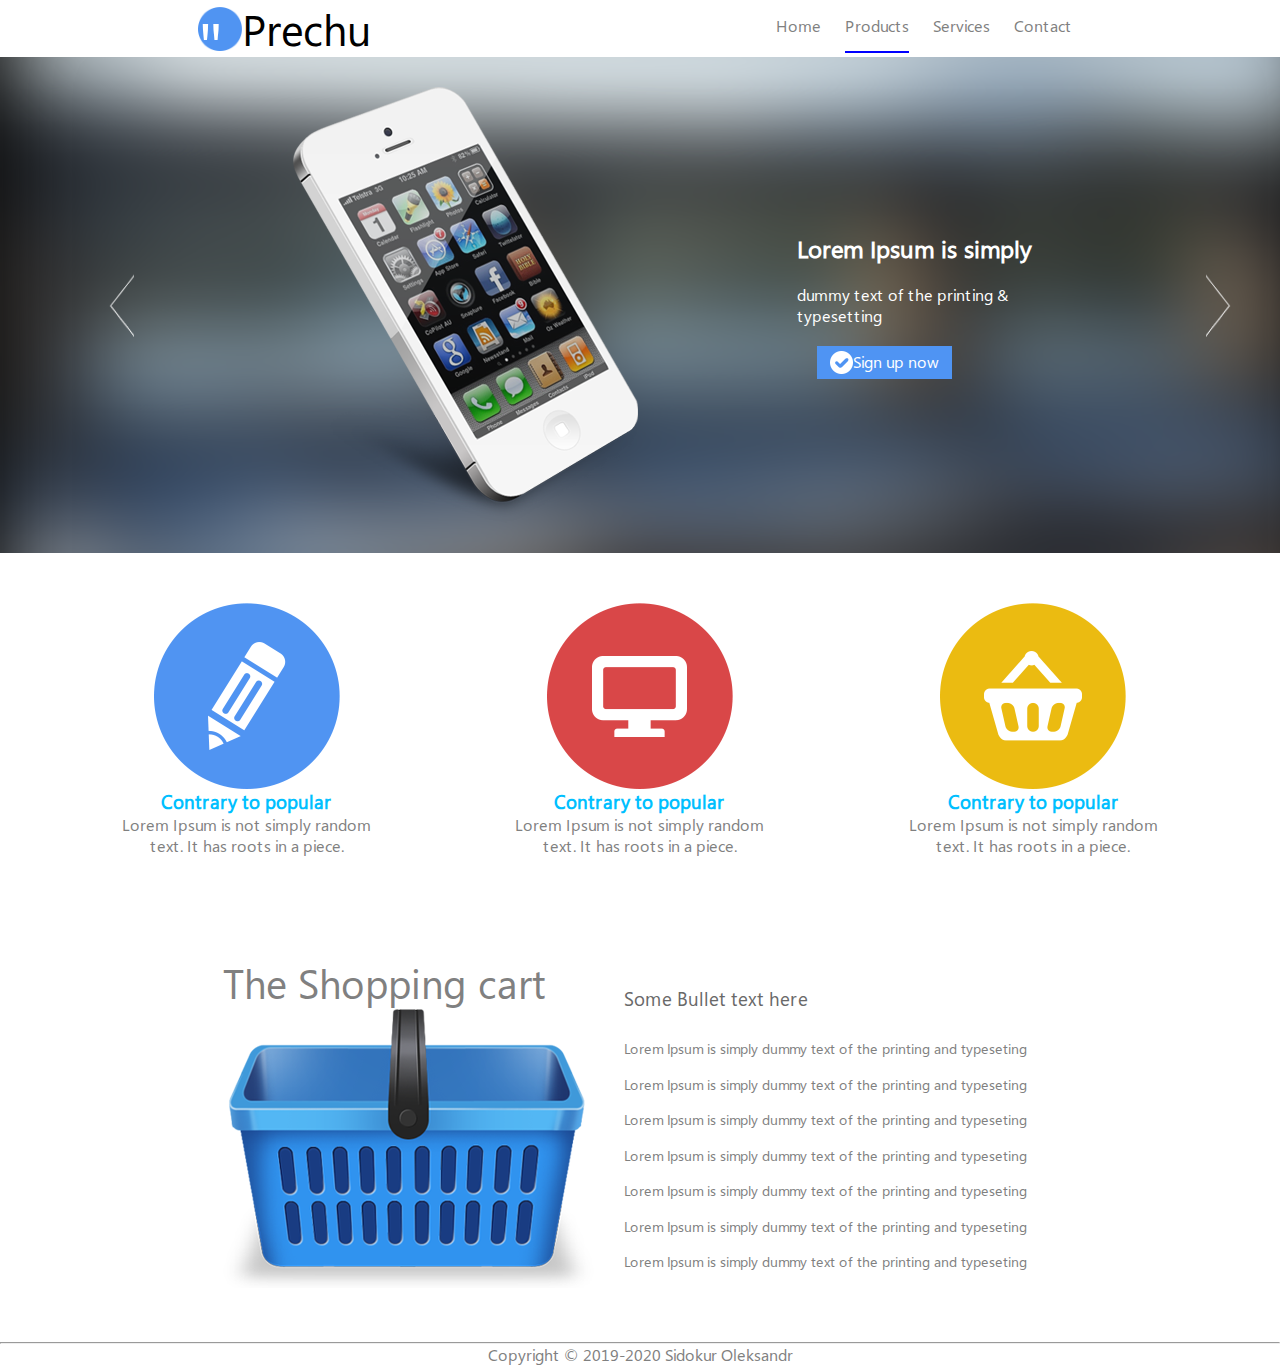
<file: index.html>
<!DOCTYPE html>
<html lang="en">
<head>
    <meta charset="UTF-8">
    <title>Perchu</title>
    <link href="css/style.css" type="text/css" rel="stylesheet">
    <link href="https://fonts.googleapis.com/css?family=Source+Sans+Pro&display=swap" rel="stylesheet">
</head>
<body>
<header class="head">
    <div class="head__logo">
        <div class="logo">"</div>
        <h1>Prechu</h1>
    </div>
    <nav>
        <ul class="menu">
            <li><a href="#">Home</a></li>
            <li><a class="menu__active" href="#">Products</a></li>
            <li><a href="#">Services</a></li>
            <li><a href="#">Contact</a></li>
        </ul>
    </nav>
</header>
<main>
    <div class="banner">
        <img src="img/arrowl.png" alt="next slide">
        <img src="img/banner2.png" alt="SmartPhone">
        <div class="banner__text">
            <h2 class="banner__text-header">Lorem Ipsum is simply</h2>
            <p>dummy text of the printing & typesetting</p>
            <div class="banner__text-btn">
                <img src="img/btn.png" alt="Sign up now">
                <p>Sign up now</p>
            </div>
        </div>
        <img src="img/arrow.png" alt="next slide">
    </div>

    <div class="col">

        <div class="col__item">
            <div class="col__item-img1">
                <img src="img/pen.png" alt="pen">
            </div>
            <h3 class="col__item-heading">Contrary to popular</h3>
            <p>Lorem Ipsum is not simply random text. It has roots in a piece.</p>
        </div>

        <div class="col__item">
            <div class="col__item-img2">
                <img src="img/comp.png" alt="comp">
            </div>
            <h3 class="col__item-heading">Contrary to popular</h3>
            <p>Lorem Ipsum is not simply random text. It has roots in a piece.</p>
        </div>

        <div class="col__item">
            <div class="col__item-img3">
                <img src="img/cart1.png" alt="Cart icon">
            </div>
            <h3 class="col__item-heading">Contrary to popular</h3>
            <p>Lorem Ipsum is not simply random text. It has roots in a piece.</p>
        </div>

    </div>


    <div class="container">
        <div class="container__other">
            <h2 class="container__other-heading">The Shopping cart</h2>
            <img class="container__other-img" src="img/cart.png" alt="Cart">
        </div>
        <div class="container__text">
            <h3 class="container__text-heading">Some Bullet text here</h3>
            <ul class="container__text-list">
                <li>Lorem Ipsum is simply dummy text of the printing and typeseting</li>
                <li>Lorem Ipsum is simply dummy text of the printing and typeseting</li>
                <li>Lorem Ipsum is simply dummy text of the printing and typeseting</li>
                <li>Lorem Ipsum is simply dummy text of the printing and typeseting</li>
                <li>Lorem Ipsum is simply dummy text of the printing and typeseting</li>
                <li>Lorem Ipsum is simply dummy text of the printing and typeseting</li>
                <li>Lorem Ipsum is simply dummy text of the printing and typeseting</li>
            </ul>
        </div>
    </div>
</main>
<footer>
    <hr>
    <p>Copyright &#169; 2019-2020 Sidokur Oleksandr</p>
</footer>
</body>
</html>
</file>
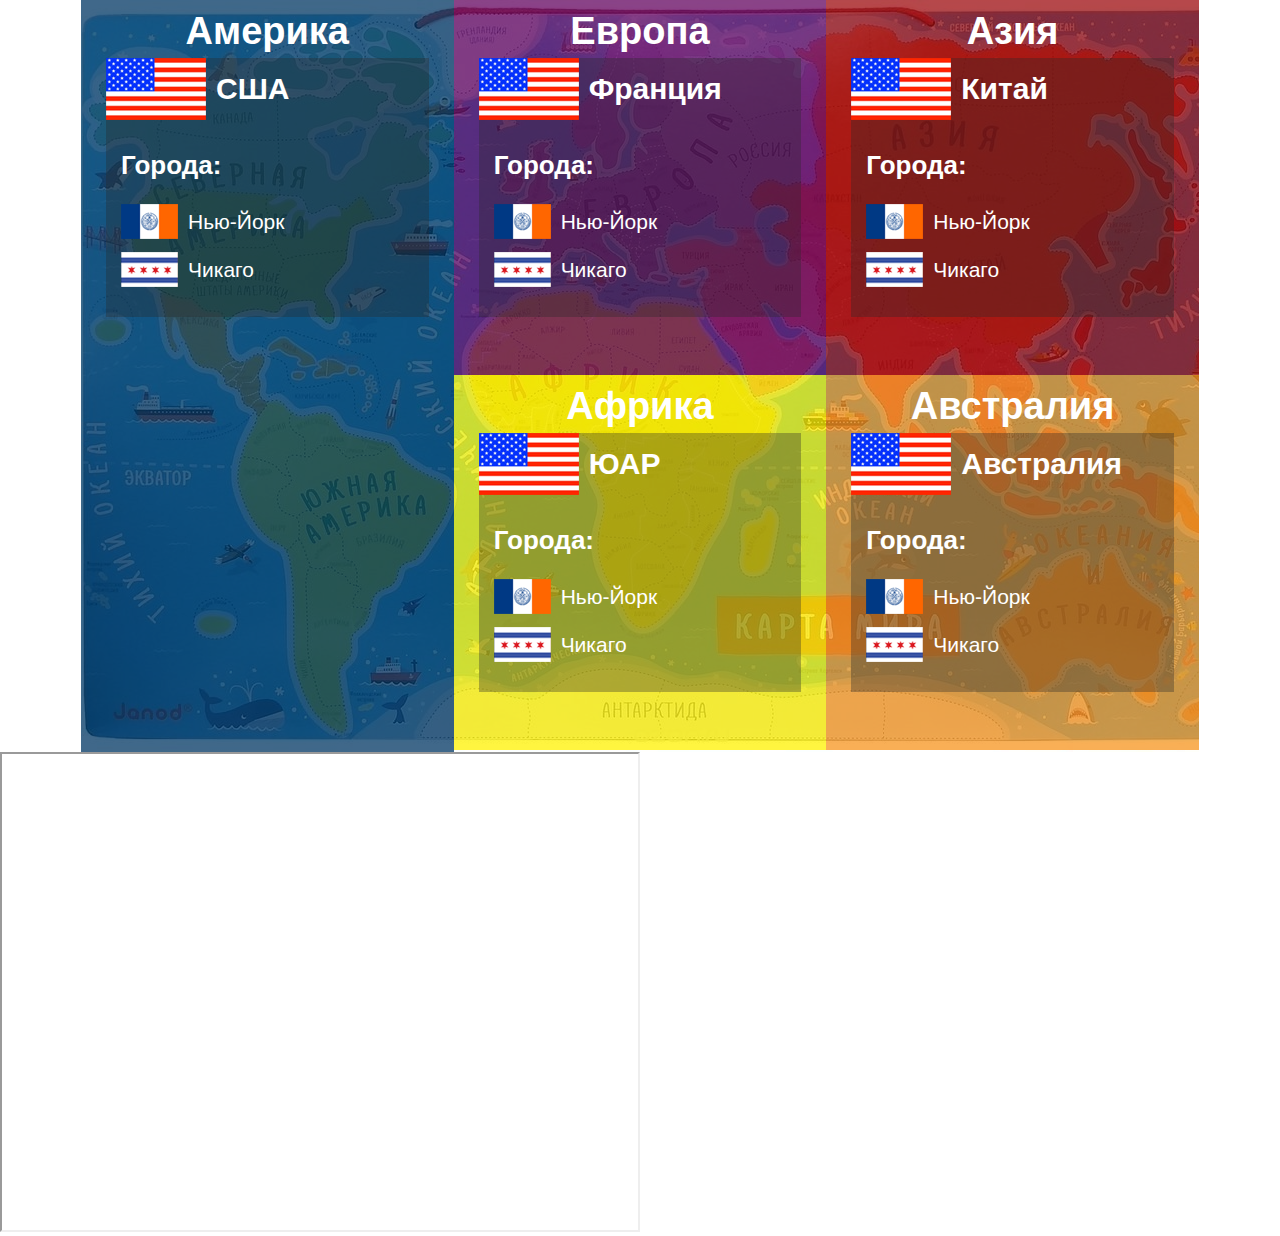
<file: BEM/index.html>
<!DOCTYPE html>
<html lang="ru">
<head>
    <meta charset="UTF-8">
    <title>BEM</title>
    <link rel="stylesheet" href="css/style.css">
</head>
<body>
    <div class="world">
        <div class="continent continent-red">
            <h2 class="continent__name">Азия</h2>
            <div class="continent__country">
                <div class="country">
                    <div class="country__symbols">
                        <img src="img/1.png" alt="Flag of USA">
                        <h3>Китай</h3>
                    </div>
                    <div class="country__cities">
                        <h4>Города:</h4>
                        <ul class="cities">
                            <li class="cities__item"><span>Нью-Йорк</span></li>
                            <li class="cities__item"><span>Чикаго</span></li>
                        </ul>
                    </div>
                </div>
            </div>
        </div>
        <div class="continent continent-orange">
            <h2 class="continent__name">Австралия</h2>
            <div class="continent__country">
                <div class="country">
                    <div class="country__symbols">
                        <img src="img/1.png" alt="Flag of USA">
                        <h3>Австралия</h3>
                    </div>
                    <div class="country__cities">
                        <h4>Города:</h4>
                        <ul class="cities">
                            <li class="cities__item"><span>Нью-Йорк</span></li>
                            <li class="cities__item"><span>Чикаго</span></li>
                        </ul>
                    </div>
                </div>
            </div>
        </div>
        <div class="continent continent-purple">
            <h2 class="continent__name">Европа</h2>
            <div class="continent__country">
                <div class="country">
                    <div class="country__symbols">
                        <img src="img/1.png" alt="Flag of USA">
                        <h3>Франция</h3>
                    </div>
                    <div class="country__cities">
                        <h4>Города:</h4>
                        <ul class="cities">
                            <li class="cities__item"><span>Нью-Йорк</span></li>
                            <li class="cities__item"><span>Чикаго</span></li>
                        </ul>
                    </div>
                </div>
            </div>
        </div>
        <div class="continent continent-yellow">
            <h2 class="continent__name">Африка</h2>
            <div class="continent__country">
                <div class="country">
                    <div class="country__symbols">
                        <img src="img/1.png" alt="Flag of USA">
                        <h3>ЮАР</h3>
                    </div>
                    <div class="country__cities">
                        <h4>Города:</h4>
                        <ul class="cities">
                            <li class="cities__item"><span>Нью-Йорк</span></li>
                            <li class="cities__item"><span>Чикаго</span></li>
                        </ul>
                    </div>
                </div>
            </div>
        </div>
        <div class="continent">
            <h2 class="continent__name">Америка</h2>
            <div class="continent__country">
                <div class="country">
                    <div class="country__symbols">
                        <img src="img/1.png" alt="Flag of USA">
                        <h3>США</h3>
                    </div>
                    <div class="country__cities">
                        <h4>Города:</h4>
                        <ul class="cities">
                            <li class="cities__item"><span>Нью-Йорк</span></li>
                            <li class="cities__item"><span>Чикаго</span></li>
                        </ul>
                    </div>
                </div>
            </div>
        </div>
    </div>
	<iframe src="https://www.google.com/maps/d/embed?mid=1xYs1CTxFFXMa4k2S4D_gG0jbe1tbFlLW" width="640" height="480"></iframe>
</body>
</html>
</file>
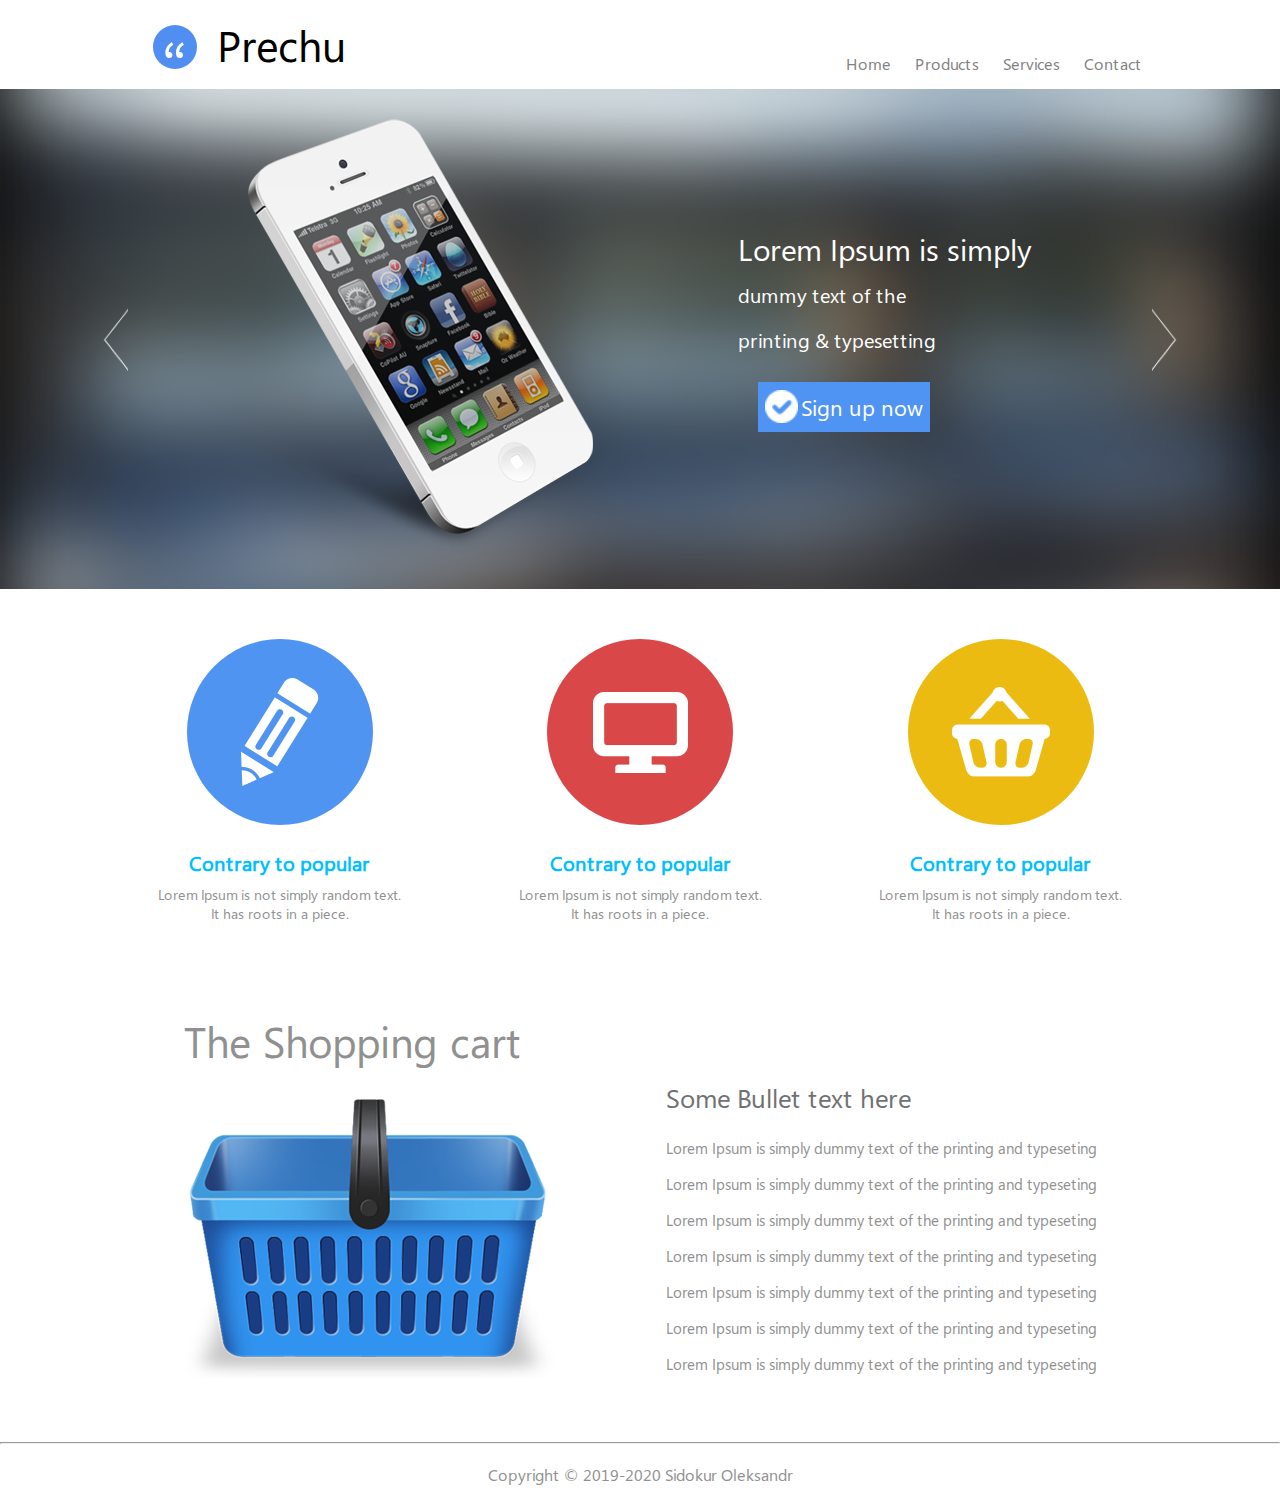
<file: HomeWork1-2/index.html>
<!DOCTYPE html>
<html lang="en">
<head>
    <meta charset="UTF-8">
    <title>Perchu</title>
    <meta name="viewport" content="width=device-width, initial-scale=1">
    <link href="css/style.css" type="text/css" rel="stylesheet">
    <link href="https://fonts.googleapis.com/css?family=Source+Sans+Pro&display=swap" rel="stylesheet">
</head>
<body>

    <header class="head container">
        <div class="head__logo">
            <div class="logo">&#8220;</div>
            <h1>Prechu</h1>
        </div>
        <nav>
            <ul class="menu">
                <li><a href="#">Home</a></li>
                <li><a class="menu__active" href="#">Products</a></li>
                <li><a href="#">Services</a></li>
                <li><a href="#">Contact</a></li>
            </ul>
            <div class="MobileMenu">
                <svg>
                    <line x1="10" y1="12.5" x2="50" y2="12.5"/>
                    <line x1="10" y1="22.5" x2="50" y2="22.5"/>
                    <line x1="10" y1="32.5" x2="50" y2="32.5"/>
                </svg>
            </div>
        </nav>
    </header>

<main>
    <div class="banner">
        <div class="container">

            <div class="banner__content">
                <img src="img/arrowl.png" alt="next slide" class="banner__arrow">
                <div class="banner__img"><img src="img/banner2.png" alt="SmartPhone"></div>
                <div class="bannerRight">
                    <h2 class="banner__header">Lorem Ipsum is simply</h2>
                    <p class="banner__text">dummy text of the printing & typesetting</p>
                    <div class="btn" >
                        <img src="img/btn.png" alt="Sign up now" class="btn__sign">
                        <p>Sign up now</p>
                    </div>
                </div>
                <img src="img/arrow.png" alt="next slide" class="banner__arrow">
            </div>
        </div>
    </div>

    <div class="container">
        <div class="col">

            <div class="col__item">
                <div class="col__img col__img-blue">
                    <img src="img/pen.png" alt="pen">
                </div>
                <div class="col__content">
                    <h3 class="col__heading ">Contrary to popular</h3>
                    <p class="col__text">Lorem Ipsum is not simply random text. It has roots in a piece.</p>
                </div>
            </div>

            <div class="col__item">
                <div class="col__img col__img-red">
                    <img src="img/comp.png" alt="computer iconbanner">
                </div>
                <div class="col__content">
                    <h3 class="col__heading">Contrary to popular</h3>
                    <p class="col__text">Lorem Ipsum is not simply random text. It has roots in a piece.</p>
                </div>
            </div>

            <div class="col__item">
                <div class="col__img col__img-orange">
                    <img src="img/cart1.png" alt="Cart icon">
                </div>
                <div class="col__content">
                    <h3 class="col__heading">Contrary to popular</h3>
                    <p class="col__text">Lorem Ipsum is not simply random text. It has roots in a piece.</p>
                </div>
            </div>
        </div>

    </div>


    <div class="container">
        <div class="cart">
            <div class="cart__other">
                <h2 class="cart__heading">The Shopping cart</h2>
                <img src="img/cart.png" alt="Cart" class="cart__img">
            </div>
            <div class="cart__text">
                <h3 class="text__heading">Some Bullet text here</h3>
                <ul class="text__list">
                    <li class="list__item">Lorem Ipsum is simply dummy text of the printing and typeseting</li>
                    <li class="list__item">Lorem Ipsum is simply dummy text of the printing and typeseting</li>
                    <li class="list__item">Lorem Ipsum is simply dummy text of the printing and typeseting</li>
                    <li class="list__item">Lorem Ipsum is simply dummy text of the printing and typeseting</li>
                    <li class="list__item">Lorem Ipsum is simply dummy text of the printing and typeseting</li>
                    <li class="list__item">Lorem Ipsum is simply dummy text of the printing and typeseting</li>
                    <li class="list__item">Lorem Ipsum is simply dummy text of the printing and typeseting</li>
                </ul>
            </div>
        </div>
    </div>
</main>
<footer>
    <hr>
    <p class="copy">Copyright &#169; 2019-2020 Sidokur Oleksandr</p>
</footer>
</body>
</html>
</file>
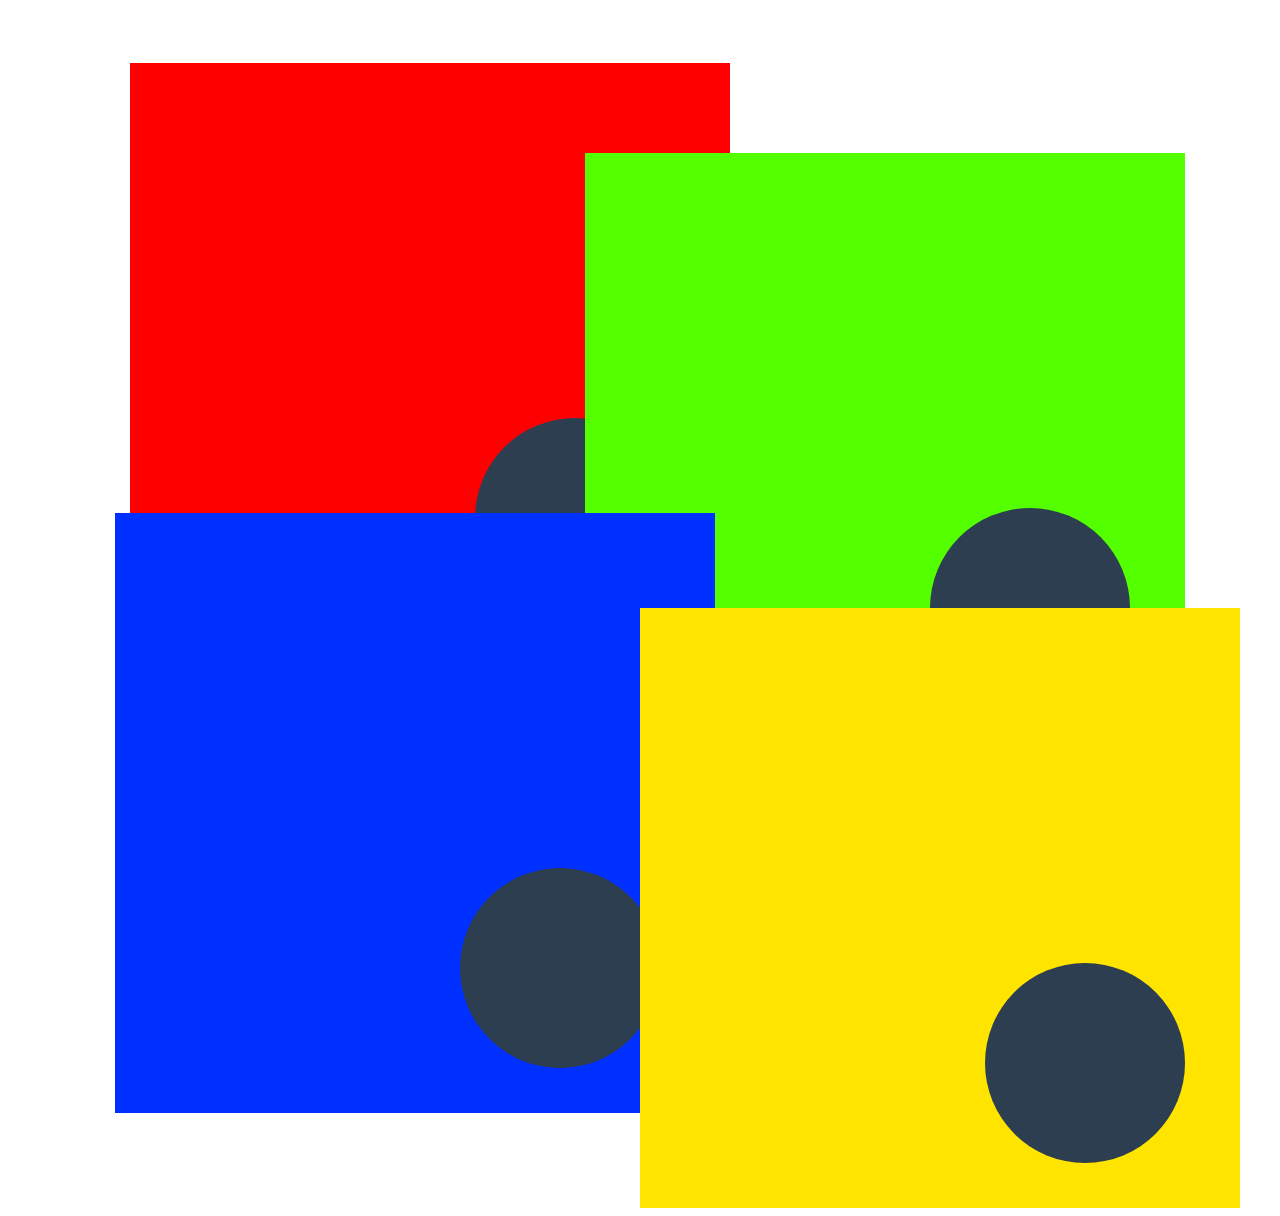
<file: HomeWork3.1/index.html>
<!DOCTYPE html>
<html lang="en">
    <head>
        <meta charset="UTF-8">
        <title>HW#3 Hover</title>
        <link rel="stylesheet" href="css/style.css">
        <meta name="viewport" content="width=device-width, initial-scale=1">
    </head>
    <body>
            <div class="boxes">
                <div class="boxes__box boxes__box-red">
                    <svg width="200" height="200">
                        <circle cx="100" cy="100" r="100"   />
                        <line x1="100" y1="20" x2="100" y2="180" />
                        <line y1="100" x1="20" y2="100" x2="180" />
                    </svg>
                </div>
                <div class="boxes__box boxes__box-green">
                    <svg width="200" height="200">
                        <circle cx="100" cy="100" r="100"   />
                        <line x1="100" y1="20" x2="100" y2="180" />
                        <line y1="100" x1="20" y2="100" x2="180" />
                    </svg>
                </div>
                <div class="boxes__box boxes__box-blue">
                    <svg width="200" height="200">
                        <circle cx="100" cy="100" r="100"   />
                        <line x1="100" y1="20" x2="100" y2="180" />
                        <line y1="100" x1="20" y2="100" x2="180" />
                    </svg>
                </div>
                <div class="boxes__box boxes__box-yellow">
                    <svg width="200" height="200">
                        <circle cx="100" cy="100" r="100"   />
                        <line x1="100" y1="20" x2="100" y2="180" />
                        <line y1="100" x1="20" y2="100" x2="180" />
                    </svg>
                </div>
            </div>
    </body>
</html>
</file>
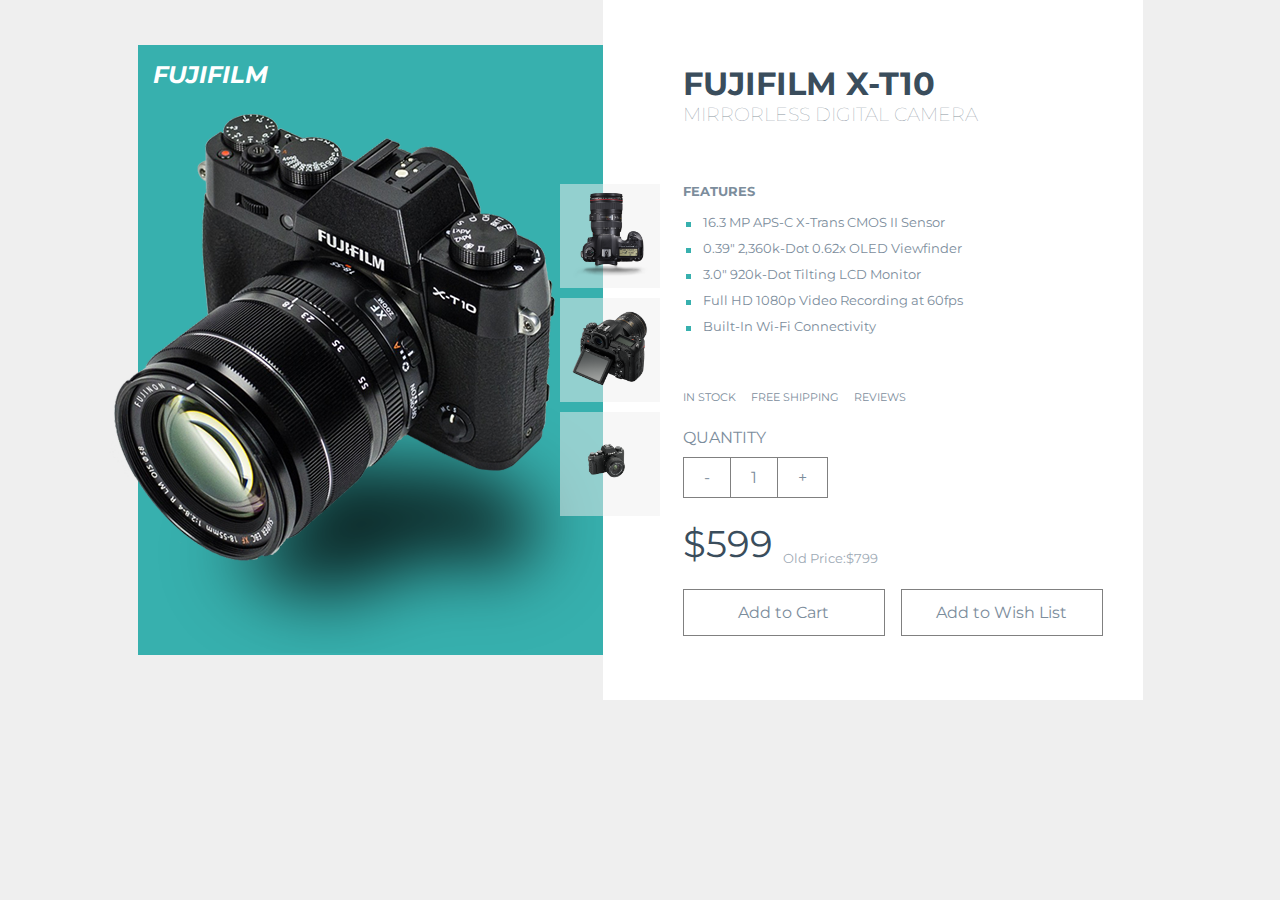
<file: Homework3.2/index.html>
<!DOCTYPE html>
<html lang="en">
<head>
    <meta charset="UTF-8">
    <title>Product Card</title>
    <link href="https://fonts.googleapis.com/css?family=Montserrat:300,400,700i&display=swap" rel="stylesheet">
    <link href="css/style.css" rel="stylesheet">
    <meta name="viewport" content="width=device-width, initial-scale=1">
</head>
<body>
    <div class="container">

        <div class="product">
            <h2 class="product__heading">FUJIFILM </h2>
            <div class="product__images">
                <img class="product__img" src="img/camera.png" alt="Camera">
            </div>
        </div>

        <div class="gallery">
            <div class="gallery__img">
                <img src="img/camera-top.png" alt="camera top view" class="img__view">
            </div>
            <div class="gallery__img">
                <img src="img/camera-back.png" alt="camera rear view" class="img__view">
            </div>
            <div class="gallery__img">
                <img src="img/camera-right.png" alt="camera view from the right" class="img__view">
            </div>

        </div>

        <div class="info">
            <section class="info__heading">
                <h1 class="heading__1">FUJIFILM X-T10 </h1>
                <h3 class="heading__2">MIRRORLESS DIGITAL CAMERA</h3>
            </section>
            <section class="info__features">
                <h4 class="features__heading">FEATURES</h4>
                <ul class="info__list">
                    <li class="list__item">16.3 MP APS-C X-Trans CMOS II Sensor</li>
                    <li class="list__item">0.39" 2,360k-Dot 0.62x OLED Viewfinder</li>
                    <li class="list__item">3.0" 920k-Dot Tilting LCD Monitor</li>
                    <li class="list__item">Full HD 1080p Video Recording at 60fps</li>
                    <li class="list__item">Built-In Wi-Fi Connectivity</li>
                </ul>
            </section>
            <section class="info__interact">
                <ul class="info__links">
                    <li><a class="info__link" href="#">IN STOCK</a></li>
                    <li><a class="info__link" href="#">FREE SHIPPING</a></li>
                    <li><a class="info__link" href="#">REVIEWS</a></li>
                </ul>
                <div>
                    <p>QUANTITY</p>
                    <div class="info__quantity">
                        <a href="#" class="info__btn">-</a>
                        <a href="#" class="info__btn">1</a>
                        <a href="#" class="info__btn">+</a>
                    </div>
                </div>
                <div class="info__price">
                    <p class="price__current">$599</p>
                    <p class="price__old">Old Price:$799</p>
                </div>
                <div class="info__buttons">
                   <a class="button__link" href="#">Add to Cart</a>
                   <a class="button__link" href="#">Add to Wish List</a>
                </div>
            </section>
        </div>
    </div>
</body>
</html>
</file>
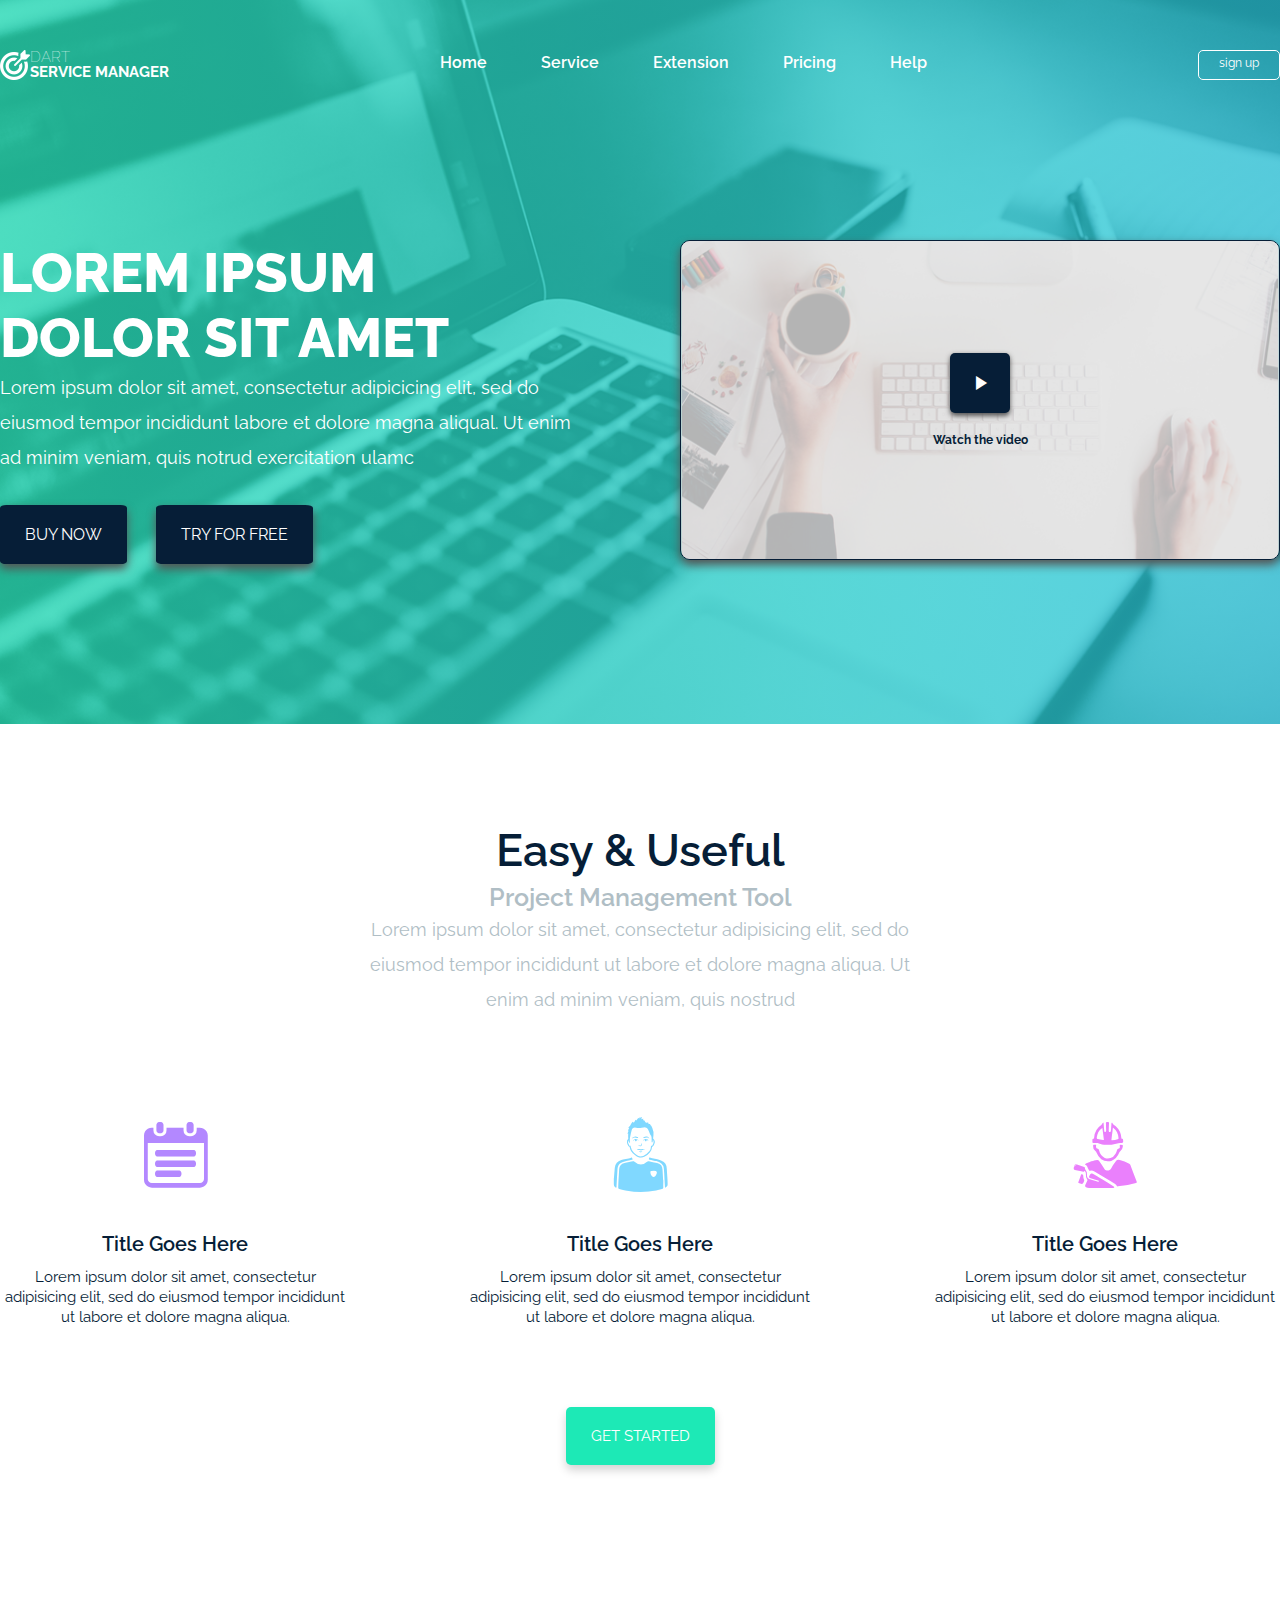
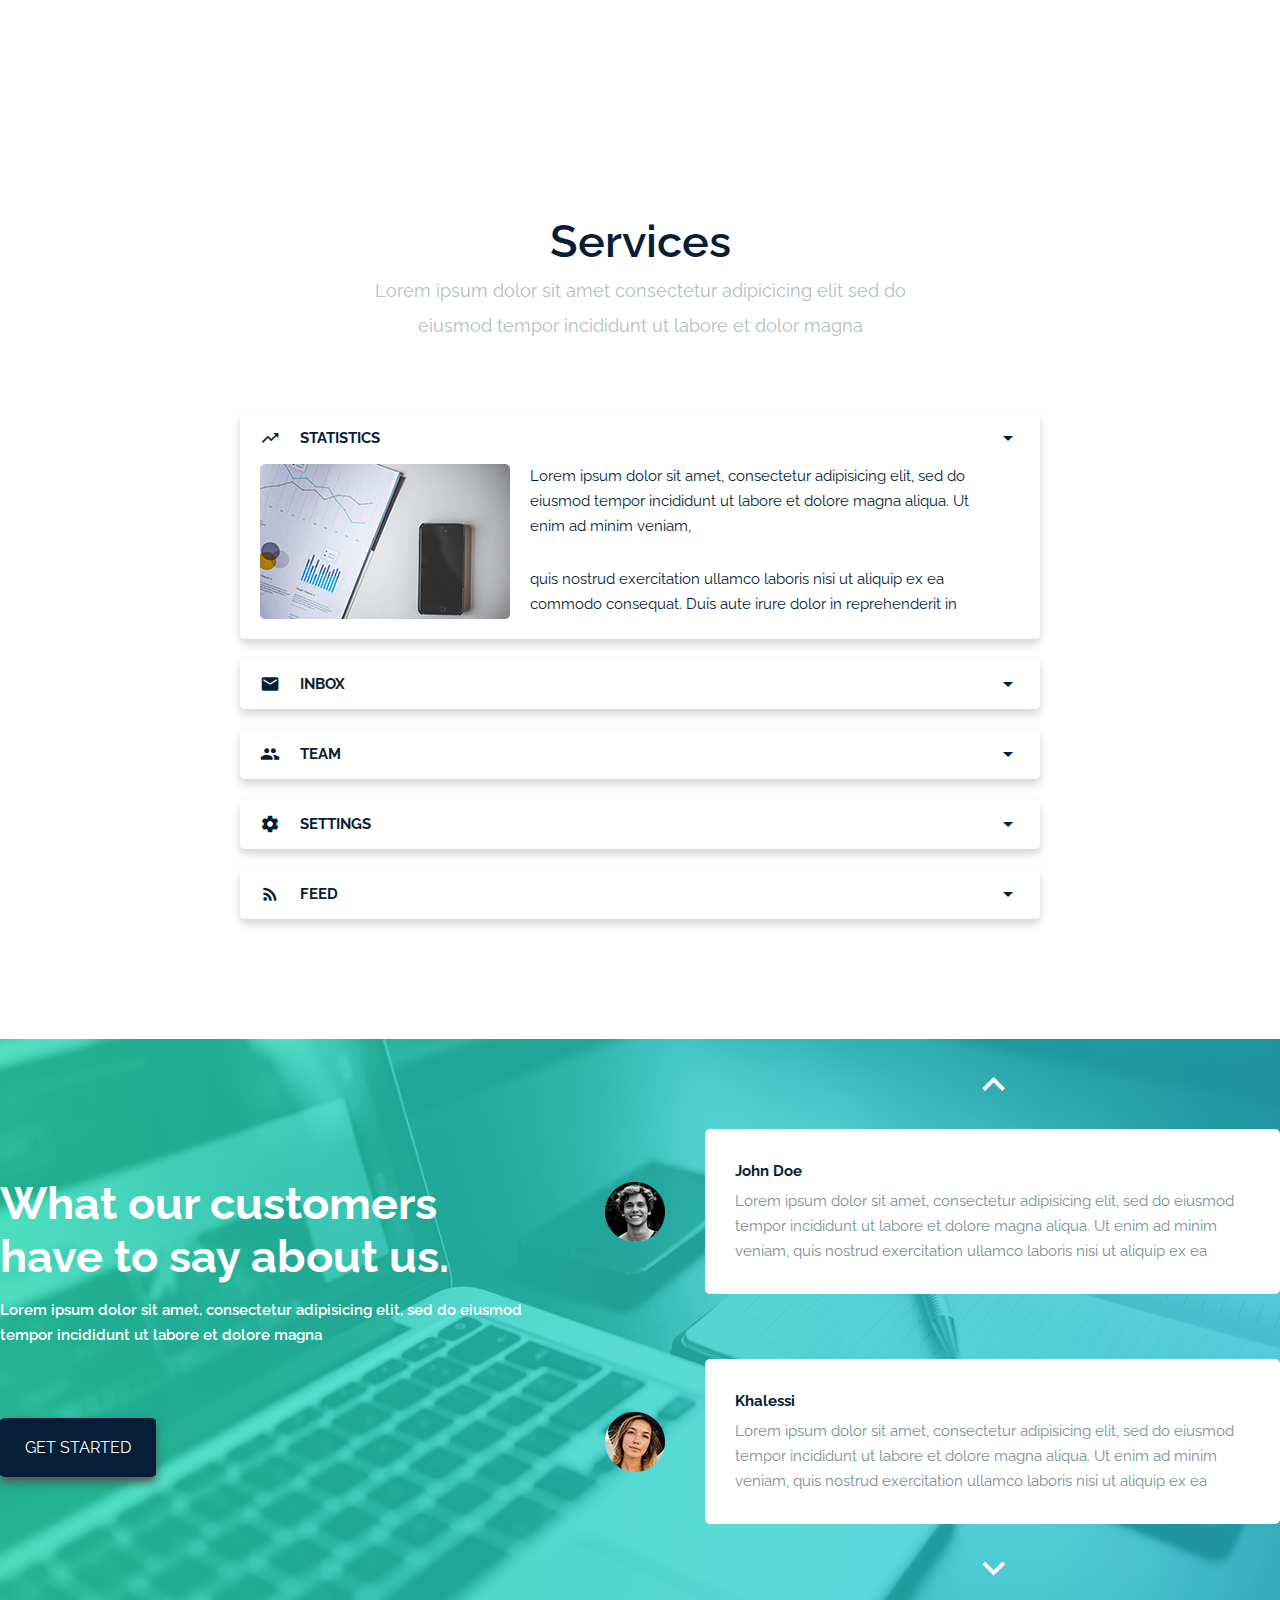
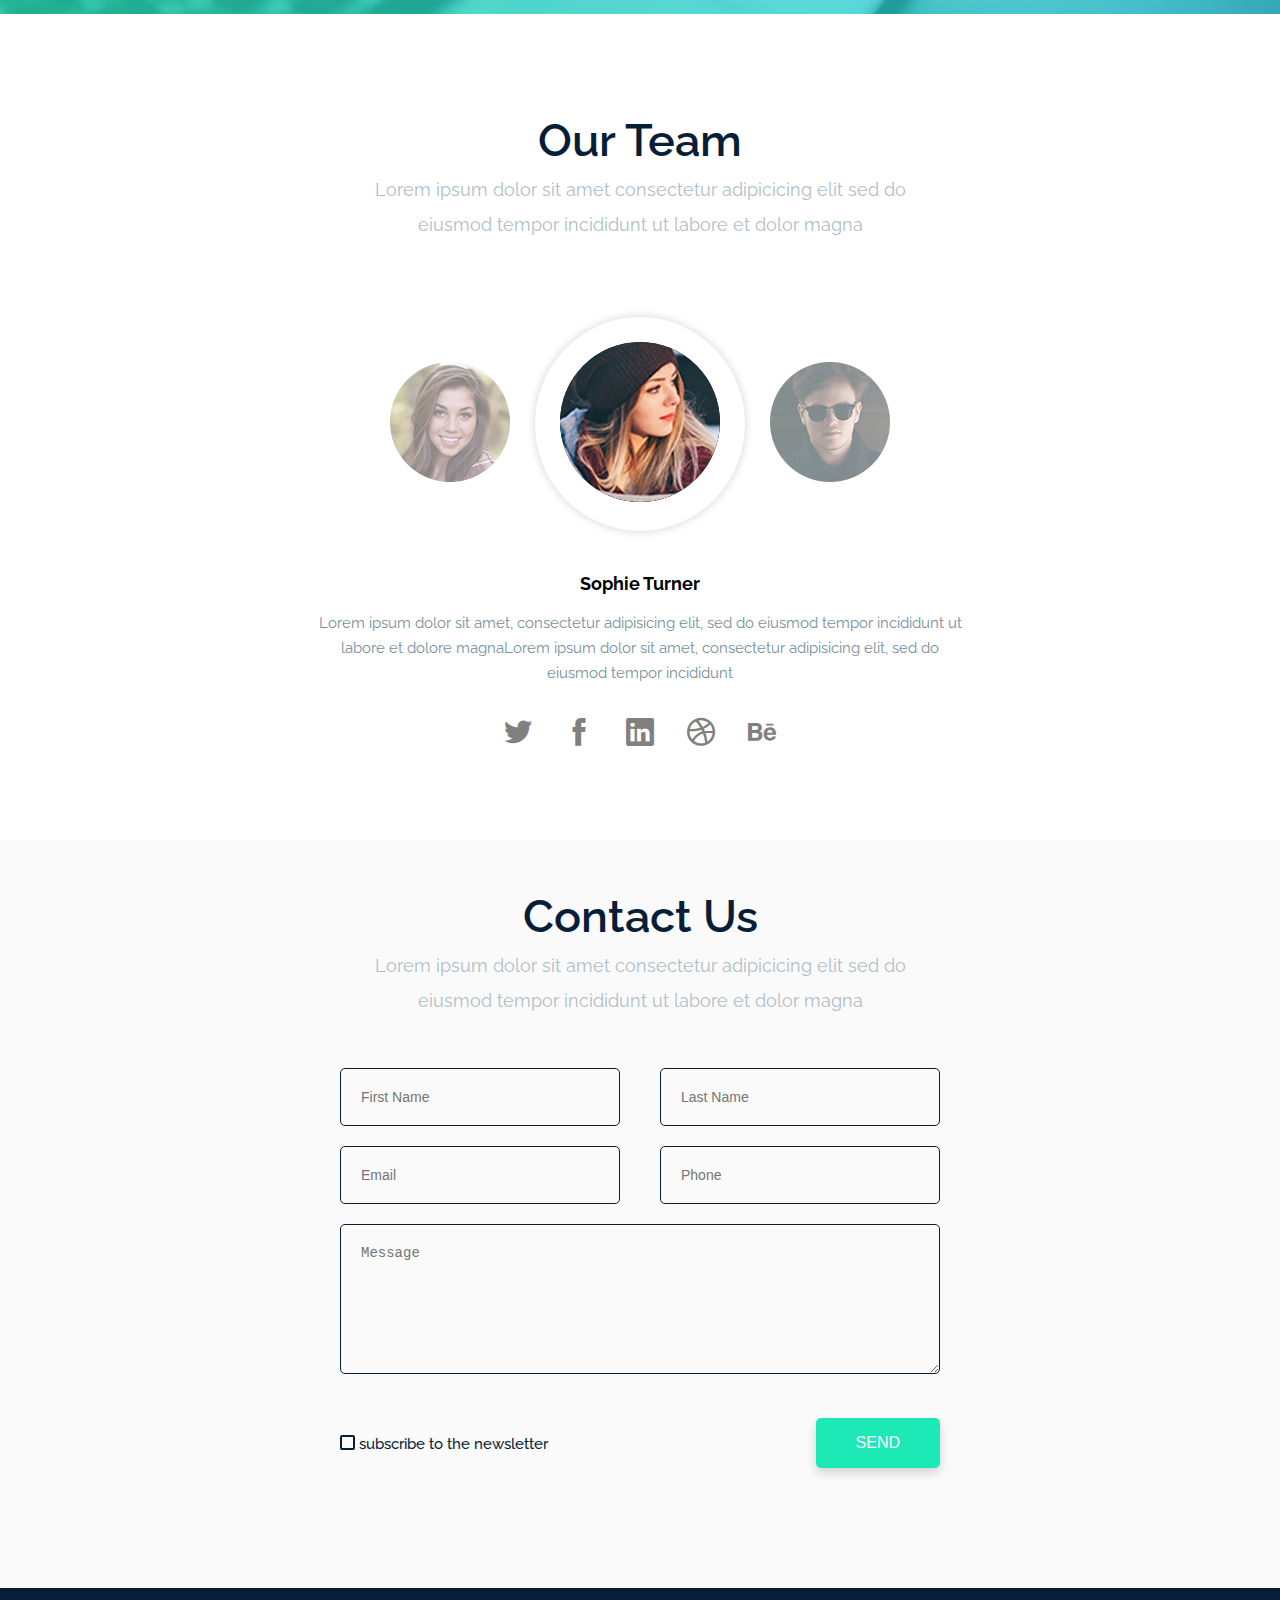
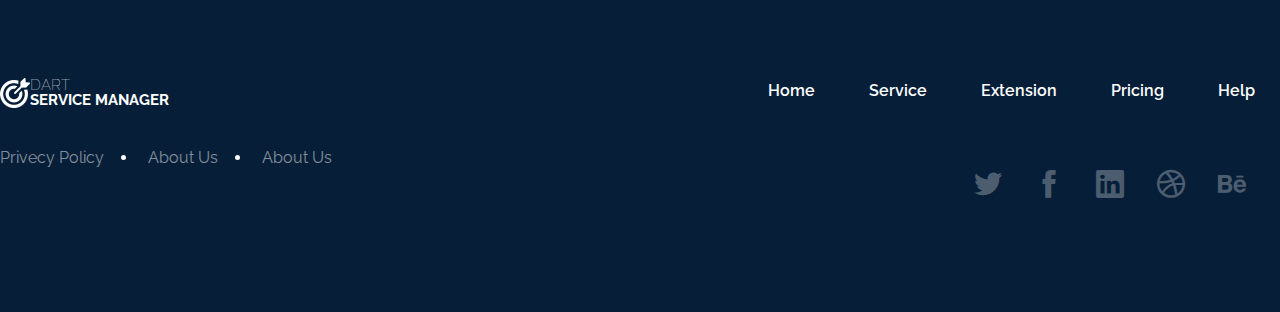
<file: Homework4/index.html>
<!DOCTYPE HTML>
<html lang="en">
<head>
	<title>Dart</title>
	<meta charset="utf-8" >
    <meta name="viewport" content="width=device-width, initial-scale=1">
	<link href="https://fonts.googleapis.com/css?family=Raleway:400,500,600,700,800&display=swap" rel="stylesheet">
	<link href="https://fonts.googleapis.com/icon?family=Material+Icons"
		  rel="stylesheet">
    <link rel="stylesheet" type="text/css" href="css/animate.css">
    <link rel="stylesheet" type="text/css" href="css/icofont.min.css">
	<link type="text/css" href="css/style.css" rel="stylesheet">
</head>
<body>
    <div class="block1 animated wow bounceInDown">
        <div class="container">
            <header>
                <div class="logo">
                    <img src="img/Dart.png" alt="logo target"/>
                    <div class="logo__heading">
                        <h5 class="logo__header">DART</h5>
                        <p class="logo__subHeader">SERVICE MANAGER</p>
                    </div>
                </div>
                <nav class="primaryMenu">
                    <div class="mobileMenu">
                        <svg>
                            <line x1="10" y1="12.5" x2="50" y2="12.5"/>
                            <line x1="10" y1="22.5" x2="50" y2="22.5"/>
                            <line x1="10" y1="32.5" x2="50" y2="32.5"/>
                        </svg>
                    </div>
                    <ul class="menu">
                        <li class="menu__item"><a href="#">Home</a></li>
                        <li class="menu__item"><a href="#">Service</a></li>
                        <li class="menu__item"><a href="#">Extension</a></li>
                        <li class="menu__item"><a href="#">Pricing</a></li>
                        <li class="menu__item"><a href="#">Help</a></li>

                    </ul>

                </nav>
                <div class="block1__btn">sign up</div>
            </header>

            <div class="block1__main">
                <div class="main__left">
                    <h1>LOREM IPSUM DOLOR SIT AMET</h1>
                    <p class="block1__text">Lorem ipsum dolor sit amet, consectetur adipicicing elit, sed do eiusmod
                        tempor
                        incididunt labore et dolore magna aliqual. Ut enim ad minim veniam, quis notrud exercitation
                        ulamc</p>
                    <div class="buttons">
                        <div class="buttons__btn">BUY NOW</div>
                        <div class="buttons__btn">TRY FOR FREE</div>
                    </div>
                </div>

                <div class="block1__video">
                    <video>Your browser does not support the video.</video>
                    <div class="video">
                        <div class="video__btn">
                            <i class="material-icons">play_arrow</i>
                        </div>
                        <div class="video__text">Watch the video</div>
                    </div>
                </div>
            </div>
        </div>
    </div>
    <div class="block2">
        <div class="container">
            <div class="heading">
                <h2 class="heading__header">Easy & Useful</h2>
                <h3 class="heading__secondary">Project Management Tool</h3>
                <p class="heading__text">Lorem ipsum dolor sit amet, consectetur adipisicing elit, sed do eiusmod tempor
                    incididunt ut labore et dolore magna aliqua. Ut enim ad minim veniam, quis nostrud </p>
            </div>
            <div class="block2__cols">
                <div class="col">
                    <i class="col__icon col__icon-purple icofont-tasks-alt icofont-5x"></i>
                    <h4 class="col__heading">Title Goes Here</h4>
                    <p class="col__text">Lorem ipsum dolor sit amet, consectetur adipisicing elit, sed do eiusmod tempor
                        incididunt ut labore
                        et dolore magna aliqua.</p>
                </div>
                <div class="col">
                    <i class="col__icon col__icon-blue icofont-team icofont-5x"></i>
                    <h4 class="col__heading">Title Goes Here</h4>
                    <p class="col__text">Lorem ipsum dolor sit amet, consectetur adipisicing elit, sed do eiusmod tempor
                        incididunt ut labore
                        et dolore magna aliqua.</p>
                </div>
                <div class="col">
                    <i class="col__icon col__icon-pink icofont-worker icofont-5x"></i>
                    <h4 class="col__heading">Title Goes Here</h4>
                    <p class="col__text">Lorem ipsum dolor sit amet, consectetur adipisicing elit, sed do eiusmod tempor
                        incididunt ut labore
                        et dolore magna aliqua.</p>
                </div>
            </div>
            <div class="greenBtn">GET STARTED</div>
        </div>
    </div>
    <div class="counts animated bounceInRight wow">
        <div class="counts__item counts__item-lightblue">
            <i class="material-icons">business</i>
            <p class="counts__text">12000+ Business</p>
        </div>
        <div class="counts__item counts__item-blue">
            <i class="material-icons">get_app</i>
            <p class="counts__text">60000+ Downloads</p>
        </div>
        <div class="counts__item counts__item-purple">
            <i class="material-icons">person</i>
            <p class="counts__text">30000+ Free Installs</p>
        </div>
        <div class="counts__item counts__item-pink">
            <i class="material-icons">get_app</i>
            <p class="counts__text">40000+ Pro Users</p>
        </div>
    </div>
    <div class="services">
        <div class="heading">
            <h2 class="heading__header">Services</h2>
            <p class="heading__text">Lorem ipsum dolor sit amet consectetur adipicicing elit sed do eiusmod tempor
                incididunt ut labore et dolor magna</p>
        </div>
        <div class="services__list">
            <div class="list__item list__item-active">
                <div class="item__header">
                    <div class="header__left"><i class="material-icons">trending_up</i><h4>STATISTICS</h4></div>
                    <i class="material-icons">arrow_drop_down</i>
                </div>
                <div class="item__main">
                    <div class="main__img"><img src="img/black-iphone.png" alt="calculating" /></div>
                    <div class="main__text">
                        <p>Lorem ipsum dolor sit amet, consectetur adipisicing elit, sed do eiusmod tempor incididunt ut labore et dolore magna aliqua. Ut enim ad minim veniam,</p>
                        <p>quis nostrud exercitation ullamco laboris nisi ut aliquip ex ea commodo consequat. Duis aute
                            irure dolor in reprehenderit in</p>
                    </div>
                </div>
            </div>
            <div class="list__item">
                <div class="item__header">
                    <div class="header__left"><i class="material-icons">mail</i><h4>INBOX</h4></div>
                    <i class="material-icons">arrow_drop_down</i>
                </div>
                <div class="item__main">
                    <div class="main__img"><img src="img/black-iphone.png" alt="calculating" /></div>
                    <div class="main__text">
                        <p>Lorem ipsum dolor sit amet, consectetur adipisicing elit, sed do eiusmod tempor incididunt ut labore et dolore magna aliqua. Ut enim ad minim veniam,</p>
                        <p>quis nostrud exercitation ullamco laboris nisi ut aliquip ex ea commodo consequat. Duis aute
                            irure dolor in reprehenderit in</p>
                    </div>
                </div>
            </div>
            <div class="list__item">
                <div class="item__header">
                    <div class="header__left"><i class="material-icons">group</i><h4>TEAM</h4></div>
                    <i class="material-icons">arrow_drop_down</i>
                </div>
                <div class="item__main">
                    <div class="main__img"><img src="img/black-iphone.png" alt="calculating" /></div>
                    <div class="main__text">
                        <p>Lorem ipsum dolor sit amet, consectetur adipisicing elit, sed do eiusmod tempor incididunt ut labore et dolore magna aliqua. Ut enim ad minim veniam,</p>
                        <p>quis nostrud exercitation ullamco laboris nisi ut aliquip ex ea commodo consequat. Duis aute
                            irure dolor in reprehenderit in</p>
                    </div>
                </div>
            </div>
            <div class="list__item">
                <div class="item__header">
                    <div class="header__left"><i class="material-icons">settings</i><h4>SETTINGS</h4></div>
                    <i class="material-icons">arrow_drop_down</i>
                </div>
                <div class="item__main">
                    <div class="main__img"><img src="img/black-iphone.png" alt="calculating" /></div>
                    <div class="main__text">
                        <p>Lorem ipsum dolor sit amet, consectetur adipisicing elit, sed do eiusmod tempor incididunt ut labore et dolore magna aliqua. Ut enim ad minim veniam,</p>
                        <p>quis nostrud exercitation ullamco laboris nisi ut aliquip ex ea commodo consequat. Duis aute
                            irure dolor in reprehenderit in</p>
                    </div>
                </div>
            </div>
            <div class="list__item">
                <div class="item__header">
                    <div class="header__left"><i class="material-icons">rss_feed</i><h4>FEED</h4></div>
                    <i class="material-icons">arrow_drop_down</i>
                </div>
                <div class="item__main">
                    <div class="main__img"><img src="img/black-iphone.png" alt="calculating" /></div>
                    <div class="main__text">
                        <p>Lorem ipsum dolor sit amet, consectetur adipisicing elit, sed do eiusmod tempor incididunt ut labore et dolore magna aliqua. Ut enim ad minim veniam,</p>
                        <p>quis nostrud exercitation ullamco laboris nisi ut aliquip ex ea commodo consequat. Duis aute
                            irure dolor in reprehenderit in</p>
                    </div>
                </div>
            </div>
        </div>
    </div>
    <div class="comments">
        <div class="container">
            <div class="comments__left">
                <h2 class="comments__heading">What our customers have to say about us.</h2>
                <p class="comments__text">Lorem ipsum dolor sit amet, consectetur adipisicing elit, sed do eiusmod
                    tempor incididunt ut labore et dolore magna</p>
                <div class="buttons">
                    <div class="buttons__btn">GET STARTED</div>
                </div>
            </div>
            <div class="comments__right">
                <div class="right__quotes">
                    <i class="material-icons">keyboard_arrow_up</i>
                    <div class="quotes__item">
                        <img src="img/avatar1.png" alt="John Doe avatar">
                        <div class="quote">
                            <h4>John Doe</h4>
                            <p>Lorem ipsum dolor sit amet, consectetur adipisicing elit, sed do eiusmod tempor
                                incididunt ut
                                labore et dolore magna aliqua. Ut enim ad minim veniam, quis nostrud exercitation
                                ullamco
                                laboris nisi ut aliquip ex ea</p>
                        </div>
                    </div>
                    <div class="quotes__item">
                        <img src="img/avatar2.png" alt="Khalessi avatar">
                        <div class="quote">
                            <h4>Khalessi</h4>
                            <p>Lorem ipsum dolor sit amet, consectetur adipisicing elit, sed do eiusmod tempor
                                incididunt ut labore et dolore magna aliqua. Ut enim ad minim veniam, quis nostrud
                                exercitation ullamco laboris nisi ut aliquip ex ea</p>
                        </div>
                    </div>
                    <i class="material-icons">keyboard_arrow_down</i>
                </div>
            </div>
        </div>
    </div>
    <div class="ourTeam">

        <div class="container">
            <div class="heading">
                <h2 class="heading__header">Our Team</h2>
                <p class="heading__text">Lorem ipsum dolor sit amet consectetur adipicicing elit sed do eiusmod tempor
                    incididunt ut labore et dolor magna</p>
            </div>
            <div class="profile">
                <div class="profile__photo">
                    <div class="photoBack"><img src="img/avatar4.png" alt=" "></div>
                    <div class="photo"><img src="img/avatar5.png" alt=" "></div>
                    <div class="photoBack"><img src="img/avatar3.png" alt=" "></div>
                </div>
                <div class="profile__details">
                    <h4 class="details__name">Sophie Turner</h4>
                    <p class="details__text">Lorem ipsum dolor sit amet, consectetur adipisicing elit, sed do eiusmod
                        tempor incididunt ut labore et dolore magnaLorem ipsum dolor sit amet, consectetur adipisicing
                        elit, sed do eiusmod tempor incididunt </p>
                </div>
            </div>
            <div class="social">
                <i class="icofont-twitter icofont-2x"></i>
                <i class="icofont-facebook icofont-2x"></i>
                <i class="icofont-linkedin icofont-2x"></i>
                <i class="icofont-dribbble icofont-2x"></i>
                <i class="icofont-behance icofont-2x"></i>
            </div>
        </div>
    </div>
    <div class="contact">

        <div class="heading">
            <h2 class="heading__header">Contact Us</h2>
            <p class="heading__text">Lorem ipsum dolor sit amet consectetur adipicicing elit sed do eiusmod tempor
                incididunt ut labore et dolor magna</p>
        </div>
        <form action="#">
            <fieldset>
                <legend>Contact Us</legend>
                <div class="contact__block">
                    <label><input class="contact__input" type="text" name="Fname" placeholder="First Name"></label>
                    <label><input class="contact__input" type="text" name="Lname" placeholder="Last Name"></label>
                    <label><input class="contact__input" type="email" name="e-mail" placeholder="Email"></label>
                    <label><input class="contact__input" type="number" name="phone" placeholder="Phone"></label>
                </div>
                <label><textarea class="contact__input" name="message" placeholder="Message"></textarea></label>
                <div class="contact__block">
                    <label><input type="checkbox" name="subscribe"><span class="material-icons">check</span> <span>subscribe to the newsletter</span></label>
                    <input class="greenBtn" type="submit" value="SEND">
                </div>
            </fieldset>
        </form>
    </div>
    <footer>
        <div class="container">
            <div class="footer">
                <div class="logo">
                    <img src="img/Dart.png" alt="logo target"/>
                    <div class="logo__heading">
                        <h5 class="logo__header">DART</h5>
                        <p class="logo__subHeader">SERVICE MANAGER</p>
                    </div>
                </div>
                <nav>
                    <ul class="menu">
                        <li class="menu__item"><a href="#">Home</a></li>
                        <li class="menu__item"><a href="#">Service</a></li>
                        <li class="menu__item"><a href="#">Extension</a></li>
                        <li class="menu__item"><a href="#">Pricing</a></li>
                        <li class="menu__item"><a href="#">Help</a></li>
                    </ul>
                </nav>
            </div>
            <div class="footer">
                    <ul class="footer__links">
                        <li><a href="#">Privecy Policy</a></li>
                        <li><a href="#">About Us</a></li>
                        <li><a href="#">About Us</a></li>
                    </ul>

                <div class="social">
                    <i class="icofont-twitter icofont-2x"></i>
                    <i class="icofont-facebook icofont-2x"></i>
                    <i class="icofont-linkedin icofont-2x"></i>
                    <i class="icofont-dribbble icofont-2x"></i>
                    <i class="icofont-behance icofont-2x"></i>
                </div>
            </div>
        </div>
    </footer>
<script src="js/script.js">

</script>
    <script src="js/wow.min.js"></script>
    <script>
        new WOW().init();
    </script>
</body>
</html>
</file>
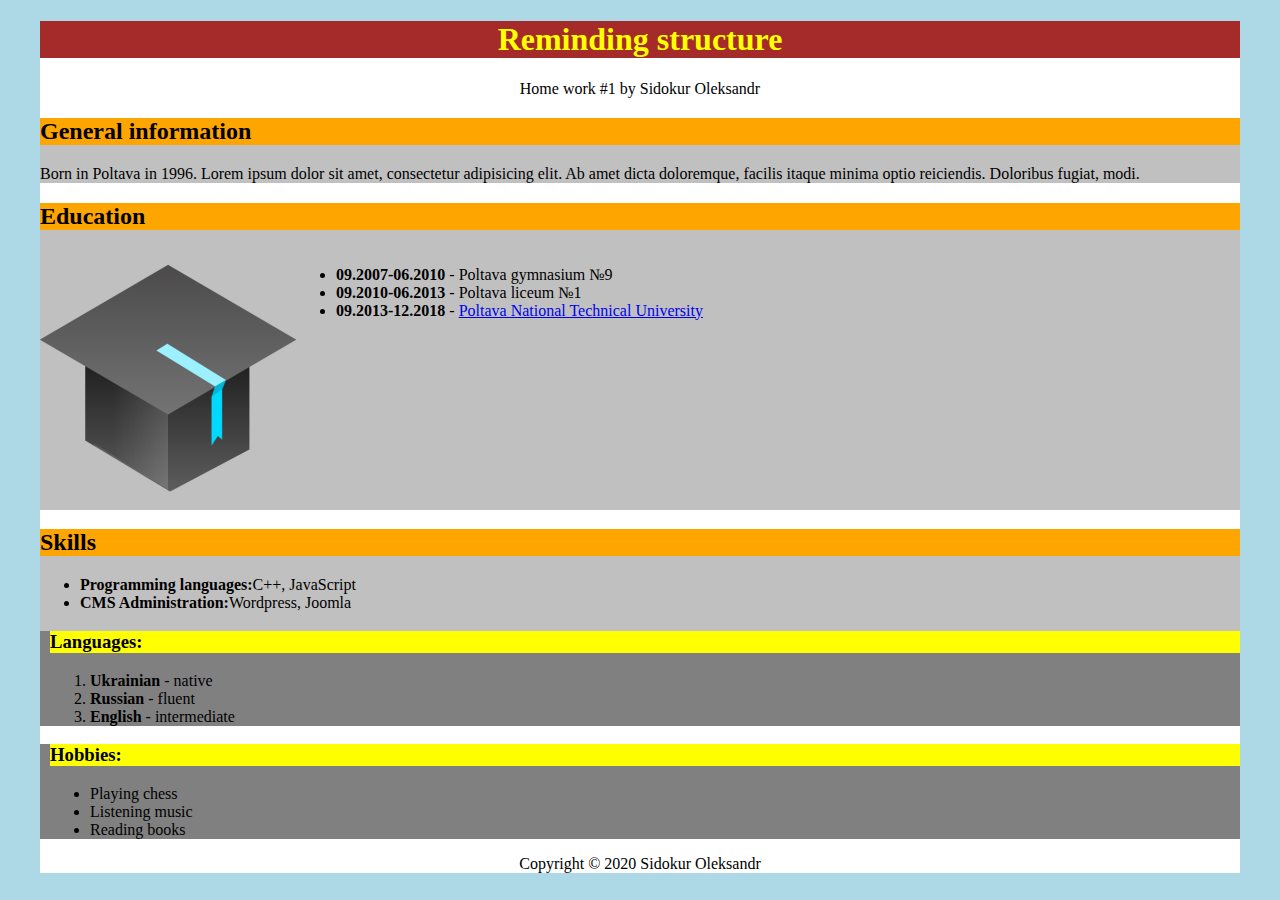
<file: HW1/index.html>
<!DOCTYPE html>
<html lang="en">
<head>
<meta charset="UTF-8">
<title>HW-1</title>
<link rel="stylesheet" href="css/style.css">
</head>
<body>
	<header>
		<h1 id="unique">Reminding structure</h1>
		<p>Home work #1 by Sidokur Oleksandr</p>
	</header>
	<main>
		<div>
			<h2>General information</h2>
			<p>Born in Poltava in 1996. Lorem ipsum dolor sit amet, consectetur adipisicing elit. Ab amet dicta doloremque, facilis itaque minima optio reiciendis. Doloribus fugiat, modi. </p>
		</div>
		<div>
			<h2>Education</h2>
			<div class="edu">
				<div><img src="img/1.png" alt='hat'></div>
				<ul>
					<li><span>09.2007-06.2010</span> - Poltava gymnasium №9</li>
					<li><span>09.2010-06.2013</span> - Poltava liceum №1</li>
					<li><span>09.2013-12.2018</span> - <a href="https://nupp.edu.ua/">Poltava National Technical University</a></li>
				</ul>
			</div>
			
		</div>
		<div>
			<h2>Skills</h2>
			<ul>
				<li><span>Programming languages:</span>C++, JavaScript</li>
				<li><span>CMS Administration:</span>Wordpress, Joomla</li>
			</ul>
			<div class="sub">
				<h3>Languages:</h3>
						<ol>
							<li><span>Ukrainian </span>- native</li>
							<li><span>Russian </span>- fluent</li>
							<li><span>English </span>- intermediate</li>
						</ol> 
			</div>
		</div>
		<div class="sub">
				<h3>Hobbies:</h3>
						<ul>
							<li>Playing chess</li>
							<li>Listening music</li>
							<li>Reading books</li>
						</ul> 
			</div>
	</main>
	<footer>
		Copyright &#169; 2020 Sidokur Oleksandr
	</footer>
</body>
</html>
</file>
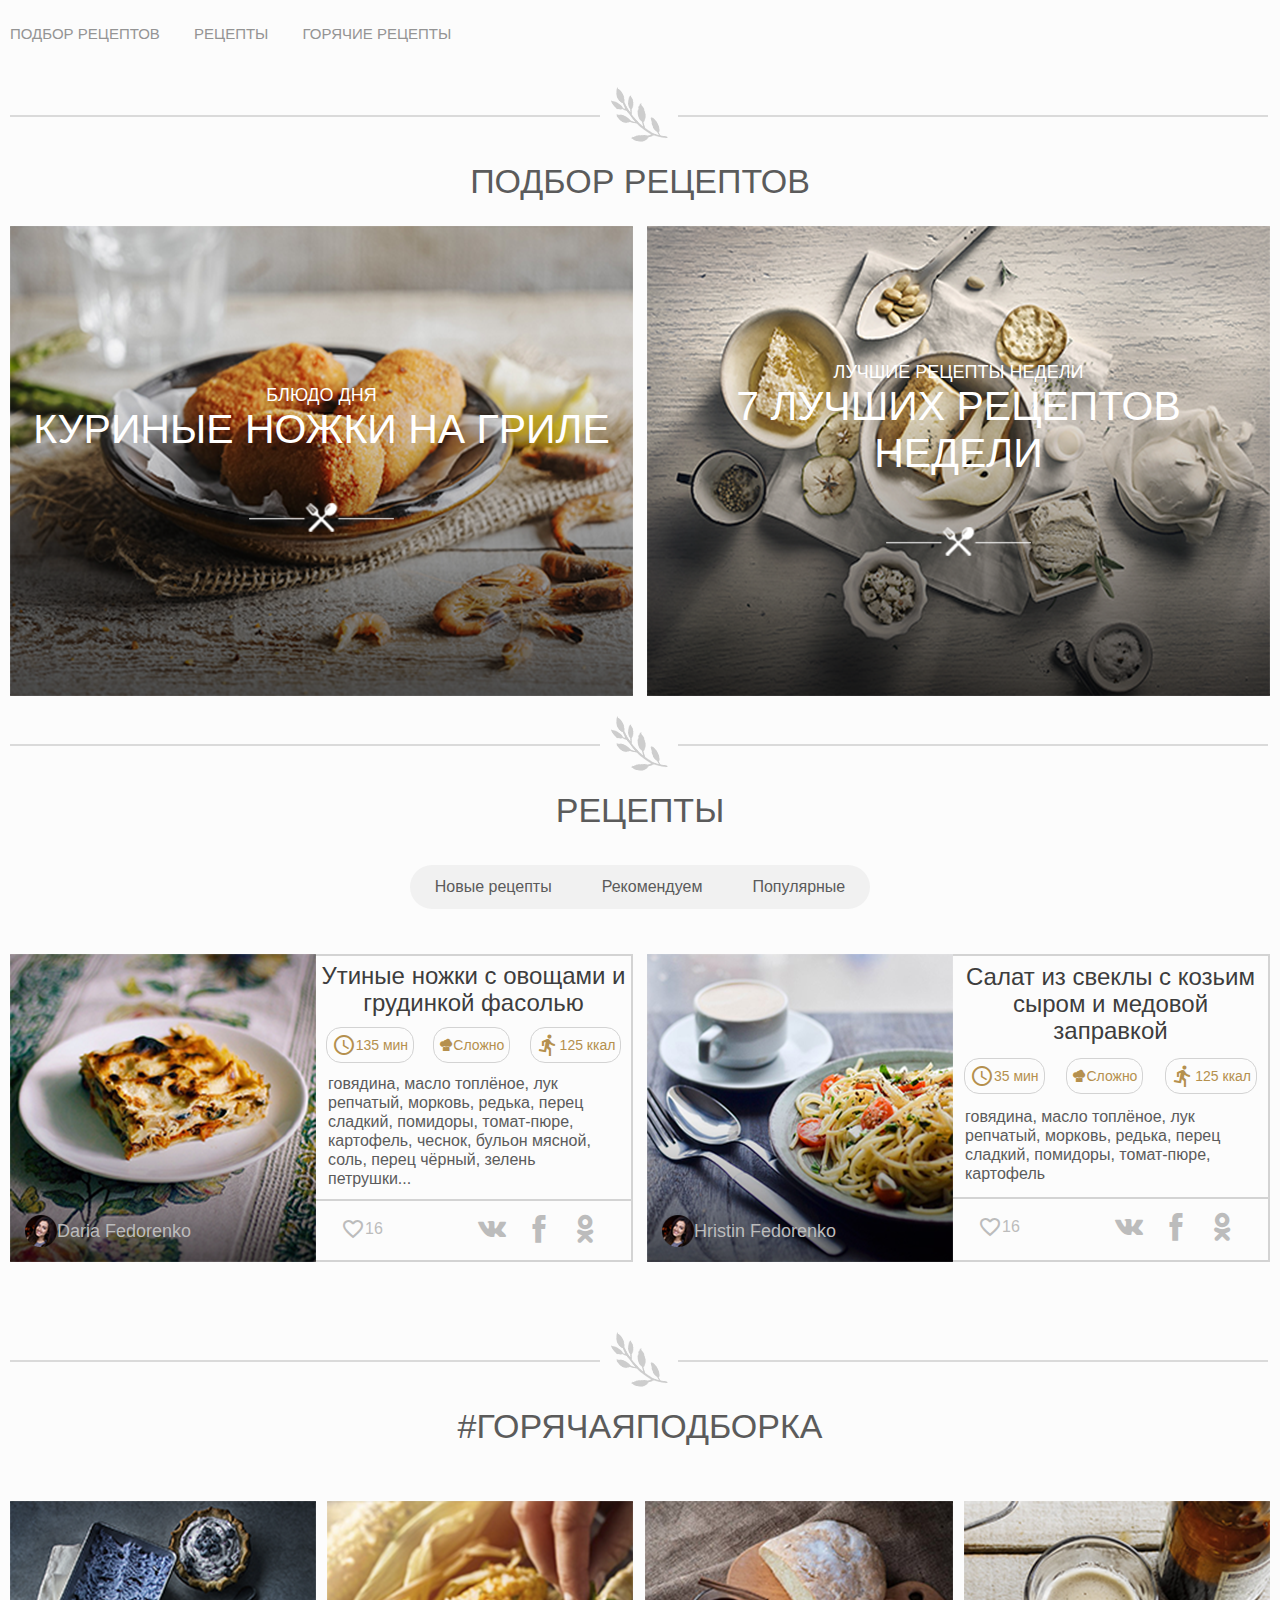
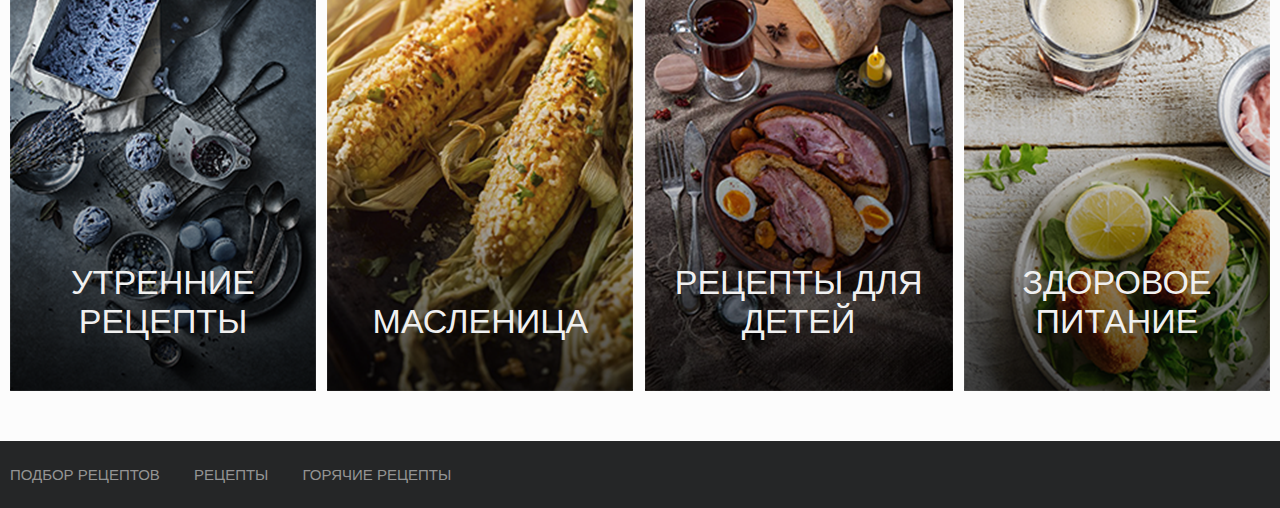
<file: HW2/index.html>
<!DOCTYPE html>
<html lang="ru">
<head>
    <meta charset="UTF-8">
    <title>Recipes</title>
    <link href="https://fonts.googleapis.com/icon?family=Material+Icons"
          rel="stylesheet">
    <link rel="stylesheet" type="text/css" href="css/icofont.min.css">
    <link rel="stylesheet" href="css/style.css">
</head>
<body>
        <header>
            <div class="container">
                <ul class="menu">
                    <li><a href="#">Подбор рецептов</a></li>
                    <li><a href="#">Рецепты</a></li>
                    <li><a href="#">Горячие рецепты</a></li>
                </ul>
            </div>
        </header>
        <main>
            <div class="container">
                <div class="hero">
                    <div class="divide">
                        <img src="img/1.png" alt="">
                    </div>
                    <h2>Подбор рецептов</h2>
                    <div class="selection">
                        <div class="selection__item">
                            <img src="img/9.png" alt="ingredients">
                            <div class="selection__caption">
                                <p>Блюдо дня</p>
                                <h3>Куриные ножки на гриле</h3>
                                <svg
                                        xmlns="http://www.w3.org/2000/svg"
                                        xmlns:xlink="http://www.w3.org/1999/xlink"
                                        width="145px" height="29px">
                                    <image  x="0px" y="0px" width="145px" height="29px"  xlink:href="[data-uri]" />
                                </svg>
                            </div>

                        </div>
                        <div class="selection__item">
                            <img src="img/8.png" alt="ingredients">
                            <div class="selection__caption">
                                <p>Лучшие рецепты недели</p>
                                <h3>7 Лучших рецептов недели</h3>
                                <svg
                                        xmlns="http://www.w3.org/2000/svg"
                                        xmlns:xlink="http://www.w3.org/1999/xlink"
                                        width="145px" height="29px">
                                    <image  x="0px" y="0px" width="145px" height="29px"  xlink:href="[data-uri]" />
                                </svg>
                            </div>

                        </div>
                    </div>
                </div>
                <div class="best">
                    <div class="divide">
                        <img src="img/1.png" alt="">
                    </div>
                    <h2>рецепты</h2>
                    <div class="switch">
                        <ul class="switch-items">
                            <li><a href="#">Новые рецепты</a></li>
                            <li><a href="#">Рекомендуем</a></li>
                            <li><a href="#">Популярные</a></li>
                        </ul>
                    </div>
                    <div class="best__content">
                        <div class="recipe">
                            <div class="recipe__view">
                                <div class="author">
                                    <img src="img/icon1.png" alt="Daria Fedorenko">
                                    Daria Fedorenko
                                </div>
                                <img src="img/2.png" alt="Duck recipe">
                            </div>
                            <div class="recipe__info">
                                <h3 class="recipe__header">Утиные ножки с овощами и грудинкой фасолью</h3>
                                <div class="tags">
                                    <div class="tags__item">
                                        <i class="material-icons">schedule</i>
                                        <span>135 мин</span>
                                    </div>
                                    <div class="tags__item">
                                        <i class="icofont-chef"></i>
                                        <span>Сложно</span>
                                    </div>
                                    <div class="tags__item">
                                        <i class="material-icons">directions_run</i>
                                        <span>125 ккал</span>
                                    </div>
                                </div>
                                <p class="recipe__content">говядина, масло топлёное, лук репчатый, морковь, редька, перец сладкий, помидоры, томат-пюре, картофель, чеснок, бульон мясной,
                                    соль, перец чёрный, зелень петрушки...</p>
                                <div class="recipe__social">
                                    <div class="likes">
                                        <i class="material-icons">favorite_border</i>
                                        16
                                    </div>
                                    <div class="media">
                                        <i class="icofont-vk icofont-2x"></i>
                                        <i class="icofont-facebook icofont-2x"></i>
                                        <i class="icofont-odnoklassniki icofont-2x"></i>
                                    </div>
                                </div>
                            </div>

                        </div>
                        <div class="recipe">
                            <div class="recipe__view">
                                <div class="author">
                                    <img src="img/icon1.png" alt="Daria Fedorenko">
                                    Hristin Fedorenko
                                </div>
                                <img src="img/3.png" alt="Duck recipe">
                            </div>
                            <div class="recipe__info">
                                <h3 class="recipe__header">Салат из свеклы с козьим сыром и медовой заправкой</h3>
                                <div class="tags">
                                    <div class="tags__item">
                                        <i class="material-icons">schedule</i>
                                        <span>35 мин</span>
                                    </div>
                                    <div class="tags__item">
                                        <i class="icofont-chef"></i>
                                        <span>Сложно</span>
                                    </div>
                                    <div class="tags__item">
                                        <i class="material-icons">directions_run</i>
                                        <span>125 ккал</span>
                                    </div>
                                </div>
                                <p class="recipe__content">говядина, масло топлёное, лук репчатый,
                                    морковь, редька, перец сладкий, помидоры, томат-пюре, картофель</p>
                                <div class="recipe__social">
                                    <div class="likes">
                                        <i class="material-icons">favorite_border</i>
                                        16
                                    </div>
                                    <div class="media">
                                        <i class="icofont-vk icofont-2x"></i>
                                        <i class="icofont-facebook icofont-2x"></i>
                                        <i class="icofont-odnoklassniki icofont-2x"></i>
                                    </div>
                                </div>
                            </div>

                        </div>
                    </div>
                </div>
                <div class="hot">
                    <div class="divide">
                        <img src="img/1.png" alt="">
                    </div>
                    <h2>#Горячаяподборка</h2>
                    <div class="hot__category">
                        <div class="category">
                            <img src="img/4.png" alt="morning recipes">
                            <h3 class="category__name">Утренние рецепты</h3>
                        </div>
                        <div class="category">
                            <img src="img/5.png" alt="Maslenitsa">
                            <h3 class="category__name">Масленица</h3>
                        </div>
                        <div class="category">
                            <img src="img/6.png" alt="Recipes for children">
                            <h3 class="category__name">Рецепты для детей</h3>
                        </div>
                        <div class="category">
                            <img src="img/7.png" alt="Healthy recipes">
                            <h3 class="category__name">Здоровое питание</h3>
                        </div>
                    </div>
                </div>
            </div>
        </main>
        <footer>
            <div class="container">
                <ul class="menu">
                    <li><a href="#">Подбор рецептов</a></li>
                    <li><a href="#">Рецепты</a></li>
                    <li><a href="#">Горячие рецепты</a></li>
                </ul>
            </div>
        </footer>

    </body>
</html>
</file>
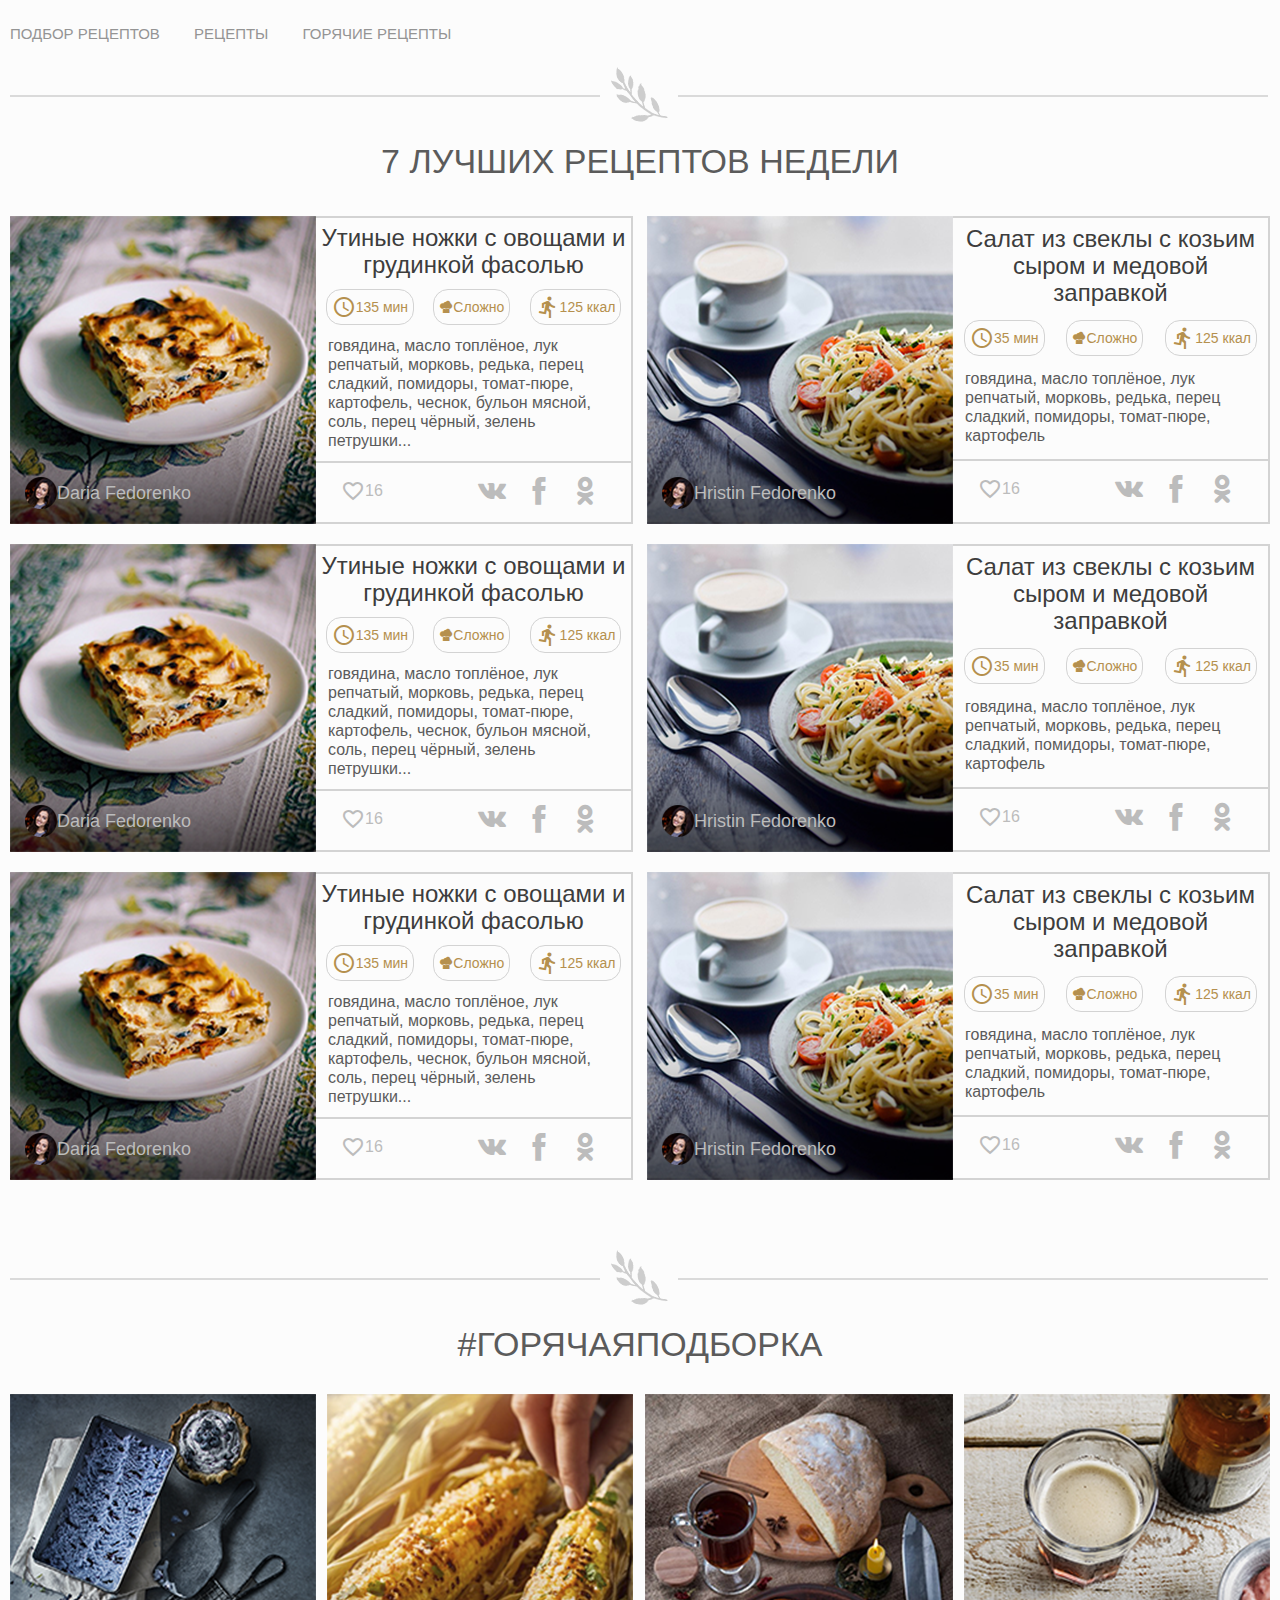
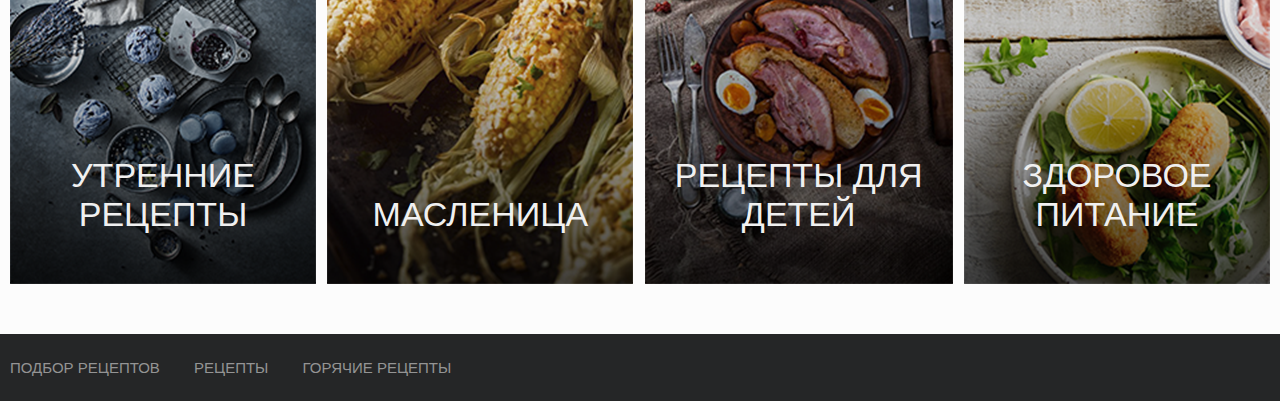
<file: HW3/index.html>
<!DOCTYPE html>
<html lang="ru">
<head>
    <meta charset="UTF-8">
    <title>Recipes</title>
    <link href="https://fonts.googleapis.com/icon?family=Material+Icons"
          rel="stylesheet">
    <link rel="stylesheet" type="text/css" href="css/icofont.min.css">
    <link rel="stylesheet" href="css/style.css">
</head>
<body>
        <header>
            <div class="container">
                <ul class="menu">
                    <li><a href="#">Подбор рецептов</a></li>
                    <li><a href="#">Рецепты</a></li>
                    <li><a href="#">Горячие рецепты</a></li>
                </ul>
            </div>
        </header>
        <main>
            <div class="container">
                <div class="best">
                    <div class="divide">
                        <img src="img/1.png" alt="">
                    </div>
                    <h1>7 Лучших рецептов недели</h1>
                    <div class="best__content">
                        <div class="recipe">
                            <div class="recipe__view">
                                <div class="author">
                                    <img src="img/icon1.png" alt="Daria Fedorenko">
                                    Daria Fedorenko
                                </div>
                                <img src="img/2.png" alt="Duck recipe">
                            </div>
                            <div class="recipe__info">
                                <h2 class="recipe__header">Утиные ножки с овощами и грудинкой фасолью</h2>
                                <div class="tags">
                                    <div class="tags__item">
                                        <i class="material-icons">schedule</i>
                                        <span>135 мин</span>
                                    </div>
                                    <div class="tags__item">
                                        <i class="icofont-chef"></i>
                                        <span>Сложно</span>
                                    </div>
                                    <div class="tags__item">
                                        <i class="material-icons">directions_run</i>
                                        <span>125 ккал</span>
                                    </div>
                                </div>
                                <p class="recipe__content">говядина, масло топлёное, лук репчатый, морковь, редька, перец сладкий, помидоры, томат-пюре, картофель, чеснок, бульон мясной,
                                    соль, перец чёрный, зелень петрушки...</p>
                                <div class="recipe__social">
                                    <div class="likes">
                                        <i class="material-icons">favorite_border</i>
                                        16
                                    </div>
                                    <div class="media">
                                        <i class="icofont-vk icofont-2x"></i>
                                        <i class="icofont-facebook icofont-2x"></i>
                                        <i class="icofont-odnoklassniki icofont-2x"></i>
                                    </div>
                                </div>
                            </div>

                        </div>
                        <div class="recipe">
                            <div class="recipe__view">
                                <div class="author">
                                    <img src="img/icon1.png" alt="Daria Fedorenko">
                                    Hristin Fedorenko
                                </div>
                                <img src="img/3.png" alt="Duck recipe">
                            </div>
                            <div class="recipe__info">
                                <h2 class="recipe__header">Салат из свеклы с козьим сыром и медовой заправкой</h2>
                                <div class="tags">
                                    <div class="tags__item">
                                        <i class="material-icons">schedule</i>
                                        <span>35 мин</span>
                                    </div>
                                    <div class="tags__item">
                                        <i class="icofont-chef"></i>
                                        <span>Сложно</span>
                                    </div>
                                    <div class="tags__item">
                                        <i class="material-icons">directions_run</i>
                                        <span>125 ккал</span>
                                    </div>
                                </div>
                                <p class="recipe__content">говядина, масло топлёное, лук репчатый,
                                    морковь, редька, перец сладкий, помидоры, томат-пюре, картофель</p>
                                <div class="recipe__social">
                                    <div class="likes">
                                        <i class="material-icons">favorite_border</i>
                                        16
                                    </div>
                                    <div class="media">
                                        <i class="icofont-vk icofont-2x"></i>
                                        <i class="icofont-facebook icofont-2x"></i>
                                        <i class="icofont-odnoklassniki icofont-2x"></i>
                                    </div>
                                </div>
                            </div>

                        </div>
                        <div class="recipe">
                            <div class="recipe__view">
                                <div class="author">
                                    <img src="img/icon1.png" alt="Daria Fedorenko">
                                    Daria Fedorenko
                                </div>
                                <img src="img/2.png" alt="Duck recipe">
                            </div>
                            <div class="recipe__info">
                                <h2 class="recipe__header">Утиные ножки с овощами и грудинкой фасолью</h2>
                                <div class="tags">
                                    <div class="tags__item">
                                        <i class="material-icons">schedule</i>
                                        <span>135 мин</span>
                                    </div>
                                    <div class="tags__item">
                                        <i class="icofont-chef"></i>
                                        <span>Сложно</span>
                                    </div>
                                    <div class="tags__item">
                                        <i class="material-icons">directions_run</i>
                                        <span>125 ккал</span>
                                    </div>
                                </div>
                                <p class="recipe__content">говядина, масло топлёное, лук репчатый, морковь, редька, перец сладкий, помидоры, томат-пюре, картофель, чеснок, бульон мясной,
                                    соль, перец чёрный, зелень петрушки...</p>
                                <div class="recipe__social">
                                    <div class="likes">
                                        <i class="material-icons">favorite_border</i>
                                        16
                                    </div>
                                    <div class="media">
                                        <i class="icofont-vk icofont-2x"></i>
                                        <i class="icofont-facebook icofont-2x"></i>
                                        <i class="icofont-odnoklassniki icofont-2x"></i>
                                    </div>
                                </div>
                            </div>

                        </div>
                        <div class="recipe">
                            <div class="recipe__view">
                                <div class="author">
                                    <img src="img/icon1.png" alt="Daria Fedorenko">
                                    Hristin Fedorenko
                                </div>
                                <img src="img/3.png" alt="Duck recipe">
                            </div>
                            <div class="recipe__info">
                                <h2 class="recipe__header">Салат из свеклы с козьим сыром и медовой заправкой</h2>
                                <div class="tags">
                                    <div class="tags__item">
                                        <i class="material-icons">schedule</i>
                                        <span>35 мин</span>
                                    </div>
                                    <div class="tags__item">
                                        <i class="icofont-chef"></i>
                                        <span>Сложно</span>
                                    </div>
                                    <div class="tags__item">
                                        <i class="material-icons">directions_run</i>
                                        <span>125 ккал</span>
                                    </div>
                                </div>
                                <p class="recipe__content">говядина, масло топлёное, лук репчатый,
                                    морковь, редька, перец сладкий, помидоры, томат-пюре, картофель</p>
                                <div class="recipe__social">
                                    <div class="likes">
                                        <i class="material-icons">favorite_border</i>
                                        16
                                    </div>
                                    <div class="media">
                                        <i class="icofont-vk icofont-2x"></i>
                                        <i class="icofont-facebook icofont-2x"></i>
                                        <i class="icofont-odnoklassniki icofont-2x"></i>
                                    </div>
                                </div>
                            </div>

                        </div>
                        <div class="recipe">
                            <div class="recipe__view">
                                <div class="author">
                                    <img src="img/icon1.png" alt="Daria Fedorenko">
                                    Daria Fedorenko
                                </div>
                                <img src="img/2.png" alt="Duck recipe">
                            </div>
                            <div class="recipe__info">
                                <h2 class="recipe__header">Утиные ножки с овощами и грудинкой фасолью</h2>
                                <div class="tags">
                                    <div class="tags__item">
                                        <i class="material-icons">schedule</i>
                                        <span>135 мин</span>
                                    </div>
                                    <div class="tags__item">
                                        <i class="icofont-chef"></i>
                                        <span>Сложно</span>
                                    </div>
                                    <div class="tags__item">
                                        <i class="material-icons">directions_run</i>
                                        <span>125 ккал</span>
                                    </div>
                                </div>
                                <p class="recipe__content">говядина, масло топлёное, лук репчатый, морковь, редька, перец сладкий, помидоры, томат-пюре, картофель, чеснок, бульон мясной,
                                    соль, перец чёрный, зелень петрушки...</p>
                                <div class="recipe__social">
                                    <div class="likes">
                                        <i class="material-icons">favorite_border</i>
                                        16
                                    </div>
                                    <div class="media">
                                        <i class="icofont-vk icofont-2x"></i>
                                        <i class="icofont-facebook icofont-2x"></i>
                                        <i class="icofont-odnoklassniki icofont-2x"></i>
                                    </div>
                                </div>
                            </div>

                        </div>
                        <div class="recipe">
                            <div class="recipe__view">
                                <div class="author">
                                    <img src="img/icon1.png" alt="Daria Fedorenko">
                                    Hristin Fedorenko
                                </div>
                                <img src="img/3.png" alt="Duck recipe">
                            </div>
                            <div class="recipe__info">
                                <h2 class="recipe__header">Салат из свеклы с козьим сыром и медовой заправкой</h2>
                                <div class="tags">
                                    <div class="tags__item">
                                        <i class="material-icons">schedule</i>
                                        <span>35 мин</span>
                                    </div>
                                    <div class="tags__item">
                                        <i class="icofont-chef"></i>
                                        <span>Сложно</span>
                                    </div>
                                    <div class="tags__item">
                                        <i class="material-icons">directions_run</i>
                                        <span>125 ккал</span>
                                    </div>
                                </div>
                                <p class="recipe__content">говядина, масло топлёное, лук репчатый,
                                    морковь, редька, перец сладкий, помидоры, томат-пюре, картофель</p>
                                <div class="recipe__social">
                                    <div class="likes">
                                        <i class="material-icons">favorite_border</i>
                                        16
                                    </div>
                                    <div class="media">
                                        <i class="icofont-vk icofont-2x"></i>
                                        <i class="icofont-facebook icofont-2x"></i>
                                        <i class="icofont-odnoklassniki icofont-2x"></i>
                                    </div>
                                </div>
                            </div>

                        </div>
                    </div>
                </div>
                <div class="hot">
                    <div class="divide">
                        <img src="img/1.png" alt="">
                    </div>
                    <h1>#Горячаяподборка</h1>
                    <div class="hot__categories">
                        <div class="category">
                            <img src="img/4.png" alt="morning recipes">
                            <div class="category__name">Утренние рецепты</div>
                        </div>
                        <div class="category">
                            <img src="img/5.png" alt="Maslenitsa">
                            <div class="category__name">Масленица</div>
                        </div>
                        <div class="category">
                            <img src="img/6.png" alt="Recipes for children">
                            <div class="category__name">Рецепты для детей</div>
                        </div>
                        <div class="category">
                            <img src="img/7.png" alt="Healthy recipes">
                            <div class="category__name">Здоровое питание</div>
                        </div>
                    </div>
                </div>
            </div>
        </main>
        <footer>
            <div class="container">
                <ul class="menu">
                    <li><a href="#">Подбор рецептов</a></li>
                    <li><a href="#">Рецепты</a></li>
                    <li><a href="#">Горячие рецепты</a></li>
                </ul>
            </div>
        </footer>

    </body>
</html>
</file>
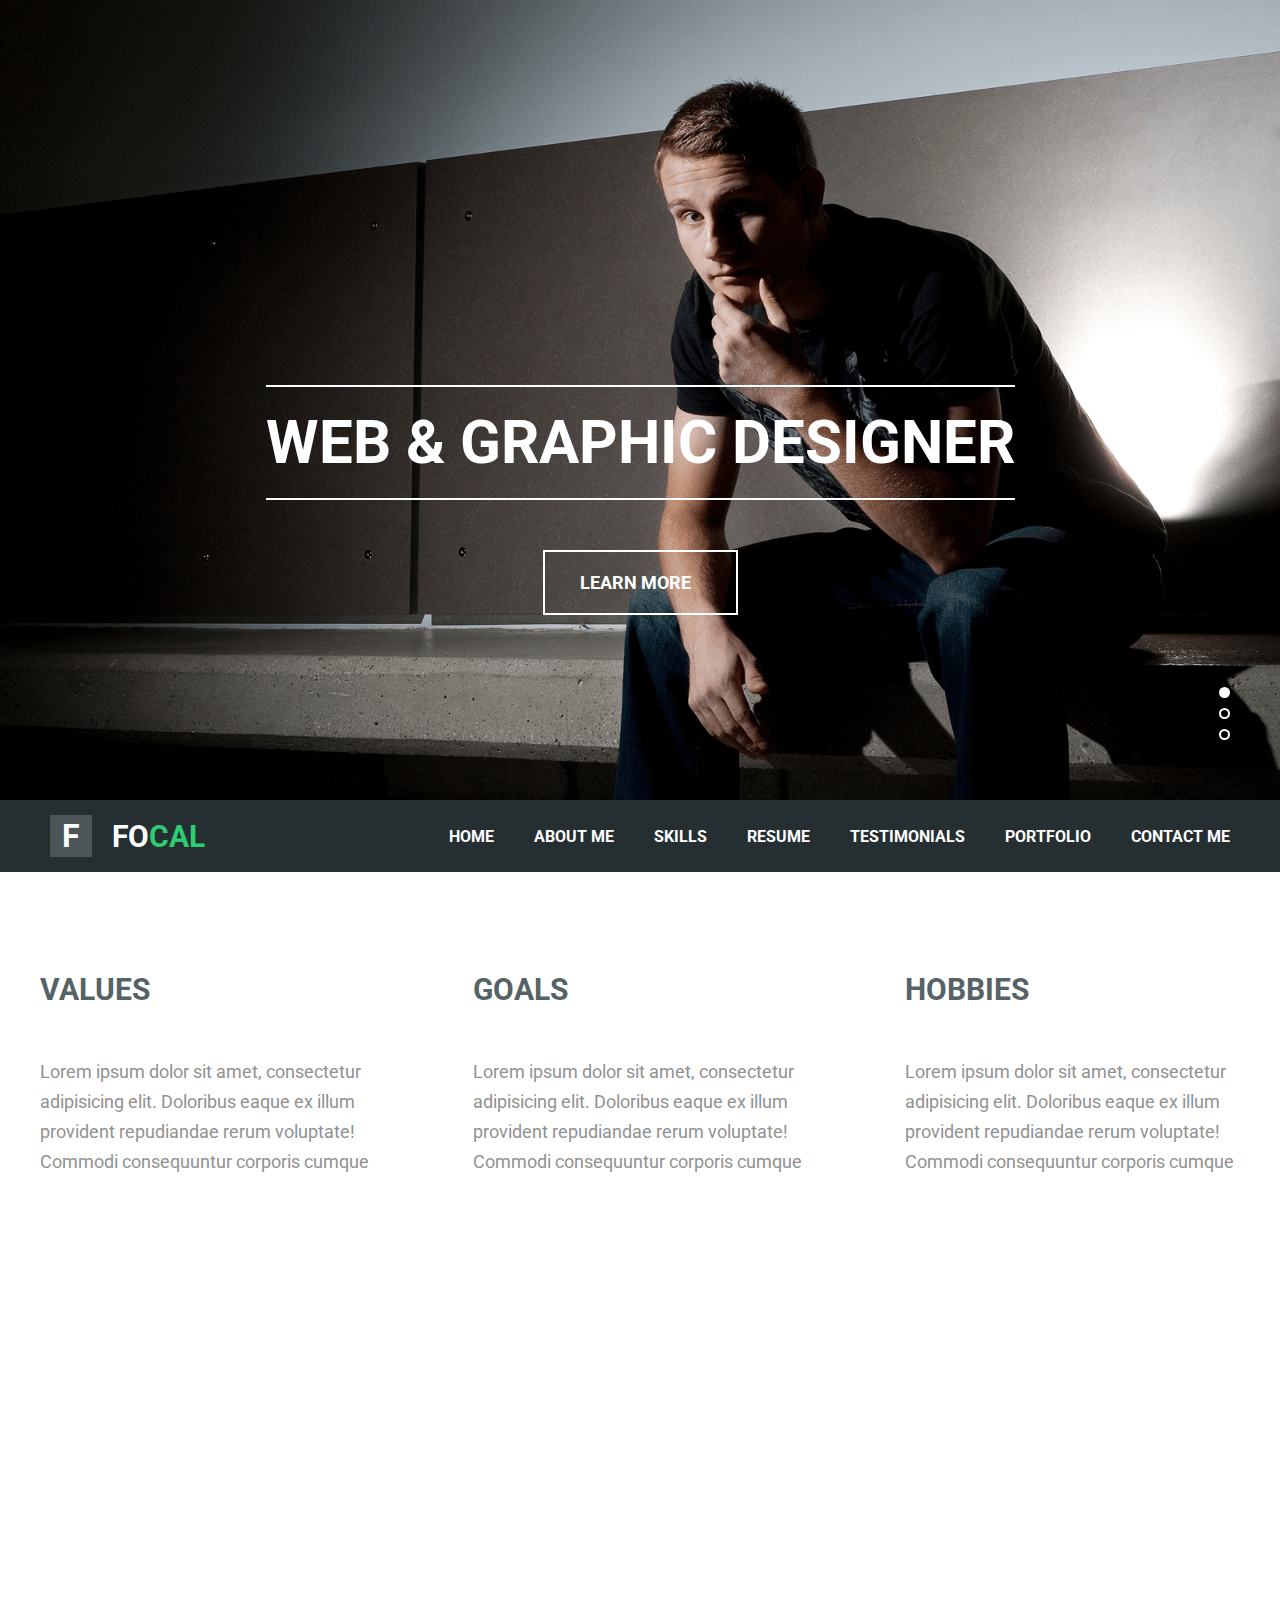
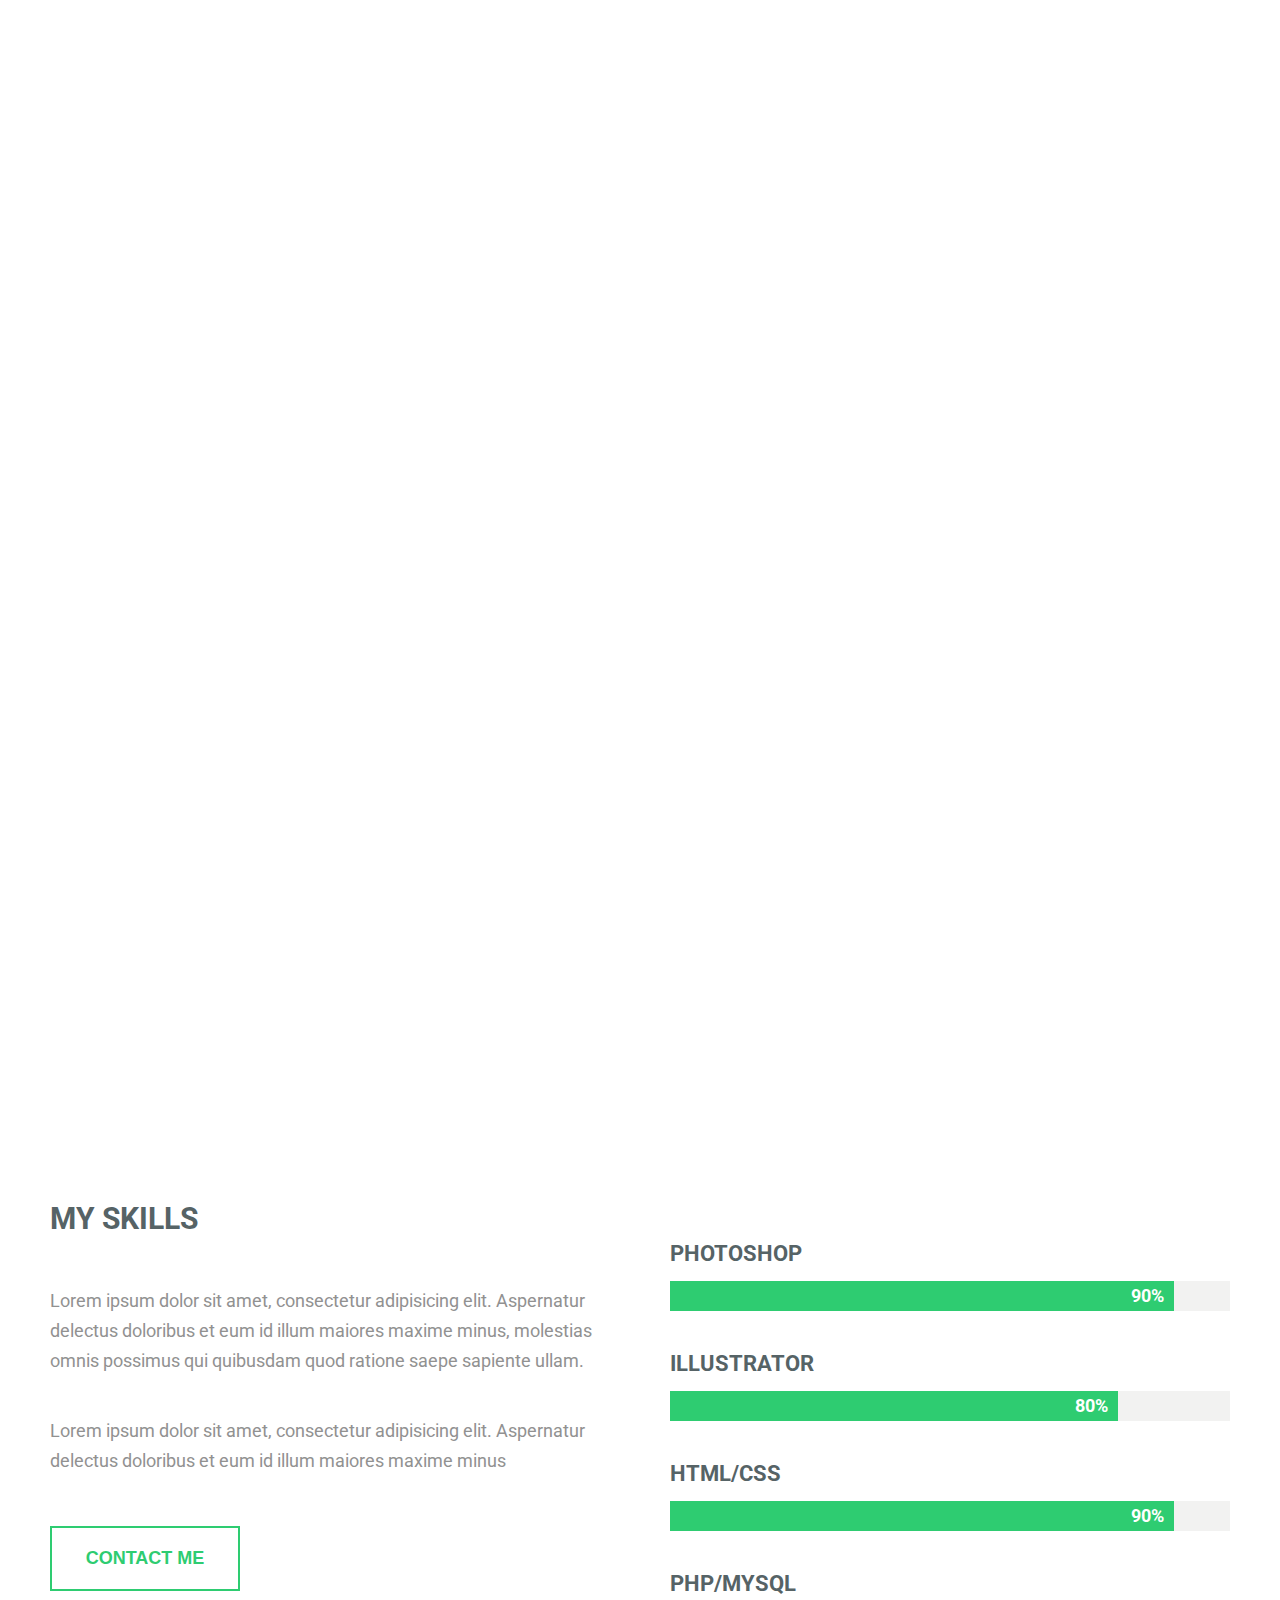
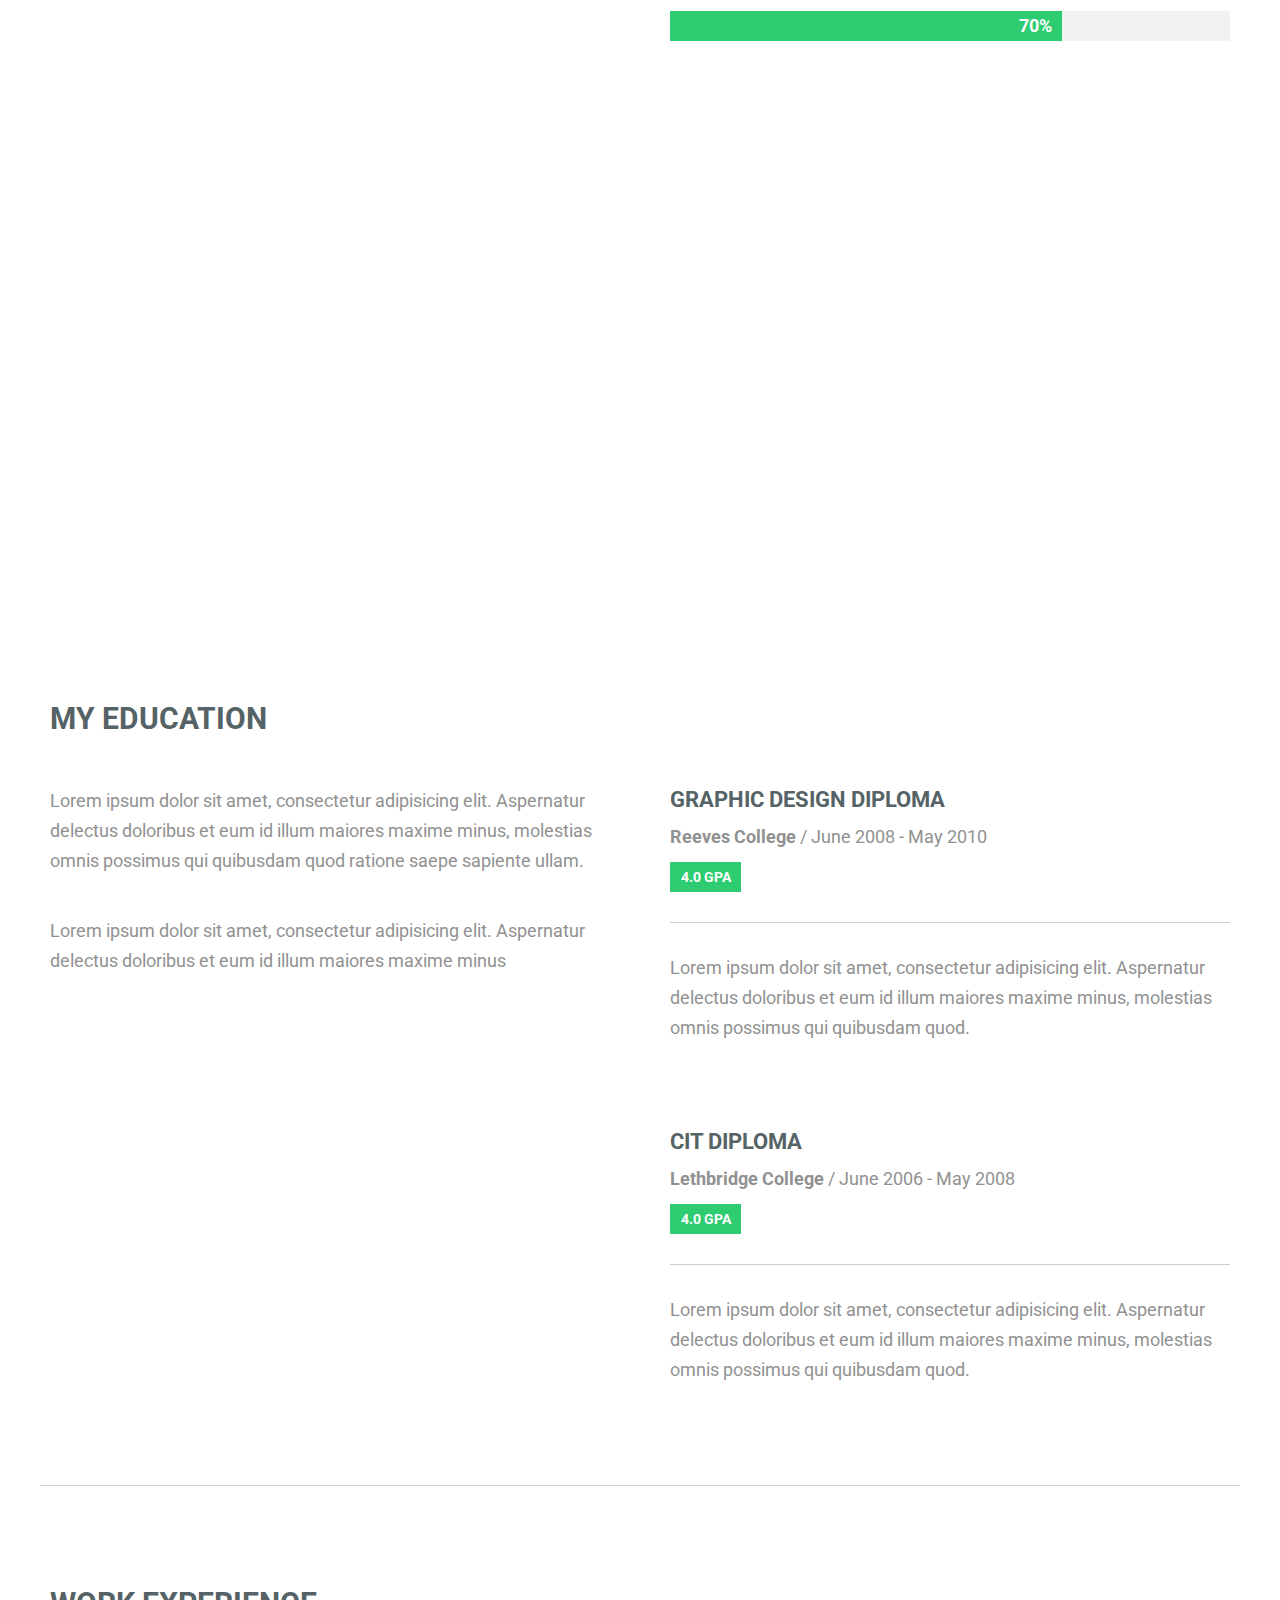
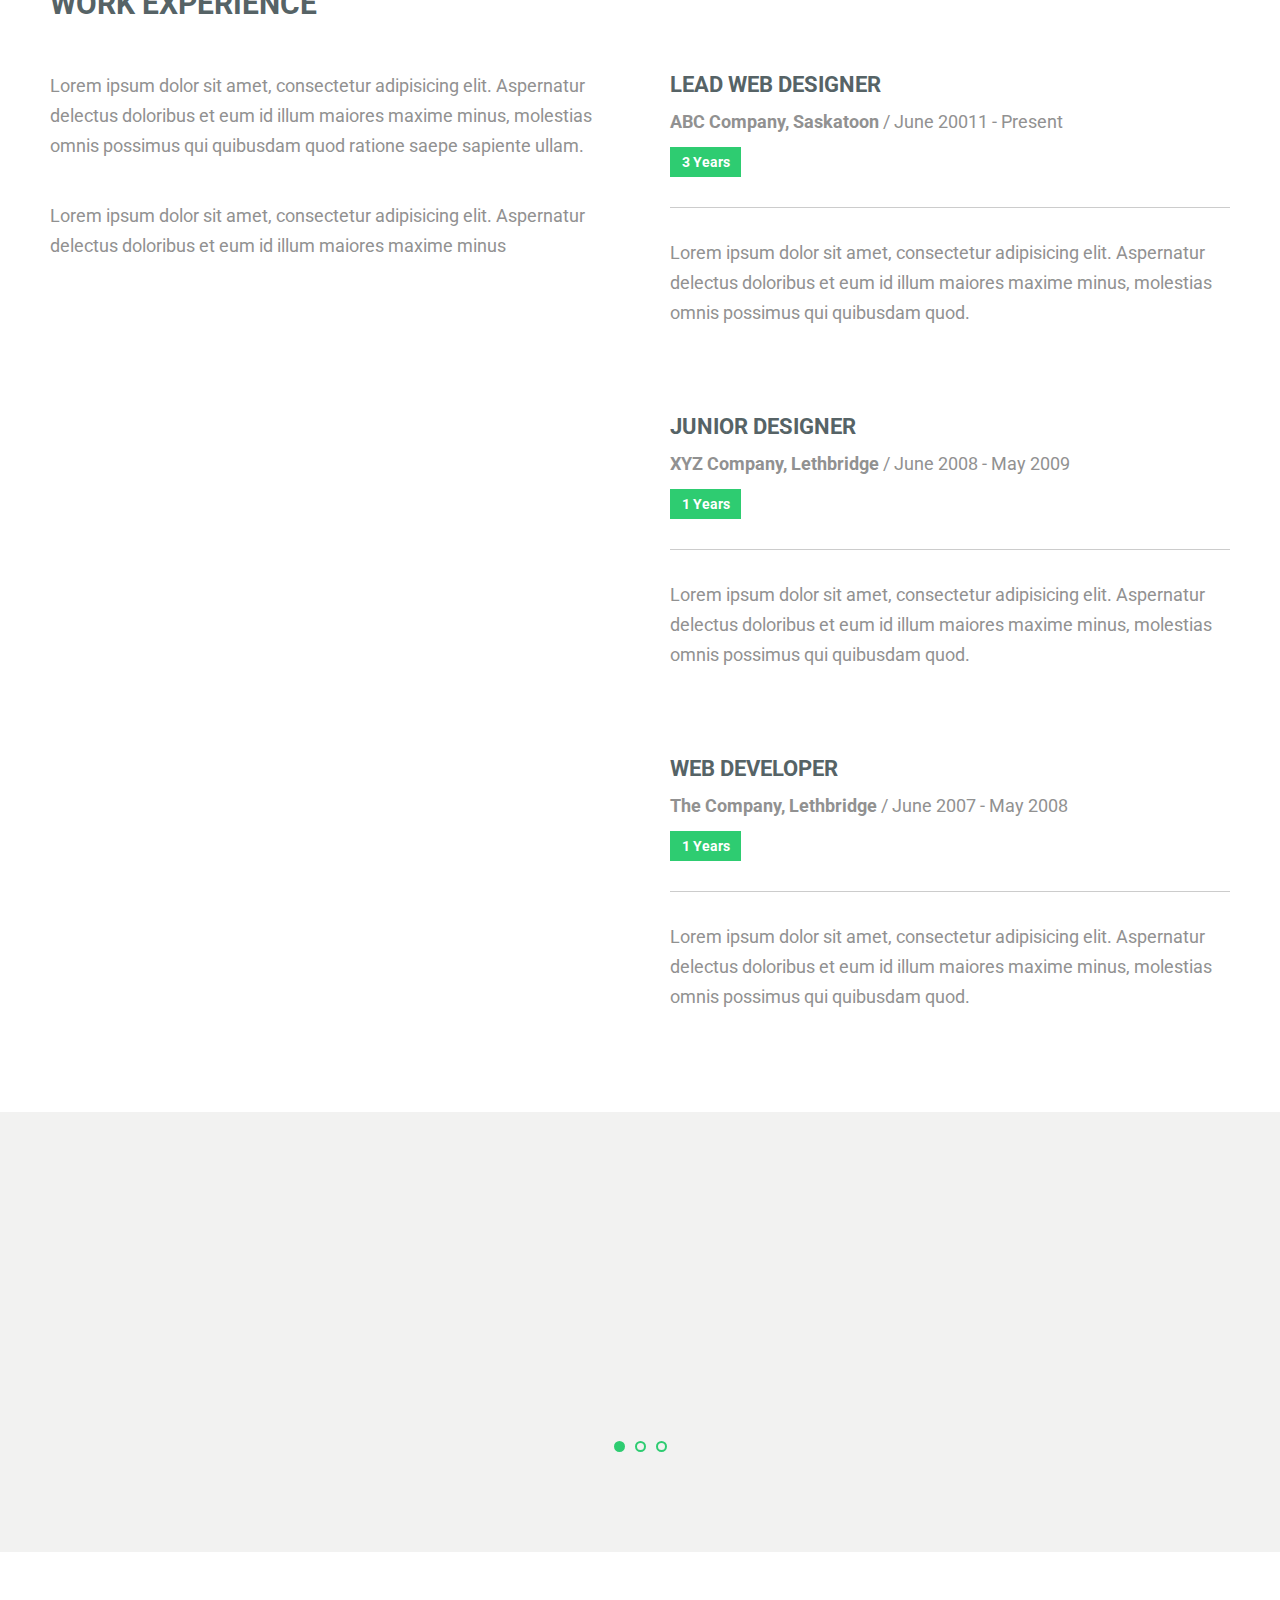
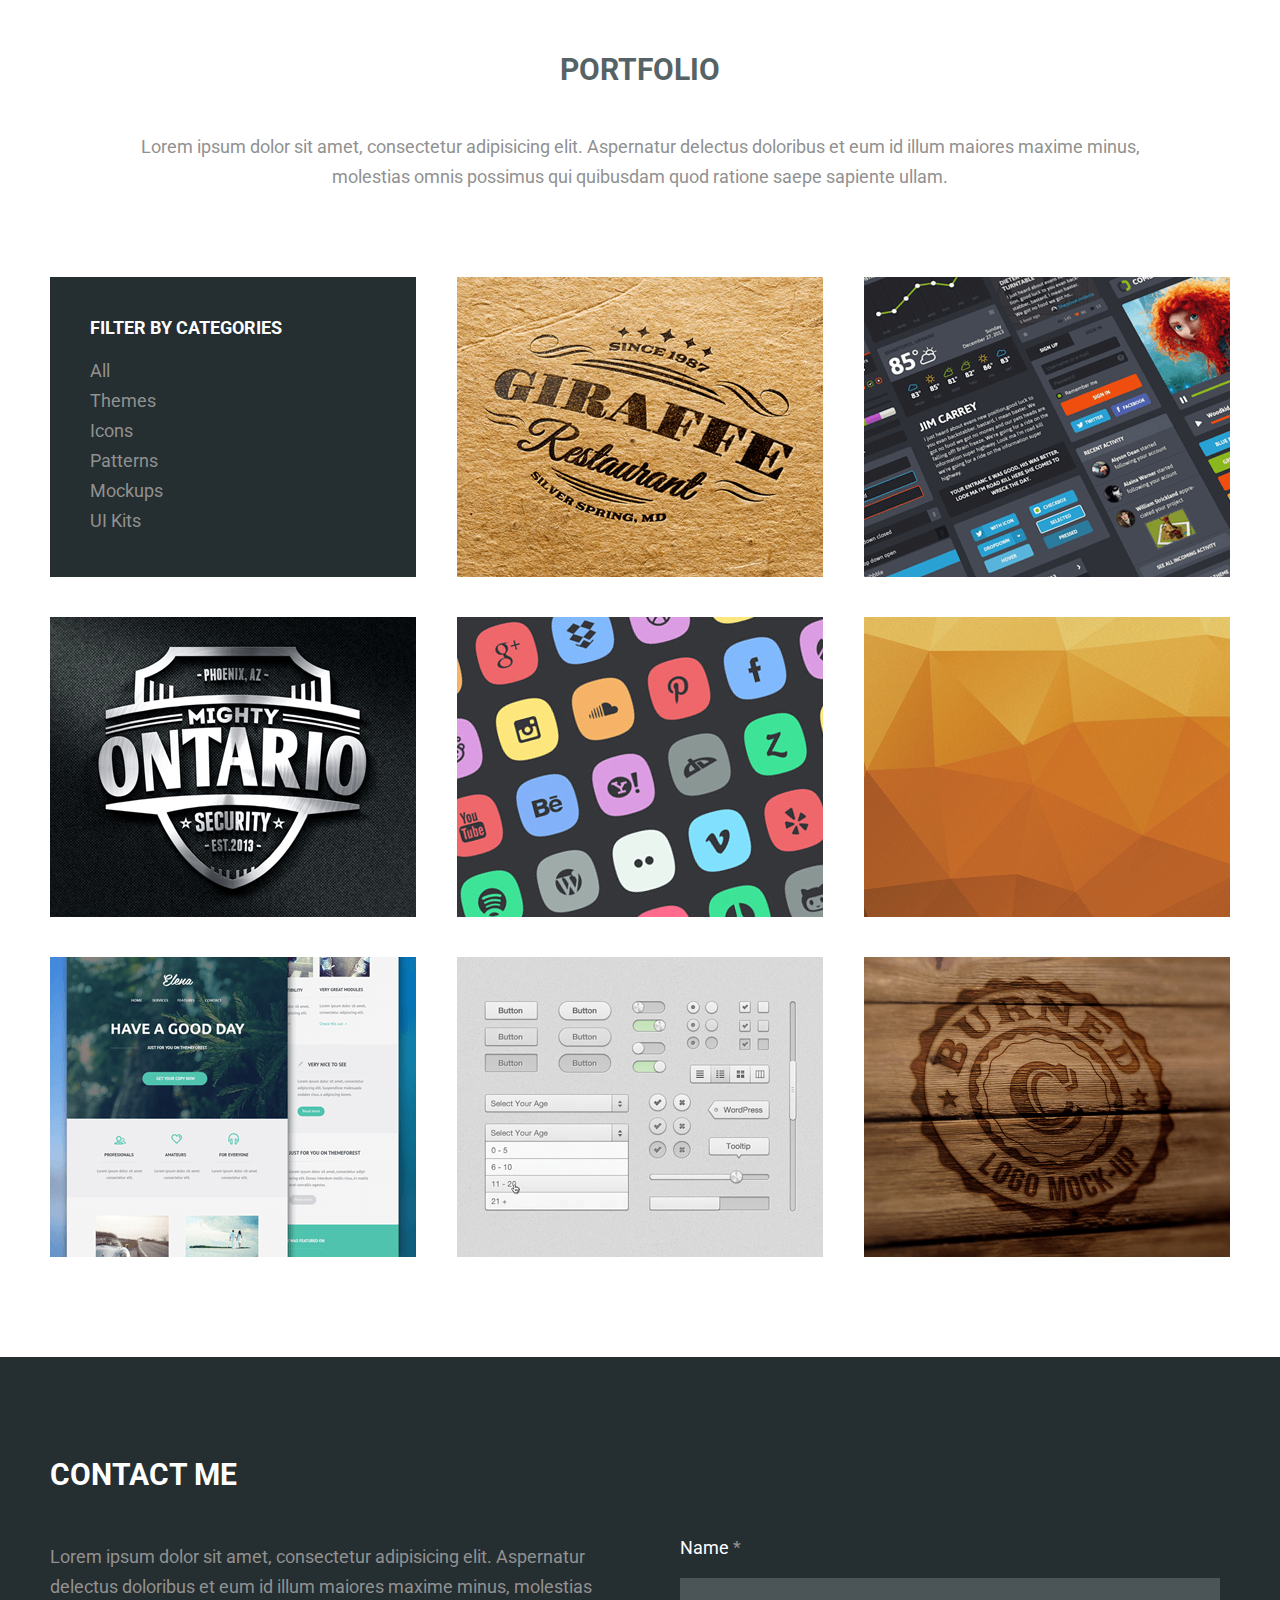
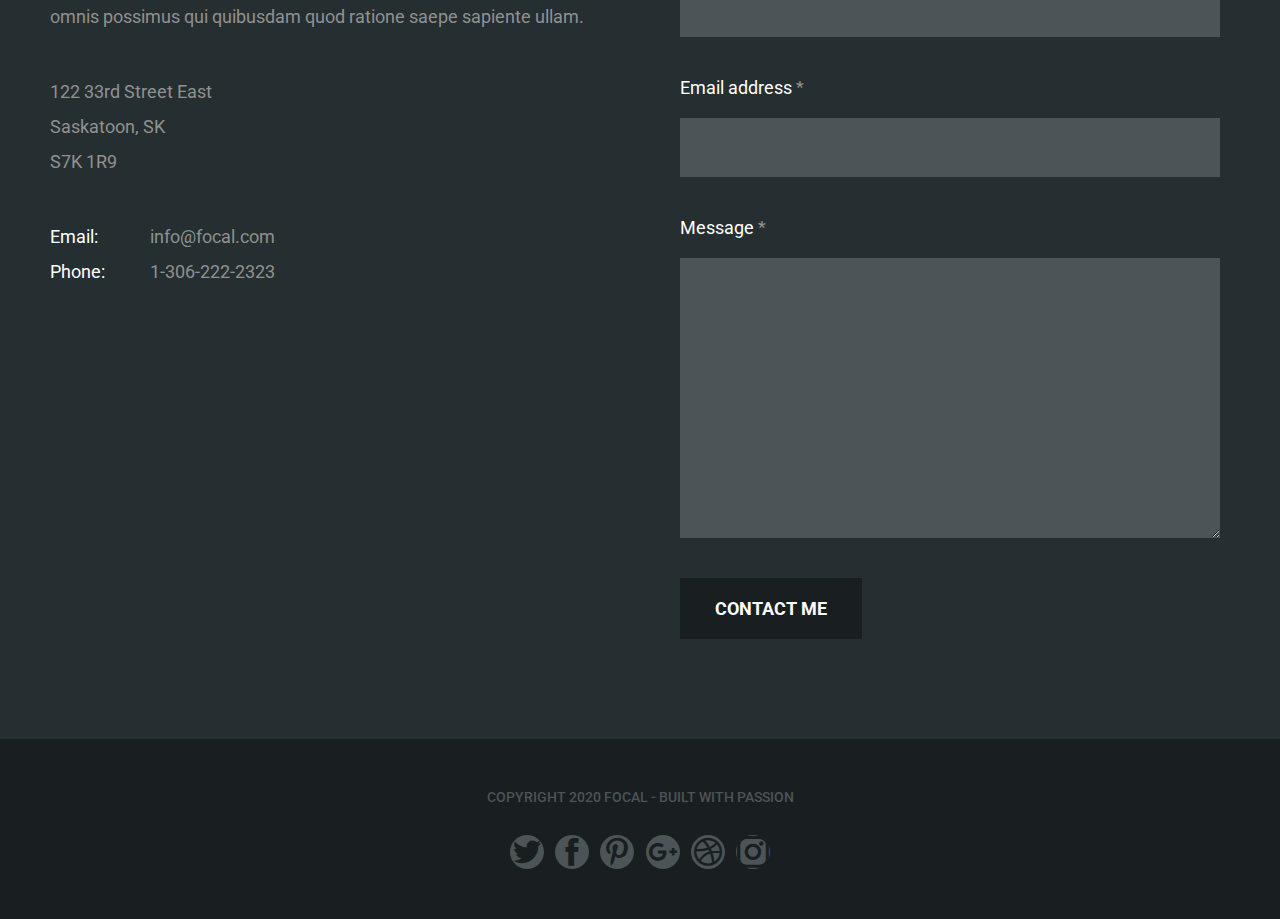
<file: Portfolio/index.html>
<!DOCTYPE html>
<html lang="en">
<head>
    <meta charset="UTF-8">
    <title>Portfolio</title>
    <meta name="viewport" content="width=device-width, initial-scale=1">
    <link rel="stylesheet" type="text/css" href="css/animate.min.css">
    <link href="https://fonts.googleapis.com/css2?family=Roboto:wght@400;500;700&display=swap" rel="stylesheet">
    <link rel="stylesheet" type="text/css" href="css/icofont.min.css">
    <link rel="stylesheet" href="css/style.css">
</head>
<body>
<header class="header">
    <div class="slider">
        <div class="slider__slide animated wow slideInDown slider__slide_active">
            <img src="img/1.png" alt="designer">
            <div class="container">
                <div class="slider__caption">
                    <h2 class="slider__title">Web & graphic designer</h2>
                    <a href="#" class="slider__button">Learn more</a>
                </div>
            </div>
        </div>
        <div class="slider__slide animated wow slideInDown">
            <img src="img/1.png" alt="designer">
            <div class="container">
                <div class="slider__caption">
                    <h2 class="slider__title">Web & graphic designer</h2>
                    <a href="#" class="slider__button">Learn more</a>
                </div>
            </div>
        </div>
        <div class="slider__slide animated wow slideInDown">
            <img src="img/1.png" alt="designer">
            <div class="container">
                <div class="slider__caption">
                    <h2 class="slider__title">Web & graphic designer</h2>
                    <a href="#" class="slider__button">Learn more</a>
                </div>
            </div>
        </div>
        <div class="slider__counters">
            <div class="container">
                <ul class="counters">
                    <li class="counters__item counters__item_active"></li>
                    <li class="counters__item"></li>
                    <li class="counters__item"></li>
                </ul>
            </div>
        </div>
    </div>
    <nav>
        <div class="container">
            <div class="logo">
                <div class="logo__favicon">F</div>
                <h1 class="logo__title">Fo<span>cal</span></h1>
            </div>
            <ul class="menu">
                <li class="menu__mobile">
                    <svg>
                        <line x1="10" y1="12.5" x2="50" y2="12.5"/>
                        <line x1="10" y1="22.5" x2="50" y2="22.5"/>
                        <line x1="10" y1="32.5" x2="50" y2="32.5"/>
                    </svg>
                </li>
                <li class="menu__item"><a href="#" class="menu__link">home</a></li>
                <li class="menu__item"><a href="#" class="menu__link">about me</a></li>
                <li class="menu__item"><a href="#" class="menu__link">skills</a></li>
                <li class="menu__item"><a href="#" class="menu__link">resume</a></li>
                <li class="menu__item"><a href="#" class="menu__link">testimonials</a></li>
                <li class="menu__item"><a href="#" class="menu__link">portfolio</a></li>
                <li class="menu__item"><a href="#" class="menu__link">contact me</a></li>

            </ul>
        </div>
    </nav>
</header>
<main>

    <div class="overview">
        <div class="container">
            <div class="overview__item">
                <h2 class="overview__title">Values</h2>
                <p class="overview__text">Lorem ipsum dolor sit amet, consectetur adipisicing elit. Doloribus eaque ex illum provident repudiandae rerum voluptate! Commodi consequuntur corporis cumque</p>
            </div>
            <div class="overview__item">
                <h2 class="overview__title">Goals</h2>
                <p class="overview__text">Lorem ipsum dolor sit amet, consectetur adipisicing elit. Doloribus eaque ex illum provident repudiandae rerum voluptate! Commodi consequuntur corporis cumque</p>
            </div>
            <div class="overview__item">
                <h2 class="overview__title">Hobbies</h2>
                <p class="overview__text">Lorem ipsum dolor sit amet, consectetur adipisicing elit. Doloribus eaque ex illum provident repudiandae rerum voluptate! Commodi consequuntur corporis cumque</p>
            </div>
        </div>
    </div>
    <div class="aboutMe animated wow slideInLeft">
        <div class="container">
            <div class="aboutMe__img">
                <img src="img/2.png" alt="designer">
            </div>
            <div class="aboutMe__content">
                <h2 class="aboutMe__title">About me</h2>
                <p class="aboutMe__text">Lorem ipsum dolor sit amet, consectetur adipisicing elit. Aspernatur delectus
                    doloribus et eum id illum maiores maxime minus, molestias omnis possimus qui quibusdam quod ratione
                    saepe sapiente ullam, vitae voluptatibus?</p>
                <p class="aboutMe__text">Lorem ipsum dolor sit amet, consectetur adipisicing elit. Aspernatur delectus
                    doloribus et eum id illum maiores maxime minus</p>
                <div class="aboutMe__categories">
                    <div class="category">
                        <svg class="category__icon">
                            <path  d="M20.250,41.000 C9.067,41.000 0.000,31.934 0.000,20.750 C0.000,9.567 9.067,0.500 20.250,0.500 C31.434,0.500 40.500,9.567 40.500,20.750 C40.500,31.934 31.434,41.000 20.250,41.000 ZM5.820,20.418 C7.241,20.260 10.182,20.043 11.572,20.750 C13.975,21.974 16.587,24.941 16.587,24.941 L10.819,31.636 C13.357,33.836 16.628,35.214 20.250,35.214 C28.239,35.214 34.715,28.739 34.715,20.750 C34.715,19.382 34.464,18.084 34.108,16.829 C32.931,18.204 30.546,19.965 30.546,19.965 C28.520,19.742 29.503,22.244 29.503,22.244 C30.357,27.787 27.419,28.471 27.419,28.471 C23.411,32.587 20.250,23.643 20.250,23.643 C19.508,18.664 19.081,17.072 19.081,17.072 C13.951,13.865 19.006,12.697 20.092,12.511 C20.106,12.509 20.109,12.514 20.124,12.512 C20.385,12.474 20.322,12.471 20.092,12.511 C18.641,12.710 18.918,11.828 18.039,10.233 C17.152,8.622 16.066,10.503 15.955,10.233 C15.843,9.962 15.331,13.184 13.870,13.652 C12.410,14.121 12.828,10.233 12.828,10.233 C10.007,14.552 9.086,13.449 8.790,12.029 C7.009,14.377 5.893,17.258 5.820,20.418 Z"/>
                        </svg>
                        <div class="category__content">
                            <h3 class="category__title">Web design</h3>
                            <p class="category__text">Lorem ipsum dolor sit amet, ea doming epicure iudicabit nam.</p>
                        </div>
                    </div>
                    <div class="category">
                        <svg class="category__icon" >
                            <path d="M30.218,12.549 L16.586,36.571 L1.014,44.941 L0.057,26.863 L13.689,2.842 C15.195,0.188 18.531,-0.721 21.138,0.811 L28.222,4.972 C30.830,6.503 31.724,9.897 30.218,12.549 ZM6.381,35.620 L13.226,31.395 L20.043,19.384 L12.959,15.224 L6.143,27.234 L6.381,35.620 ZM23.134,8.389 L20.773,7.002 C19.469,6.236 17.802,6.691 17.049,8.017 L15.686,10.420 L22.769,14.580 L24.133,12.178 C24.886,10.851 24.439,9.155 23.134,8.389 Z"/>
                        </svg>
                        <div class="category__content">
                            <h3 class="category__title">graphic design</h3>
                            <p class="category__text">Lorem ipsum dolor sit amet, ea doming epicure iudicabit nam.</p>
                        </div>
                    </div>
                    <div class="category">
                        <svg class="category__icon">
                            <path d="M36.000,25.516 C36.000,29.805 32.524,33.282 28.235,33.282 L24.107,33.282 C22.543,34.658 20.497,35.500 18.250,35.500 L9.375,35.500 C4.474,35.500 0.500,31.527 0.500,26.625 C0.500,23.723 1.914,21.170 4.068,19.550 C3.235,17.682 2.719,15.580 2.719,13.313 C2.719,5.960 7.686,0.000 13.813,0.000 C16.617,0.000 19.171,1.259 21.125,3.319 C22.276,2.635 23.547,2.219 24.906,2.219 C29.808,2.219 33.782,7.186 33.782,13.313 C33.782,15.410 33.289,17.351 32.479,19.024 C34.596,20.411 36.000,22.796 36.000,25.516 ZM13.813,4.438 C10.136,4.438 7.157,8.411 7.157,13.313 C7.157,18.214 10.136,22.188 13.813,22.188 C17.489,22.188 20.469,18.214 20.469,13.313 C20.469,8.411 17.489,4.438 13.813,4.438 ZM13.813,26.625 C11.002,26.625 8.465,25.330 6.510,23.263 C5.556,24.076 4.938,25.273 4.938,26.625 C4.938,29.076 6.924,31.063 9.375,31.063 L18.250,31.063 C20.701,31.063 22.688,29.076 22.688,26.625 C22.688,25.273 22.070,24.076 21.115,23.263 C19.160,25.330 16.623,26.625 13.813,26.625 ZM24.906,6.656 C24.441,6.656 24.001,6.795 23.579,6.997 C24.425,8.876 24.906,11.027 24.906,13.313 C24.906,14.914 24.638,16.427 24.194,17.839 C24.203,17.808 24.218,17.781 24.227,17.750 L28.192,17.750 C28.901,16.571 29.344,15.025 29.344,13.313 C29.344,9.637 27.357,6.656 24.906,6.656 ZM28.235,22.188 L25.901,22.188 C26.669,23.491 27.125,24.999 27.125,26.625 C27.125,27.393 27.017,28.134 26.834,28.844 L28.235,28.844 C30.072,28.844 31.563,27.354 31.563,25.516 C31.563,23.678 30.072,22.188 28.235,22.188 Z"/>
                        </svg>
                        <div class="category__content">
                            <h3 class="category__title">online marketing</h3>
                            <p class="category__text">Lorem ipsum dolor sit amet, ea doming epicure iudicabit nam.</p>
                        </div>
                    </div>
                    <div class="category">
                        <svg class="category__icon" >
                                <path d="M36.012,20.328 L27.034,29.265 L25.537,30.755 C19.753,36.514 10.374,36.514 4.589,30.755 C-1.196,24.996 -1.196,15.660 4.589,9.901 L6.085,8.412 L9.078,11.391 L7.582,12.880 C3.450,16.994 3.450,23.663 7.582,27.776 C11.714,31.889 18.413,31.889 22.545,27.776 L24.041,26.286 L24.041,26.286 L33.019,17.349 C33.845,16.526 35.185,16.526 36.012,17.349 C36.838,18.171 36.838,19.505 36.012,20.328 ZM21.048,23.307 L21.048,23.307 C18.569,25.775 14.550,25.775 12.070,23.307 C9.591,20.839 9.591,16.838 12.070,14.370 L15.063,11.391 C15.889,10.568 17.229,10.568 18.056,11.391 C18.882,12.213 18.882,13.547 18.056,14.370 L15.063,17.349 C14.237,18.171 14.237,19.505 15.063,20.328 C15.889,21.151 17.229,21.151 18.056,20.328 L22.545,15.859 C25.024,13.391 25.024,9.390 22.545,6.922 C20.065,4.454 16.046,4.454 13.567,6.922 L9.078,11.391 L6.085,8.412 L10.574,3.943 C14.706,-0.170 21.405,-0.170 25.537,3.943 C29.669,8.056 29.669,14.725 25.537,18.839 L21.048,23.307 Z"/>
                        </svg>
                        <div class="category__content">
                            <h3 class="category__title">seo</h3>
                            <p class="category__text">Lorem ipsum dolor sit amet, ea doming epicure iudicabit nam.</p>
                        </div>
                    </div>
                </div>
            </div>
        </div>
    </div>
    <div class="skills">
        <div class="container">
            <div class="skills__content">
                <h2 class="skills__title">My skills</h2>
                <p class="skills__text">Lorem ipsum dolor sit amet, consectetur adipisicing elit. Aspernatur delectus
                    doloribus et eum id illum maiores maxime minus, molestias omnis possimus qui quibusdam quod ratione
                    saepe sapiente ullam.</p>
                <p class="skills__text">Lorem ipsum dolor sit amet, consectetur adipisicing elit. Aspernatur delectus
                    doloribus et eum id illum maiores maxime minus</p>
                <button class="skills__button">contact me</button>
            </div>
            <div class="skills__content">
                <div class="skills__level">
                    <p class="skills__name">Photoshop</p>
                    <div class="skills__bar">
                        <div class="skills__progress">90%</div>
                    </div>
                </div>
                <div class="skills__level">
                    <p class="skills__name">illustrator</p>
                    <div class="skills__bar">
                        <div class="skills__progress  skills__progress_80">80%</div>
                    </div>
                </div>
                <div class="skills__level">
                    <p class="skills__name">html/css</p>
                    <div class="skills__bar">
                        <div class="skills__progress">90%</div>
                    </div>
                </div>
                <div class="skills__level">
                    <p class="skills__name">Php/mysql</p>
                    <div class="skills__bar">
                        <div class="skills__progress skills__progress_70">70%</div>
                    </div>
                </div>
            </div>
        </div>
    </div>
    <div class="resume animated wow slideInRight">
        <div class="container">
            <h2 class="resume__title">resume</h2>
            <p class="resume__text">Lorem ipsum dolor sit amet, consectetur adipisicing elit. Atque beatae blanditiis cupiditate dignissimos distinctio dolor, earum enim excepturi fuga fugit hic ipsum itaque libero non perferendis quod reiciendis tempore voluptatem?</p>
            <a href="#" class="resume__button">Download resume</a>
        </div>
    </div>
    <div class="exp exp_line">
        <div class="container">
            <div class="exp__content">
                <h2 class="exp__title">My education</h2>
                <p class="exp__text">Lorem ipsum dolor sit amet, consectetur adipisicing elit. Aspernatur delectus
                    doloribus et eum id illum maiores maxime minus, molestias omnis possimus qui quibusdam quod ratione
                    saepe sapiente ullam.</p>
                <p class="exp__text">Lorem ipsum dolor sit amet, consectetur adipisicing elit. Aspernatur delectus
                    doloribus et eum id illum maiores maxime minus</p>
            </div>
            <div class="exp__content">
                <div class="prof">
                    <div class="prof__description">
                        <h3 class="prof__title">graphic design diploma</h3>
                        <div class="prof__info"><span>reeves college </span>/ june 2008 - may 2010</div>
                        <div class="prof__years">4.0 GPA</div>
                    </div>
                    <p class="prof__text">Lorem ipsum dolor sit amet, consectetur adipisicing elit. Aspernatur delectus
                        doloribus et eum id illum maiores maxime minus, molestias omnis possimus qui quibusdam quod.</p>
                </div>
                <div class="prof">
                    <div class="prof__description">
                        <h3 class="prof__title">cit diploma</h3>
                        <div class="prof__info"><span>lethbridge college </span>/ june 2006 - may 2008</div>
                        <div class="prof__years">4.0 GPA</div>
                    </div>
                    <p class="prof__text">Lorem ipsum dolor sit amet, consectetur adipisicing elit. Aspernatur delectus
                        doloribus et eum id illum maiores maxime minus, molestias omnis possimus qui quibusdam quod.</p>
                </div>
            </div>
        </div>
    </div>
    <div class="exp">
        <div class="container">
            <div class="exp__content">
                <h2 class="exp__title">Work Experience</h2>
                <p class="exp__text">Lorem ipsum dolor sit amet, consectetur adipisicing elit. Aspernatur delectus
                    doloribus et eum id illum maiores maxime minus, molestias omnis possimus qui quibusdam quod ratione
                    saepe sapiente ullam.</p>
                <p class="exp__text">Lorem ipsum dolor sit amet, consectetur adipisicing elit. Aspernatur delectus
                    doloribus et eum id illum maiores maxime minus</p>
            </div>
            <div class="exp__content">
                <div class="prof">
                    <div class="prof__description">
                        <h3 class="prof__title">lead web designer</h3>
                        <div class="prof__info"><span>ABC company, saskatoon </span>/ june 20011 - present</div>
                        <div class="prof__years">3 Years</div>
                    </div>
                    <p class="prof__text">Lorem ipsum dolor sit amet, consectetur adipisicing elit. Aspernatur delectus
                        doloribus et eum id illum maiores maxime minus, molestias omnis possimus qui quibusdam quod.</p>
                </div>
                <div class="prof">
                    <div class="prof__description">
                        <h3 class="prof__title">junior designer</h3>
                        <div class="prof__info"><span>XYZ company, lethbridge </span>/ june 2008 - may 2009</div>
                        <div class="prof__years">1 Years</div>
                    </div>
                    <p class="prof__text">Lorem ipsum dolor sit amet, consectetur adipisicing elit. Aspernatur delectus
                        doloribus et eum id illum maiores maxime minus, molestias omnis possimus qui quibusdam quod.</p>
                </div>
                <div class="prof">
                    <div class="prof__description">
                        <h3 class="prof__title">Web developer</h3>
                        <div class="prof__info"><span>the company, lethbridge </span>/ june 2007 - may 2008</div>
                        <div class="prof__years">1 Years</div>
                    </div>
                    <p class="prof__text">Lorem ipsum dolor sit amet, consectetur adipisicing elit. Aspernatur delectus
                        doloribus et eum id illum maiores maxime minus, molestias omnis possimus qui quibusdam quod.</p>
                </div>
            </div>
        </div>
    </div>
    <div class="quotes">
        <div class="container">
            <blockquote class="quotes__slide animated wow slideInLeft quotes__slide_active">
                <p class="quotes__text">Lorem ipsum dolor sit amet, consectetur
                adipisicing elit. Aspernatur delectus
                doloribus et eum id illum maiores maxime minus, molestias omnis possimus qui quibusdam quod ratione
                saepe sapiente ullam.</p>
                <p class="quotes__author">John Stone</p>
            </blockquote>
            <blockquote class="quotes__slide animated wow slideInLeft">
                <p class="quotes__text">Lorem ipsum dolor sit amet, consectetur
                    adipisicing elit. Aspernatur delectus
                    doloribus et eum id illum maiores maxime minus, molestias omnis possimus qui quibusdam quod ratione
                    saepe sapiente ullam.</p>
                <p class="quotes__author">John Stone</p>
            </blockquote>
            <blockquote class="quotes__slide animated wow slideInLeft">
                <p class="quotes__text">Lorem ipsum dolor sit amet, consectetur
                    adipisicing elit. Aspernatur delectus
                    doloribus et eum id illum maiores maxime minus, molestias omnis possimus qui quibusdam quod ratione
                    saepe sapiente ullam.</p>
                <p class="quotes__author">John Stone</p>
            </blockquote>
            <ul class="quotes__counters">
                <li class="counter counter_active"></li>
                <li class="counter"></li>
                <li class="counter"></li>
            </ul>
        </div>
    </div>
    <div class="portfolio">
        <div class="container">
            <h2 class="portfolio__title">portfolio</h2>
            <p class="portfolio__text">Lorem ipsum dolor sit amet, consectetur adipisicing elit. Aspernatur delectus
                doloribus et eum id illum maiores maxime minus, molestias omnis possimus qui quibusdam quod ratione
                saepe sapiente ullam.</p>
            <div class="portfolio__content">
                <div class="portfolio__box">
                    <div class="filter">
                        <p class="filter__heading">filter by categories</p>
                        <ul class="filter__list">
                            <li class="filter__item">All</li>
                            <li class="filter__item">themes</li>
                            <li class="filter__item">icons</li>
                            <li class="filter__item">patterns</li>
                            <li class="filter__item">mockups</li>
                            <li class="filter__item">UI Kits</li>
                        </ul>
                    </div>
                </div>
                <div class="portfolio__box">
                    <img src="img/3.png" alt="restaurant">
                    <div class="portfolio__show">
                        <svg class="portfolio__icon">
                            <path d="M47.293,47.428 C46.120,48.601 44.218,48.601 43.044,47.428 L33.583,37.966 C25.348,44.124 13.669,43.540 6.185,36.056 C-2.027,27.845 -2.027,14.531 6.185,6.320 C14.396,-1.892 27.710,-1.892 35.921,6.320 C43.406,13.804 43.989,25.483 37.831,33.718 L47.293,43.179 C48.466,44.353 48.466,46.255 47.293,47.428 ZM31.673,10.568 C25.808,4.702 16.298,4.702 10.433,10.568 C4.567,16.433 4.567,25.943 10.433,31.808 C16.298,37.674 25.808,37.674 31.673,31.808 C37.539,25.943 37.539,16.433 31.673,10.568 Z"/>
                        </svg>
                    </div>
                </div>
                <div class="portfolio__box">
                    <img src="img/4.png" alt="restaurant">
                    <div class="portfolio__show">
                        <svg class="portfolio__icon">
                            <path d="M47.293,47.428 C46.120,48.601 44.218,48.601 43.044,47.428 L33.583,37.966 C25.348,44.124 13.669,43.540 6.185,36.056 C-2.027,27.845 -2.027,14.531 6.185,6.320 C14.396,-1.892 27.710,-1.892 35.921,6.320 C43.406,13.804 43.989,25.483 37.831,33.718 L47.293,43.179 C48.466,44.353 48.466,46.255 47.293,47.428 ZM31.673,10.568 C25.808,4.702 16.298,4.702 10.433,10.568 C4.567,16.433 4.567,25.943 10.433,31.808 C16.298,37.674 25.808,37.674 31.673,31.808 C37.539,25.943 37.539,16.433 31.673,10.568 Z"/>
                        </svg>
                    </div>
                </div>
                <div class="portfolio__box">
                    <img src="img/5.png" alt="restaurant">
                    <div class="portfolio__show">
                        <svg class="portfolio__icon">
                            <path d="M47.293,47.428 C46.120,48.601 44.218,48.601 43.044,47.428 L33.583,37.966 C25.348,44.124 13.669,43.540 6.185,36.056 C-2.027,27.845 -2.027,14.531 6.185,6.320 C14.396,-1.892 27.710,-1.892 35.921,6.320 C43.406,13.804 43.989,25.483 37.831,33.718 L47.293,43.179 C48.466,44.353 48.466,46.255 47.293,47.428 ZM31.673,10.568 C25.808,4.702 16.298,4.702 10.433,10.568 C4.567,16.433 4.567,25.943 10.433,31.808 C16.298,37.674 25.808,37.674 31.673,31.808 C37.539,25.943 37.539,16.433 31.673,10.568 Z"/>
                        </svg>
                    </div>
                </div>
                <div class="portfolio__box">
                    <img src="img/6.png" alt="restaurant">
                    <div class="portfolio__show">
                        <svg class="portfolio__icon">
                            <path d="M47.293,47.428 C46.120,48.601 44.218,48.601 43.044,47.428 L33.583,37.966 C25.348,44.124 13.669,43.540 6.185,36.056 C-2.027,27.845 -2.027,14.531 6.185,6.320 C14.396,-1.892 27.710,-1.892 35.921,6.320 C43.406,13.804 43.989,25.483 37.831,33.718 L47.293,43.179 C48.466,44.353 48.466,46.255 47.293,47.428 ZM31.673,10.568 C25.808,4.702 16.298,4.702 10.433,10.568 C4.567,16.433 4.567,25.943 10.433,31.808 C16.298,37.674 25.808,37.674 31.673,31.808 C37.539,25.943 37.539,16.433 31.673,10.568 Z"/>
                        </svg>
                    </div>
                </div>
                <div class="portfolio__box">
                    <img src="img/7.png" alt="restaurant">
                    <div class="portfolio__show">
                        <svg class="portfolio__icon">
                            <path d="M47.293,47.428 C46.120,48.601 44.218,48.601 43.044,47.428 L33.583,37.966 C25.348,44.124 13.669,43.540 6.185,36.056 C-2.027,27.845 -2.027,14.531 6.185,6.320 C14.396,-1.892 27.710,-1.892 35.921,6.320 C43.406,13.804 43.989,25.483 37.831,33.718 L47.293,43.179 C48.466,44.353 48.466,46.255 47.293,47.428 ZM31.673,10.568 C25.808,4.702 16.298,4.702 10.433,10.568 C4.567,16.433 4.567,25.943 10.433,31.808 C16.298,37.674 25.808,37.674 31.673,31.808 C37.539,25.943 37.539,16.433 31.673,10.568 Z"/>
                        </svg>
                    </div>
                </div>
                <div class="portfolio__box">
                    <img src="img/8.png" alt="restaurant">
                    <div class="portfolio__show">
                        <svg class="portfolio__icon">
                            <path d="M47.293,47.428 C46.120,48.601 44.218,48.601 43.044,47.428 L33.583,37.966 C25.348,44.124 13.669,43.540 6.185,36.056 C-2.027,27.845 -2.027,14.531 6.185,6.320 C14.396,-1.892 27.710,-1.892 35.921,6.320 C43.406,13.804 43.989,25.483 37.831,33.718 L47.293,43.179 C48.466,44.353 48.466,46.255 47.293,47.428 ZM31.673,10.568 C25.808,4.702 16.298,4.702 10.433,10.568 C4.567,16.433 4.567,25.943 10.433,31.808 C16.298,37.674 25.808,37.674 31.673,31.808 C37.539,25.943 37.539,16.433 31.673,10.568 Z"/>
                        </svg>
                    </div>
                </div>
                <div class="portfolio__box">
                    <img src="img/9.png" alt="restaurant">
                    <div class="portfolio__show">
                        <svg class="portfolio__icon">
                            <path d="M47.293,47.428 C46.120,48.601 44.218,48.601 43.044,47.428 L33.583,37.966 C25.348,44.124 13.669,43.540 6.185,36.056 C-2.027,27.845 -2.027,14.531 6.185,6.320 C14.396,-1.892 27.710,-1.892 35.921,6.320 C43.406,13.804 43.989,25.483 37.831,33.718 L47.293,43.179 C48.466,44.353 48.466,46.255 47.293,47.428 ZM31.673,10.568 C25.808,4.702 16.298,4.702 10.433,10.568 C4.567,16.433 4.567,25.943 10.433,31.808 C16.298,37.674 25.808,37.674 31.673,31.808 C37.539,25.943 37.539,16.433 31.673,10.568 Z"/>
                        </svg>
                    </div>
                </div>
                <div class="portfolio__box">
                    <img src="img/10.png" alt="restaurant">
                    <div class="portfolio__show">
                        <svg class="portfolio__icon">
                            <path d="M47.293,47.428 C46.120,48.601 44.218,48.601 43.044,47.428 L33.583,37.966 C25.348,44.124 13.669,43.540 6.185,36.056 C-2.027,27.845 -2.027,14.531 6.185,6.320 C14.396,-1.892 27.710,-1.892 35.921,6.320 C43.406,13.804 43.989,25.483 37.831,33.718 L47.293,43.179 C48.466,44.353 48.466,46.255 47.293,47.428 ZM31.673,10.568 C25.808,4.702 16.298,4.702 10.433,10.568 C4.567,16.433 4.567,25.943 10.433,31.808 C16.298,37.674 25.808,37.674 31.673,31.808 C37.539,25.943 37.539,16.433 31.673,10.568 Z"/>
                        </svg>
                    </div>
                </div>
            </div>
        </div>
    </div>
    <div class="contact">
        <div class="container">
            <div class="contact__content">
                <h2 class="contact__title">contact me</h2>
                <p class="contact__text">Lorem ipsum dolor sit amet, consectetur adipisicing elit. Aspernatur delectus
                    doloribus et eum id illum maiores maxime minus, molestias omnis possimus qui quibusdam quod ratione
                    saepe sapiente ullam.</p>
                <ul class="contact__text">
                    <li>122 33rd Street East</li>
                    <li>Saskatoon, SK</li>
                    <li>S7K 1R9</li>
                </ul>
                <ul class="contact__text">
                    <li><span>Email:</span> <span>info@focal.com</span></li>
                    <li><span>Phone:</span> <span>1-306-222-2323</span></li>
                </ul>
            </div>
            <div class="contact__content">
                <form action="#" class="contact__form">
                        <label for="name">Name</label>
                        <input class="contact__field" type="text" id="name">
                        <label for="email">Email address</label>
                        <input class="contact__field" type="email" id="email">
                        <label for="message">Message</label>
                        <textarea id="message" class="contact__field"></textarea>
                        <input class="contact__btn" type="submit" value="CONTACT ME">

                </form>
            </div>
        </div>
    </div>
</main>
<footer class="footer">
    <p class="footer__copy">Copyright 2020 Focal - built with passion </p>
    <div class="footer__socials">
        <div class="social">
            <i class="icofont-twitter icofont-2x"></i>
        </div>
        <div class="social">
            <i class="icofont-facebook icofont-2x"></i>
        </div>
        <div class="social">
            <i class="icofont-pinterest icofont-2x"></i>
        </div>
        <div class="social">
            <i class="icofont-google-plus icofont-2x"></i>
        </div>
        <div class="social">
            <i class="icofont-dribbble icofont-2x"></i>
        </div>
        <div class="social">
            <i class="icofont-instagram icofont-2x"></i>
        </div>

    </div>
</footer>
<script src="js/wow.min.js"></script>
<script src="js/script.js"></script>
<script>
    new WOW().init();
</script>
</body>
</html>
</file>
<file: css/style.css>
@font-face{
    font-family:SegoeWPN;
    src:url(../fonts/SegoeWPN.ttf);
}
@font-face{
    font-family:'Source Sans Pro';
    src:url(../fonts/SourceSansPro-Regular.ttf);
}
*{
    margin:0;
    padding:0;
}
body {
    font-family:SegoeWPN, sans-serif;

    color:gray;
}
h1{
    display:inline-block;
    font-weight:normal;
    color:black;
    font-size:43px;
}

nav ul{
    list-style:none;
}
li a {
    text-decoration:none;
    color:gray;
    display:block;
    padding:15px 0;

}
.menu li{
    display:inline-block;
    margin:0 10px;
}

.menu__active{
    border-bottom: solid blue 2px;

}

.logo{
    display:inline-block;
    width:44px;
    height:44px;
    font-size:60px;
    color:white;
    font-family: 'Source Sans Pro', sans-serif;
    background:url(../img/Shape1.png) no-repeat center;
    background-size:contain;
}
.head {
    display:flex;
    justify-content:space-around;
}
.head__logo{
    display:flex;
    justify-content:center;
    align-items:center;


}
.banner{
    padding:30px;
    background:url(../img/banner1.png) no-repeat;
    background-size:cover;
    display:flex;
    justify-content:space-around;
    align-items:center;
    width:100%;
    color:white;

}
.banner__text{
    width:250px;
    height:40%;

}
.banner__text-header{
    margin:20px 0;
}

.banner__text-btn{
    background: rgb(79,148,243);
    display:flex;
    justify-content:center;
    width:50%;
    margin:20px;
    padding:5px;

}
.col{
    margin:50px;
    display:flex;
    justify-content:space-around;

}
.col__item{
    display:flex;
    flex-direction:column;
    justify-content:center;
    align-items:center;
    text-align:center;
    width:280px;
}

.col__item-img1{

    display:flex;
    justify-content:center;
    align-items:center;

    width:186px;
    height:186px;
    background-image: url(../img/Shape1.png);
}
.col__item-heading{
    color:deepskyblue;
}
.col__item-img2{

    display:flex;
    justify-content:center;
    align-items:center;

    width:186px;
    height:186px;
    background-image: url(../img/shape2.png);
}
.col__item-img3{

    display:flex;
    justify-content:center;
    align-items:center;

    width:186px;
    height:186px;
    background-image: url(../img/shape3.png);
}
.container{
    display:flex;
    justify-content: center;
    padding:50px;
}
.container__text{
margin:30px;


}
.container__other-heading{
    font-weight:normal;
    font-size:40px;

}

.container__text-list{

    height:90%;
    display:flex;
    flex-direction:column;
    justify-content:space-around;
    list-style:none;
    font-size:14px;

}
.container__text-heading{
    padding-bottom: 20px;
    font-weight:normal;
    color: #696969;
}


footer{
    text-align:center;
}
</file>
<file: BEM/css/style.css>
*{
    padding:0;
    margin:0;
    box-sizing:border-box;
}
.world{
    background-image:url("../img/map.jpg") ;
    width:1118px;
    height:752px;
    margin:0 auto;
    color:white;
    font-family:sans-serif;
    display:flex;
    flex-wrap: wrap-reverse;
    flex-direction: column;
    align-content: flex-end;
}
.continent{
    width:33.33%;
    max-height:100%;
    background-color: rgba(0,54,99,.75);
    padding:10px 25px 58px;
}
.continent:last-child{
    flex-grow:2;
}
.continent__name{
    font-size:38px;
    text-align: center;
    padding-bottom: 5px;
}
.continent__country{
    background-color: rgba(42,42,42,.34);
}
.continent-yellow{
    background-color: rgba(255,242,0,.75);
}
.continent-purple{
    background-color: rgba(99,4,96,.75);
}
.continent-red{
    background-color: rgba(158,11,15,.75);
}
.continent-orange{
    background-color: rgba(247,148,29,.75);
}
.country__symbols{
    display:flex;
    align-items: center;
}
.country__symbols h3{
    font-size:30px;
    padding:0 10px;
}
.country__cities{
    padding:30px 15px;
    font-size:21px;
}
.country__cities h4{
    font-size:26px;
    padding-bottom:23px;
}

.cities{
    list-style-type: none;
}
.cities__item{
    display:flex;
    align-items: center;
    margin-bottom:13px;
}
.cities__item:first-child::before,.cities__item:last-child::before{
    content:'';
    display:block;
    width:57px;
    height:35px;
    margin-right: 10px;
}
.cities__item:last-child{
    margin-bottom:0;
}
.cities__item:first-child::before{
    background-image: url("../img/2.png");
}
.cities__item:last-child::before{
    background-image: url("../img/3.png");
}
</file>
<file: HomeWork1-2/css/style.css>
@font-face{
    font-family:SegoeWPN;
    src:url(../fonts/SegoeWPN.ttf);
}
@font-face{
    font-family:'Source Sans Pro';
    src:url(../fonts/SourceSansPro-Regular.ttf);
}
*{
    margin:0;
    padding:0;
}
html, body{
    height:100%;
}
body {
    font-family:SegoeWPN, sans-serif;
    color: #909090;
}
.container{
    max-width:1024px;
    margin:0 auto;

}
.head {
    display:flex;
    justify-content:space-between;
}
.head__logo{
    display:flex;
    justify-content:center;
    align-items:center;
}

h1{
    display:inline-block;
    font-weight:normal;
    color:black;
    font-size:43px;
}
nav{
    align-self:flex-end;
}
nav ul{
    list-style:none;
}
li a {
    text-decoration:none;
    color:gray;
    display:block;
    padding:15px 0;

}
img{
    max-width:100%;
height:auto;
}

.menu li{
    display:inline-block;
    margin:0 10px;
}

.menu li a:hover{
padding:13px 0;
    border-bottom: solid blue 2px;

}

.MobileMenu{
   display:none;
    width:60px;
    height:45px;
    background-color: #5094f2;
    border-radius:10px;
}

svg{
    max-width:100%;
    max-height:100%;
}

line{
    stroke:white;
    stroke-width:5;
}

.logo{
    display:inline-block;
    width:44px;
    height:44px;
    font-size:60px;
    color:white;
    font-family: 'Source Sans Pro', sans-serif;
    border-radius:50%;
    background-color: #508ef2;
    text-align:center;
    margin:25px 20px 20px 25px;
}

.banner{
    background:url(../img/banner1.png) no-repeat;
    background-size:cover;
}
.banner__content{
    padding:30px 0;
    display:flex;
    justify-content:space-between;
    align-items:center;
    color:white;
}
.banner__arrow{
    margin:0 -25px;
}
.banner__img{

}
.bannerRight{
    max-width:400px;
    line-height:45px;
    font-size:20px;
}
.banner__header{

    font-size:30px;
    font-weight:lighter;
}

.banner__text{
    max-width:210px;
}

.btn{
    font-weight:lighter;
    background: rgb(79,148,243);
    display:flex;
    justify-content:space-around;
    align-items:center;
    width:162px;
    margin:20px;
    font-size:22px;
    line-height:40px;
    padding:5px;
}
.btn:hover{
    background-color:blue;

}
.btn__sign{
    width:33px;
    height:33px;
}

.col{
    margin:50px 25px;
    display:flex;
    justify-content:space-between;

}
.col__item{
    display:flex;
    flex-direction:column;
    justify-content:center;
    align-items:center;
    text-align:center;
    max-width:253px;
}
.col__heading{
    color:deepskyblue;
    font-size:20px;
    line-height:44px;
}
.col__img{
    display:flex;
    justify-content:center;
    align-items:center;
    border-radius:50%;
    width:186px;
    height: 186px;
}

.col__img-blue{
    background-color: #5094f2;
}
.col__img-red{
    background-color: #d94748;
}
.col__img-orange{
    background-color: #ebbb11;
}
.col__content{
    margin-top:16px;
}
.col__text{
    font-size:14px;
}
.cart{
    display:flex;
    justify-content: space-around;
    margin-bottom:60px;
    padding-top:40px;
}
.cart__heading{
    font-weight:normal;
    font-size:42px;
    margin-bottom:30px;
}
.cart__text{
    align-self:flex-end;
}
.text__heading{
    line-height:44px;
    padding-bottom:10px;
    font-weight:normal;
    font-size:26px;
    color: #6f7173;
}
.text__list{
    list-style:none;
    line-height:36px;
    font-size:15px;
}

footer{
    text-align:center;

}
.copy{
    padding:20px;
}

@media screen and (max-width:640px){
nav{
    align-self:center;
    display:flex;
}
    nav:hover .menu{
        display:flex;
        flex-direction:column;

    }
    .MobileMenu{
        display: inherit;
        margin:25px 20px 25px 0;
    }
    nav:hover .MobileMenu{
        background-color:blue;
    }
    .menu{
        display:none;
    }
    .banner__text{
        line-height:36px;
    }
    .banner__img{
        width:177px;
    }
    .banner__arrow{
        display:none;
    }

    .btn{

        justify-content:space-around;
        min-width:235px;
        min-height:53px;
        font-size:31px;
        font-weight:lighter;
        padding:0;
        margin: 30px 0;
    }

    .col{
        margin:0;
        flex-direction:column;

    }
    .col__item{
        flex-direction:row;
        justify-content:center;
        align-items:center;
        text-align:left;
        max-width:100%;

        border-bottom:gray 1px solid;
    }
    .col__content{
        max-width:365px;
    }
    .col__heading{
    font-size:34px;
    }
    .col__text{
        font-size:19px;
    }
    .col__img{
margin:35px 20px 20px 0;
        width:136px;
        height: 136px;
    }

   /* .container{
        flex-direction:column;
        align-items:center;
    }
    .container__other{
        display:flex;
        flex-direction:column;
    }
    .cart__heading{
        font-size:42px;
    }
    .cart__img{
        max-width:58%;
        align-self:center;
    }
    .text__heading{
        font-size:34px;
    }*/
}
</file>
<file: HomeWork3.1/css/style.css>
body{
    height:100%;
    display:flex;
    justify-content:center;
    align-items:center;
}
.boxes{
    display:flex;
    flex-wrap:wrap;
    height:1200px;
    width:1200px;
}
.boxes__box {
    width:600px;
    height:600px;
    display:flex;
    justify-content:flex-end;
    align-items:flex-end;
    position:relative;
}

.boxes__box-yellow{
    background-color: #ffe400;
    z-index:4;
}

.boxes__box-green{
    background-color: #54ff00;
    top:145px;
    right:55px;
    z-index:2;
}

.boxes__box-blue{
    background-color: #0030ff;
    left:75px;
    bottom:95px;
    z-index:3;
}

.boxes__box-red{
    background-color:red;
    top:55px;
    left:90px;
    z-index:1;
}

svg{
    margin:45px 55px;
}

circle{
    fill:rgb(44, 62, 80);
}

line{
    stroke:black;
    stroke-width:10;
    visibility:hidden;
}

.boxes__box:hover{
    z-index:10;
}
.boxes__box:hover line{
    visibility:visible;
}
@media screen and (max-width:1216px){
    .boxes{
        display:flex;
        flex-direction:column-reverse;
        flex-wrap:nowrap;
        width:600px;
        height:auto;
    }
   .boxes__box{
       position:static;
   }
   line{
       visibility:visible;
   }
}
</file>
<file: Homework3.2/css/style.css>
*{
    margin:0;
    padding:0;
}
html,body{
    height:100%;
    background-color: #efefef;

}
img{
    max-width:100%;
    height:auto;
}
.container{
    display:flex;
    justify-content:center;
    align-items:center;
    font-family: 'Montserrat', sans-serif;
}
.product{
    width:465px;
    height:610px;
    background-color:#37b0ae ;

}
.product__heading{
    color:white;
    margin:15px;
    font-weight:700;
    font-style:italic;
}
.product__images{
    height:90%;
    background:#37b0ae url(../img/camera-shadow.png) no-repeat border-box bottom -30px right -20px;
    background-size:contain;
}
.product__img{
  position:relative;
    right:30px;
    top:10px;
    z-index:5;

}

.gallery{
    display:flex;
    flex-direction:column;
    align-items:center;
    justify-content:center;
    position:absolute;
}

.gallery__img{
background-color: rgba(239, 239, 239, 0.5);
    margin:5px;
    position:relative;
    right:30px;
}

.img__view{
    object-fit: contain;
    width:100px;
    height:100px;
}
.gallery__img:hover{
    transform: scale(2);
    background:white;
    z-index:8;
}

.info{
    padding:40px 40px 40px 80px;
    width:420px;
    height:620px;
    background-color:white;
    display:flex;
    flex-direction:column;
   justify-content:space-around;
    color:#7c8d9c;

}
.heading__1{
    color: #3a4d5c;
}
.heading__2{
    color: #89949d;
    font-weight:lighter;

}
.info__features{
    color: #7c8d9c;
    font-size:13px;
}

.features__heading{
    color: #7c8d9c;
    padding:10px 0;
}
.info__list{
    padding:0 15px;
    list-style:none;
}
.list__item{
    padding:5px;
    list-style:square url("../img/square.png");
}



.info__interact{
    height:250px;
    display:flex;
    flex-direction:column;
    justify-content:space-between;
}
.info__links{
    list-style:none;
    display:flex;
}
.info__link{
    font-size:11px;
    margin-right:15px;
    color: #7c8d9c;
    text-decoration:none;
}

.info__link:hover{
    background:#37b0ae;
    color:white;
}

.info__quantity{
    display:flex;
margin-top:10px;
}

.info__btn{
    padding:10px 20px;
    border:solid gray 1px;
    border-right:none;
    text-decoration:none;
    color:#7c8d9c;
}

.info__btn:last-child{
    border-right:solid gray 1px;
}

.info__btn:hover{
    background-color:#37b0ae;
    color:white;

}

.info__price{
    display:flex;
    align-items:flex-end;
}
.price__current{
    font-size:37px;
    color: #3a4d5c;
}
.price__old{
color: #9fabb6;
    font-size:13px;
    margin-left:10px;
}
.info__buttons{
    display:flex;
justify-content:space-between;
}

.button__link{
    color:#7c8d9c;
    text-decoration:none;
    height:45px;
    display:flex;
    justify-content:center;
    align-items:center;
    flex-basis: 200px;
    border:solid gray 1px;
}

.button__link:hover {
    color:white;
    background-color: #37b0ae;
    border:solid #37b0ae 1px;
}
@media screen and (max-width:1000px){

    .container{
        flex-direction:column;
    }
    .product{
        width:540px;

    }
    .product__images{
        width:400px;
        height:400px;
        margin:auto;
    }
    .product__img{
        right:0;
        top:0;
        width:340px;
        height:340px;
    }
    .gallery{
        flex-direction:row-reverse;
    }
    .gallery__img{
		right:0;
		top:-150px;
    }
}
</file>
<file: Homework4/css/style.css>
* {
  padding: 0;
  margin: 0;
  -webkit-box-sizing: border-box;
          box-sizing: border-box; }

body {
  font-family: 'Raleway', sans-serif; }

.container {
  margin: 0 auto;
  max-width: 1440px; }

.logo {
  display: -webkit-box;
  display: -ms-flexbox;
  display: flex;
  height: 30px;
  line-height: 15px; }
  .logo__heading {
    display: -webkit-box;
    display: -ms-flexbox;
    display: flex;
    -webkit-box-orient: vertical;
    -webkit-box-direction: normal;
        -ms-flex-direction: column;
            flex-direction: column;
    color: white;
    font-size: 15px; }
  .logo__header {
    font-weight: lighter;
    font-size: 15px; }
  .logo__subHeader {
    font-weight: bold; }

.primaryMenu .mobileMenu {
  cursor: pointer;
  display: none;
  width: 60px;
  height: 45px;
  background-color: #061e37;
  border-radius: 5px; }
  .primaryMenu .mobileMenu svg {
    max-width: 100%;
    max-height: 100%; }
    .primaryMenu .mobileMenu svg line {
      stroke: white;
      stroke-width: 5; }

.menu {
  list-style: none; }
  .menu__item {
    display: inline-block; }
    .menu__item a {
      padding: 25px;
      text-decoration: none;
      color: white;
      font-weight: 600;
      line-height: 25px; }
      .menu__item a:hover {
        color: #061e37; }

.block1 {
  color: white;
  background: -webkit-gradient(linear, left top, right top, from(rgba(28, 234, 190, 0.7)), to(rgba(26, 192, 215, 0.7))), url(../img/headerBackground.png) no-repeat;
  background: linear-gradient(90deg, rgba(28, 234, 190, 0.7) 0%, rgba(26, 192, 215, 0.7) 100%), url(../img/headerBackground.png) no-repeat;
  background-size: cover; }
  .block1__btn {
    max-height: 30px;
    min-width: 82.5px;
    line-height: 25px;
    font-size: 12px;
    border: white solid 1px;
    padding: 0 20px;
    border-radius: 5px;
    cursor: pointer; }
    .block1__btn:hover {
      color: #061e37;
      background-color: white;
      border-color: #061e37; }
  .block1__text {
    font-size: 18px;
    line-height: 35px;
    max-width: 585px; }
  .block1__main {
    display: -webkit-box;
    display: -ms-flexbox;
    display: flex;
    -webkit-box-pack: justify;
        -ms-flex-pack: justify;
            justify-content: space-between;
    padding: 160px 0; }
  .block1__video {
    background: url("../img/videoImg.png") no-repeat;
    background-size: cover;
    border-radius: 10px;
    overflow: hidden;
    border: 1px solid #061e37;
    width: 600px;
    height: 320px;
    display: -webkit-box;
    display: -ms-flexbox;
    display: flex;
    -webkit-box-align: center;
        -ms-flex-align: center;
            align-items: center;
    -webkit-box-pack: center;
        -ms-flex-pack: center;
            justify-content: center;
    -webkit-box-shadow: 0 5px 10px #555555;
            box-shadow: 0 5px 10px #555555; }
    .block1__video video {
      width: 100%;
      height: 100%;
      background-color: rgba(225, 225, 225, 0.8); }

header {
  display: -webkit-box;
  display: -ms-flexbox;
  display: flex;
  -webkit-box-pack: justify;
      -ms-flex-pack: justify;
          justify-content: space-between;
  padding-top: 50px; }

h1 {
  color: white;
  font-size: 55px;
  font-weight: 800;
  max-width: 475px; }

.video {
  position: absolute;
  display: -webkit-box;
  display: -ms-flexbox;
  display: flex;
  -webkit-box-align: center;
      -ms-flex-align: center;
          align-items: center;
  -webkit-box-pack: center;
      -ms-flex-pack: center;
          justify-content: center;
  -webkit-box-orient: vertical;
  -webkit-box-direction: normal;
      -ms-flex-direction: column;
          flex-direction: column; }
  .video__btn {
    background-color: #061e37;
    width: 60px;
    height: 60px;
    border-radius: 5px;
    color: white;
    display: -webkit-box;
    display: -ms-flexbox;
    display: flex;
    -webkit-box-align: center;
        -ms-flex-align: center;
            align-items: center;
    -webkit-box-pack: center;
        -ms-flex-pack: center;
            justify-content: center;
    cursor: pointer;
    margin-bottom: 20px;
    -webkit-box-shadow: 0 2.5px 5px #555555;
            box-shadow: 0 2.5px 5px #555555; }
    .video__btn:hover {
      color: #061e37;
      background-color: white; }
  .video__text {
    color: #061e37;
    font-size: 12px;
    width: 95px;
    font-weight: bold; }

@media screen and (max-width: 820px) {
  .block1 .primaryMenu {
    -webkit-box-ordinal-group: 3;
        -ms-flex-order: 2;
            order: 2;
    position: relative; }
    .block1 .primaryMenu .menu {
      background-color: rgba(29, 233, 182, 0.71);
      position: absolute;
      right: 0;
      top: 45px;
      display: none;
      width: 100px; }
      .block1 .primaryMenu .menu__item a {
        padding: 10px; }
      .block1 .primaryMenu .menu-active {
        display: block; }
    .block1 .primaryMenu .mobileMenu {
      display: block; }
  .block1__main {
    -webkit-box-orient: vertical;
    -webkit-box-direction: normal;
        -ms-flex-direction: column;
            flex-direction: column;
    -webkit-box-align: center;
        -ms-flex-align: center;
            align-items: center;
    padding: 80px 0; }
    .block1__main .main__left {
      text-align: center; }
    .block1__main .block1__video {
      -webkit-box-ordinal-group: 0;
          -ms-flex-order: -1;
              order: -1;
      max-width: 98%; } }
.buttons__btn {
  display: inline-block;
  padding: 20px 25px;
  background-color: #061e37;
  color: white;
  border-radius: 5%;
  -webkit-box-shadow: 0 5px 10px #555555;
          box-shadow: 0 5px 10px #555555;
  margin: 30px 25px 0 0;
  font-weight: normal;
  cursor: pointer; }
  .buttons__btn:hover {
    background-color: white;
    color: #061e37;
    font-weight: bold; }

.heading {
  display: -webkit-box;
  display: -ms-flexbox;
  display: flex;
  -webkit-box-align: center;
      -ms-flex-align: center;
          align-items: center;
  -webkit-box-pack: center;
      -ms-flex-pack: center;
          justify-content: center;
  -webkit-box-orient: vertical;
  -webkit-box-direction: normal;
      -ms-flex-direction: column;
          flex-direction: column;
  margin: 50px 0; }
  .heading__header {
    margin-bottom: 5px;
    color: #061e37;
    font-size: 45px;
    font-weight: 600;
    text-align: center; }
  .heading__secondary {
    font-weight: 600;
    font-size: 25px;
    color: #b0bec5;
    text-align: center; }
  .heading__text {
    color: #b0bec5;
    font-size: 18px;
    line-height: 35px;
    max-width: 580px;
    text-align: center; }

.block2 {
  margin: 50px 0 100px 0; }
  .block2 .container {
    display: -webkit-box;
    display: -ms-flexbox;
    display: flex;
    -webkit-box-align: center;
        -ms-flex-align: center;
            align-items: center;
    -webkit-box-pack: center;
        -ms-flex-pack: center;
            justify-content: center;
    -webkit-box-orient: vertical;
    -webkit-box-direction: normal;
        -ms-flex-direction: column;
            flex-direction: column; }
  .block2__cols {
    display: -webkit-box;
    display: -ms-flexbox;
    display: flex;
    -webkit-box-pack: justify;
        -ms-flex-pack: justify;
            justify-content: space-between;
    width: 100%;
    font-size: 15px;
    color: #061e37;
    margin-bottom: 80px; }

.col {
  text-align: center;
  margin-top: 50px;
  max-width: 350px; }
  .col__icon-purple {
    color: #b388ff; }
  .col__icon-blue {
    color: #80d8ff; }
  .col__icon-pink {
    color: #ea80fc; }
  .col__heading {
    margin: 40px 0 10px 0;
    font-size: 20px;
    line-height: 25px;
    font-weight: 600; }
  .col__text {
    line-height: 20px; }

.counts {
  max-width: 1600px;
  margin: 0 auto;
  display: -webkit-box;
  display: -ms-flexbox;
  display: flex;
  -webkit-box-pack: center;
      -ms-flex-pack: center;
          justify-content: center;
  -ms-flex-wrap: wrap;
      flex-wrap: wrap;
  color: white;
  font-size: 20px;
  line-height: 25px;
  font-weight: 900; }
  .counts__item {
    display: -webkit-box;
    display: -ms-flexbox;
    display: flex;
    -webkit-box-align: center;
        -ms-flex-align: center;
            align-items: center;
    -webkit-box-pack: center;
        -ms-flex-pack: center;
            justify-content: center;
    height: 150px;
    width: 25%; }
    .counts__item .material-icons {
      font-size: 30px;
      background-color: white;
      padding: 15px;
      border-radius: 50%; }
    .counts__item-lightblue {
      background-color: #80d8ff; }
      .counts__item-lightblue .material-icons {
        color: #80d8ff; }
    .counts__item-blue {
      background-color: #82b1ff; }
      .counts__item-blue .material-icons {
        color: #82b1ff; }
    .counts__item-purple {
      background-color: #b388ff; }
      .counts__item-purple .material-icons {
        color: #b388ff; }
    .counts__item-pink {
      background-color: #ea80fc; }
      .counts__item-pink .material-icons {
        color: #b388ff; }
  .counts__text {
    margin-left: 20px;
    width: 100px; }

@media screen and (max-width: 820px) {
  .block2 {
    margin: 0 0 50px; }
    .block2__cols {
      -webkit-box-align: center;
          -ms-flex-align: center;
              align-items: center;
      -webkit-box-orient: vertical;
      -webkit-box-direction: normal;
          -ms-flex-direction: column;
              flex-direction: column; }

  .counts__item {
    width: 50%; } }
@media screen and (max-width: 360px) {
  .counts__item {
    width: 100%; } }
.greenBtn {
  max-width: 150px;
  padding: 20px 25px;
  color: white;
  background-color: #1de9b6;
  font-size: 15px;
  border-radius: 5px;
  -webkit-box-shadow: 0 5px 10px lightgray;
          box-shadow: 0 5px 10px lightgray;
  cursor: pointer; }
  .greenBtn:hover {
    color: #061e37;
    background-color: white;
    font-weight: bold; }

img {
  max-width: 100%;
  height: auto; }

.services {
  display: -webkit-box;
  display: -ms-flexbox;
  display: flex;
  -webkit-box-align: center;
      -ms-flex-align: center;
          align-items: center;
  -webkit-box-orient: vertical;
  -webkit-box-direction: normal;
      -ms-flex-direction: column;
          flex-direction: column;
  margin: 50px 0 100px 0; }
  .services__list {
    color: #061e37; }

.list__item {
  margin: 20px;
  width: 800px;
  border-radius: 5px;
  -webkit-box-shadow: 0 5px 10px lightgray;
          box-shadow: 0 5px 10px lightgray;
  padding: 12.5px 20px;
  font-size: 15px;
  cursor: pointer; }
  .list__item .item__header {
    display: -webkit-box;
    display: -ms-flexbox;
    display: flex;
    -webkit-box-pack: justify;
        -ms-flex-pack: justify;
            justify-content: space-between;
    -webkit-box-align: center;
        -ms-flex-align: center;
            align-items: center; }
    .list__item .item__header .header__left {
      display: -webkit-box;
      display: -ms-flexbox;
      display: flex;
      -webkit-box-align: center;
          -ms-flex-align: center;
              align-items: center; }
      .list__item .item__header .header__left .material-icons {
        font-size: 20px;
        line-height: 25px;
        margin-right: 20px; }
  .list__item .item__main {
    padding-top: 13px;
    line-height: 25px;
    display: none; }
    .list__item .item__main .main__img {
      margin-right: 20px; }
    .list__item .item__main .main__text {
      max-width: 475px;
      display: -webkit-box;
      display: -ms-flexbox;
      display: flex;
      -webkit-box-orient: vertical;
      -webkit-box-direction: normal;
          -ms-flex-direction: column;
              flex-direction: column;
      -webkit-box-pack: justify;
          -ms-flex-pack: justify;
              justify-content: space-between;
      margin-bottom: 10px; }
  .list__item-active .item__main {
    display: -webkit-box;
    display: -ms-flexbox;
    display: flex; }

@media screen and (max-width: 820px) {
  .list__item {
    width: 100%; } }
@media screen and (max-width: 700px) {
  .list__item-active .item__main {
    -webkit-box-orient: vertical;
    -webkit-box-direction: normal;
        -ms-flex-direction: column;
            flex-direction: column;
    -webkit-box-align: center;
        -ms-flex-align: center;
            align-items: center; }
    .list__item-active .item__main .main__text {
      max-width: 100%; } }
.comments {
  background: -webkit-gradient(linear, left top, right top, from(rgba(28, 234, 190, 0.7)), to(rgba(26, 192, 215, 0.7))), url(../img/headerBackground.png) no-repeat;
  background: linear-gradient(90deg, rgba(28, 234, 190, 0.7) 0%, rgba(26, 192, 215, 0.7) 100%), url(../img/headerBackground.png) no-repeat;
  background-size: cover; }
  .comments .container {
    display: -webkit-box;
    display: -ms-flexbox;
    display: flex;
    -webkit-box-pack: justify;
        -ms-flex-pack: justify;
            justify-content: space-between; }
  .comments__left {
    color: white;
    font-weight: 600;
    display: -webkit-box;
    display: -ms-flexbox;
    display: flex;
    -webkit-box-orient: vertical;
    -webkit-box-direction: normal;
        -ms-flex-direction: column;
            flex-direction: column;
    -webkit-box-pack: center;
        -ms-flex-pack: center;
            justify-content: center; }
    .comments__left .comments__heading {
      font-size: 45px;
      max-width: 460px; }
    .comments__left .comments__text {
      font-size: 15px;
      line-height: 25px;
      max-width: 565px;
      margin: 15px 0 40px 0; }
  .comments__right {
    margin: 32.5px 0 32.5px 40px; }
    .comments__right .right__quotes {
      display: -webkit-box;
      display: -ms-flexbox;
      display: flex;
      -webkit-box-orient: vertical;
      -webkit-box-direction: normal;
          -ms-flex-direction: column;
              flex-direction: column;
      -webkit-box-pack: justify;
          -ms-flex-pack: justify;
              justify-content: space-between;
      -webkit-box-align: end;
          -ms-flex-align: end;
              align-items: flex-end; }
      .comments__right .right__quotes .quotes__item {
        display: -webkit-box;
        display: -ms-flexbox;
        display: flex;
        -webkit-box-align: center;
            -ms-flex-align: center;
                align-items: center; }
        .comments__right .right__quotes .quotes__item .quote {
          margin: 32.5px 0 32.5px 40px;
          font-size: 15px;
          line-height: 25px;
          max-width: 575px;
          padding: 30px;
          background-color: white;
          color: #78909c;
          border-radius: 5px; }
          .comments__right .right__quotes .quotes__item .quote h4 {
            color: #061e37;
            padding-bottom: 5px; }
      .comments__right .right__quotes .material-icons {
        width: 85%;
        color: white;
        font-size: 45px;
        line-height: 25px;
        text-align: center; }

@media screen and (max-width: 820px) {
  .comments .container {
    -webkit-box-orient: vertical;
    -webkit-box-direction: normal;
        -ms-flex-direction: column;
            flex-direction: column;
    -webkit-box-align: center;
        -ms-flex-align: center;
            align-items: center; }
  .comments__left {
    -webkit-box-align: center;
        -ms-flex-align: center;
            align-items: center; }
    .comments__left .comments__text {
      margin: 15px 0;
      text-align: center; }
  .comments__right {
    margin: 15px 0; } }
.ourTeam {
  padding-top: 50px;
  margin-bottom: 90px; }
  .ourTeam .container {
    display: -webkit-box;
    display: -ms-flexbox;
    display: flex;
    -webkit-box-orient: vertical;
    -webkit-box-direction: normal;
        -ms-flex-direction: column;
            flex-direction: column;
    text-align: center; }
  .ourTeam .profile {
    display: -webkit-box;
    display: -ms-flexbox;
    display: flex;
    -webkit-box-align: center;
        -ms-flex-align: center;
            align-items: center;
    -webkit-box-pack: center;
        -ms-flex-pack: center;
            justify-content: center;
    -webkit-box-orient: vertical;
    -webkit-box-direction: normal;
        -ms-flex-direction: column;
            flex-direction: column; }
    .ourTeam .profile__photo {
      display: -webkit-box;
      display: -ms-flexbox;
      display: flex;
      -webkit-box-align: center;
          -ms-flex-align: center;
              align-items: center; }
      .ourTeam .profile__photo .photo {
        border-radius: 50%;
        -webkit-box-shadow: 0 0 10px lightgray;
                box-shadow: 0 0 10px lightgray;
        padding: 25px;
        margin: 25px; }
        .ourTeam .profile__photo .photo img {
          border-radius: 50%;
          -webkit-box-shadow: inset 0 0 10px 10px black;
                  box-shadow: inset 0 0 10px 10px black; }
      .ourTeam .profile__photo .photoBack {
        opacity: 50%; }
    .ourTeam .profile__details {
      text-align: center;
      margin-bottom: 30px; }
      .ourTeam .profile__details .details__name {
        font-weight: bold;
        font-size: 18px;
        line-height: 25px;
        margin: 15px; }
      .ourTeam .profile__details .details__text {
        font-size: 15px;
        line-height: 25px;
        color: #78909c;
        max-width: 660px; }

@media screen and (max-width: 400px) {
  .profile__photo {
    -webkit-box-orient: vertical;
    -webkit-box-direction: normal;
        -ms-flex-direction: column;
            flex-direction: column; }
    .profile__photo .photo {
      -webkit-box-ordinal-group: 6;
          -ms-flex-order: 5;
              order: 5; } }
.social {
  color: #808080;
  line-height: 25px; }
  .social i {
    margin: 12.5px; }

.contact {
  background-color: #fafafa;
  display: -webkit-box;
  display: -ms-flexbox;
  display: flex;
  -webkit-box-align: center;
      -ms-flex-align: center;
          align-items: center;
  -webkit-box-pack: center;
      -ms-flex-pack: center;
          justify-content: center;
  -webkit-box-orient: vertical;
  -webkit-box-direction: normal;
      -ms-flex-direction: column;
          flex-direction: column;
  padding-bottom: 100px; }
  .contact__block {
    display: -webkit-box;
    display: -ms-flexbox;
    display: flex;
    -webkit-box-pack: justify;
        -ms-flex-pack: justify;
            justify-content: space-between;
    -ms-flex-wrap: wrap;
        flex-wrap: wrap;
    width: 100%; }
    .contact__block label {
      -ms-flex-item-align: center;
          align-self: center;
      width: 280px; }
    .contact__block .contact__input {
      width: 100%; }
  .contact fieldset {
    max-width: 600px;
    width: 100%;
    border: none;
    color: #061e37; }
    .contact fieldset legend {
      display: none; }
    .contact fieldset textarea {
      width: 100%;
      height: 150px; }
    .contact fieldset input[type='checkbox'] {
      display: none; }
      .contact fieldset input[type='checkbox'] + span {
        width: 15px;
        height: 15px;
        border: 2px solid #061e37;
        border-radius: 2px;
        font-size: 12px;
        color: transparent; }
      .contact fieldset input[type='checkbox']:checked + span {
        color: #061e37; }
  .contact__input {
    background-color: transparent;
    border: 1px solid #061e37;
    border-radius: 5px;
    padding: 20px;
    font-size: 14px;
    margin-bottom: 20px; }
  .contact input.greenBtn {
    margin: 20px 0;
    font-size: 16px;
    padding: 10px 40px;
    border: none;
    line-height: 30px;
    max-width: 130px; }
  .contact label span {
    font-size: 15px;
    font-weight: 500; }

@media screen and (max-width: 600px) {
  .contact__block {
    -webkit-box-orient: vertical;
    -webkit-box-direction: normal;
        -ms-flex-direction: column;
            flex-direction: column;
    -webkit-box-align: center;
        -ms-flex-align: center;
            align-items: center; } }
footer {
  background-color: #061e37;
  padding: 70px 0; }
  footer .footer {
    display: -webkit-box;
    display: -ms-flexbox;
    display: flex;
    -webkit-box-pack: justify;
        -ms-flex-pack: justify;
            justify-content: space-between;
    padding: 20px 0; }
    footer .footer__links {
      color: white; }
      footer .footer__links li {
        display: inline-block; }
        footer .footer__links li:first-child a {
          padding: 0 20px 0 0; }
      footer .footer__links li + li:before {
        content: "";
        display: list-item;
        position: absolute;
        margin: 0 10px; }
      footer .footer__links a {
        color: rgba(255, 255, 255, 0.5);
        text-decoration: none;
        padding: 0 20px; }
        footer .footer__links a:hover {
          color: #1de9b6; }
    footer .footer .social {
      color: rgba(255, 255, 255, 0.3);
      margin: 20px; }
      footer .footer .social i:hover {
        color: white;
        cursor: pointer; }
    footer .footer .menu__item a:hover {
      color: #1de9b6; }

@media screen and (max-width: 720px) {
  footer {
    padding: 20px 0; }
    footer .footer {
      -webkit-box-orient: vertical;
      -webkit-box-direction: normal;
          -ms-flex-direction: column;
              flex-direction: column;
      -ms-flex-wrap: wrap;
          flex-wrap: wrap;
      -webkit-box-align: center;
          -ms-flex-align: center;
              align-items: center; }
      footer .footer__links {
        margin: 20px; }
      footer .footer .menu {
        margin: 20px; } }

/*# sourceMappingURL=style.css.map */
</file>
<file: HW1/css/style.css>
html{
background-color:lightblue;
}
body{
	background-color:white;
	width:100%;
	max-width:1200px;
	margin:0 auto;
}
span{
	font-weight:bold;
	
}
#unique{
	background-color:#a52a2a;
	color:yellow;
	
}
h2{
	background-color:orange;
}
h3{
	background-color:yellow;
}
header{
	text-align:center;
	}
div{
	background-color:silver;
}
img{
	max-width:100%;
	height:auto;
}
.sub{
	background-color:gray;
	padding-left:10px;
}
.edu{
	display:flex;
}
footer{text-align:center;}
</file>
<file: HW2/css/style.css>
*{
    padding:0;
    margin:0;
    font-family:sans-serif;
}
body{
    background-color: #fcfcfc;
}
a{
    text-decoration: none;
    color:inherit;
}
.container{
    max-width:1260px;
    margin:0 auto;
    box-sizing: border-box;
}
.menu{
    font-size:15px;
    text-transform:uppercase;
    color: #949494;
    padding:10px 0;
}
.menu li{
    display:inline-block;
    margin-right:30px;
}
.menu li a{
    display:block;
    padding:15px 0;
}
.menu li:last-child{
    margin-right:0;
}
.divide{
    margin:20px 0;
}
header .menu li:hover{
    background-color: #252627;
    color:#fcfcfc;
}
footer .menu li:hover{
    background-color: #fcfcfc;
}
img{
    display:block;
    max-width:100%;
}
h2{
    text-transform:uppercase;
    color: #5b5b5b;
    font-size:34px;
    font-weight:normal;
    text-align:center;
    padding-bottom: 25px;
}

.selection{
    display:flex;
    color:white;
    justify-content: space-between;

}
.selection__item{
    display:flex;
    justify-content: center;
    align-items: center;
    text-align: center;
    position:relative;

}

.selection__caption{
    position:absolute;
    text-transform:uppercase;
    font-size:18px;

}
.selection__caption h3{
    font-weight: normal;
    font-size:41px;
}
.selection__caption svg{
    margin-top:50px;
}
.switch{
    display:flex;
    justify-content: center;
}
.switch-items{
    background-color: #f1f1f1;
    color: #5b5b5b;
    display:flex;

    border-radius: 50px;
    margin:10px 0 35px;
}
.switch-items li{
    border-radius: 50px;
    padding:13px 25px;
    display:inline-block;
}
.switch-items li:hover{
    background-color: #2f3032;
    color: #f1f1f1;
}
.best__content{
    display:flex;
    flex-wrap:wrap;
    justify-content: space-between;

}
.recipe{

    display:flex;
    margin:10px 0;
}

.recipe__view{
    position:relative;
    display:flex;
    align-items:flex-end;

}
.author{
    position: absolute;
    display:flex;
    align-items:center;
    bottom:15px;
    left:15px;
    color: #bcbcbc;
    font-size:18px;
}
.recipe__info{
    display:flex;
    flex-direction:column;
    justify-content: space-around;
    max-width:315px;
    border: 2px solid lightgray;
    border-left:none;
}
.recipe__header{
    line-height:27px;
    font-size:24px;
    font-weight:normal;
    color: #3d3d3d;
    text-align:center;
}
.tags{
    display:flex;
    justify-content:space-around;
    align-items:center;
    color: #b5904e;
    font-size:14px;
}
.tags__item{
    align-self:stretch;
    display:flex;
    align-items:center;
    border: solid lightgray 1px;
    padding:5px;
    border-radius:15px;
}
.recipe__content{
    color: #5b5b5b;
    font-size:16px;
    line-height:19px;
    padding:0 10px 0 12px;
}
.recipe__social{
    display:flex;
    justify-content: space-between;

    color: #bcbcbc;
    border-top:2px solid lightgray;
    padding:12px 25px 10px 25px;
}

.likes{
    display:flex;
    align-items:center;
}
.media *{
    margin:0 5px;
}
.hot{
    margin-top:60px;

}
.hot__category{
    margin:30px 0 50px 0;
    display:flex;
    justify-content:space-between;
}
.category{
    position:relative;
 display:flex;
    justify-content: center;
    text-align: center;
}
.category__name{
    position:absolute;
    text-transform: uppercase;
    bottom:50px;
    color: #f0f0f0;
    font-size:34px;
    font-weight: normal;

}
footer{
    background-color: #252627;

}
</file>
<file: HW3/css/style.css>
*{
    padding:0;
    margin:0;
    font-family:sans-serif;
}
body{
    background-color: #fcfcfc;
}
a{
    text-decoration: none;
    color:inherit;
}
.container{

    max-width:1260px;
    margin:0 auto;
    box-sizing: border-box;

}
.menu{
    font-size:15px;
    text-transform:uppercase;
    color: #949494;
    padding:10px 0;
}

.menu li{
    display:inline-block;
    padding:15px 0;
    margin-right:30px;
}
.menu li:last-child{
    margin-right:0;
}
header .menu li:hover{
    background-color: #252627;
    color:#fcfcfc;
}
footer .menu li:hover{
    background-color: #fcfcfc;
}
.divide{
    margin-bottom: 20px;
}
img{
    display:block;
    max-width:100%;
}
h1{
    text-transform:uppercase;
    color: #5b5b5b;
    font-size:34px;
    font-weight:normal;
    text-align:center;
    margin-bottom: 25px;
}
.best__content{
    display:flex;
    flex-wrap:wrap;
    justify-content: space-between;

}
.recipe{

    display:flex;
    margin:10px 0;
}

.recipe__view{
    position:relative;
    display:flex;
    align-items:flex-end;

}
.author{
    position: absolute;
    display:flex;
    align-items:center;
    bottom:15px;
    left:15px;
    color: #bcbcbc;
    font-size:18px;
}
.recipe__info{
    display:flex;
    flex-direction:column;
    justify-content: space-around;
    max-width:315px;
    border: 2px solid lightgray;
    border-left:none;
}
.recipe__header{
    line-height:27px;
    font-size:24px;
    font-weight:normal;
    color: #3d3d3d;
    text-align:center;
}
.tags{
    display:flex;
    justify-content:space-around;
    align-items:center;
    color: #b5904e;
    font-size:14px;
}
.tags__item{
    align-self:stretch;
    display:flex;
    align-items:center;
    border: solid lightgray 1px;
    padding:5px;
    border-radius:15px;
}
.recipe__content{
    color: #5b5b5b;
    font-size:16px;
    line-height:19px;
    padding:0 10px 0 12px;
}
.recipe__social{
    display:flex;
    justify-content: space-between;

    color: #bcbcbc;
    border-top:2px solid lightgray;
    padding:12px 25px 10px 25px;
}

.likes{
    display:flex;
    align-items:center;
}
.media *{
    margin:0 5px;
}
.hot{
    margin-top:60px;

}
.hot__categories{
    margin:30px 0 50px 0;
    display:flex;
    justify-content:space-between;
}
.category{
    position:relative;
 display:flex;
    justify-content: center;
    text-align: center;
}
.category__name{
    position:absolute;
    text-transform: uppercase;
    bottom:50px;
    color: #f0f0f0;
    font-size:34px;

}
footer{
    background-color: #252627;

}
</file>
<file: Portfolio/css/style.css>
@media -sass-debug-info{filename{font-family:file\:\/\/D\:\/Sasha\/WEB\/Full\%20Stack\/Portfolio\/scss\/style\.scss}line{font-family:\000032}}
* {
  padding: 0;
  margin: 0;
  box-sizing: border-box; }

@media -sass-debug-info{filename{font-family:file\:\/\/D\:\/Sasha\/WEB\/Full\%20Stack\/Portfolio\/scss\/style\.scss}line{font-family:\000037}}
body {
  font-family: 'Roboto', sans-serif; }

@media -sass-debug-info{filename{font-family:file\:\/\/D\:\/Sasha\/WEB\/Full\%20Stack\/Portfolio\/scss\/style\.scss}line{font-family:\0000310}}
img {
  width: 100%;
  display: block; }

@media -sass-debug-info{filename{font-family:file\:\/\/D\:\/Sasha\/WEB\/Full\%20Stack\/Portfolio\/scss\/style\.scss}line{font-family:\0000315}}
.container {
  margin: 0 auto;
  max-width: 1600px; }

@media -sass-debug-info{filename{font-family:file\:\/\/D\:\/Sasha\/WEB\/Full\%20Stack\/Portfolio\/scss\/_header\.scss}line{font-family:\000031}}
.header {
  background-color: #252e30; }
@media -sass-debug-info{filename{font-family:file\:\/\/D\:\/Sasha\/WEB\/Full\%20Stack\/Portfolio\/scss\/_header\.scss}line{font-family:\000033}}
  .header .slider {
    position: relative; }
@media -sass-debug-info{filename{font-family:file\:\/\/D\:\/Sasha\/WEB\/Full\%20Stack\/Portfolio\/scss\/_header\.scss}line{font-family:\000035}}
    .header .slider .container {
      position: absolute;
      width: 100%;
      max-width: 1200px;
      display: flex;
      justify-content: center;
      align-items: center; }
@media -sass-debug-info{filename{font-family:file\:\/\/D\:\/Sasha\/WEB\/Full\%20Stack\/Portfolio\/scss\/_header\.scss}line{font-family:\0000313}}
    .header .slider__slide {
      display: none; }
@media -sass-debug-info{filename{font-family:file\:\/\/D\:\/Sasha\/WEB\/Full\%20Stack\/Portfolio\/scss\/_header\.scss}line{font-family:\0000316}}
    .header .slider__slide_active {
      display: flex;
      justify-content: center;
      align-items: center; }
@media -sass-debug-info{filename{font-family:file\:\/\/D\:\/Sasha\/WEB\/Full\%20Stack\/Portfolio\/scss\/_header\.scss}line{font-family:\0000322}}
    .header .slider__caption {
      display: flex;
      flex-direction: column;
      align-items: center; }
@media -sass-debug-info{filename{font-family:file\:\/\/D\:\/Sasha\/WEB\/Full\%20Stack\/Portfolio\/scss\/_header\.scss}line{font-family:\0000328}}
    .header .slider__title {
      position: relative;
      top: 100px;
      text-transform: uppercase;
      padding: 20px 0;
      font-size: 60px;
      border-top: white solid 2px;
      border-bottom: white solid 2px;
      color: white; }
@media -sass-debug-info{filename{font-family:file\:\/\/D\:\/Sasha\/WEB\/Full\%20Stack\/Portfolio\/scss\/_header\.scss}line{font-family:\0000338}}
    .header .slider__button {
      display: inline-block;
      text-decoration: none;
      width: 195px;
      position: relative;
      top: 100px;
      margin-top: 50px;
      color: white;
      text-transform: uppercase;
      font-size: 18px;
      font-weight: bold;
      padding: 20px 35px;
      border: 2px solid white;
      background: transparent; }
@media -sass-debug-info{filename{font-family:file\:\/\/D\:\/Sasha\/WEB\/Full\%20Stack\/Portfolio\/scss\/_header\.scss}line{font-family:\0000352}}
      .header .slider__button:hover {
        border-color: #2ecc71;
        color: #2ecc71; }
@media -sass-debug-info{filename{font-family:file\:\/\/D\:\/Sasha\/WEB\/Full\%20Stack\/Portfolio\/scss\/_header\.scss}line{font-family:\0000357}}
    .header .slider__counters {
      display: flex;
      justify-content: center; }
@media -sass-debug-info{filename{font-family:file\:\/\/D\:\/Sasha\/WEB\/Full\%20Stack\/Portfolio\/scss\/_header\.scss}line{font-family:\0000360}}
      .header .slider__counters .container {
        bottom: 60px;
        justify-content: flex-end; }
@media -sass-debug-info{filename{font-family:file\:\/\/D\:\/Sasha\/WEB\/Full\%20Stack\/Portfolio\/scss\/_header\.scss}line{font-family:\0000364}}
      .header .slider__counters .counters {
        list-style-type: none;
        padding-right: 10px; }
@media -sass-debug-info{filename{font-family:file\:\/\/D\:\/Sasha\/WEB\/Full\%20Stack\/Portfolio\/scss\/_header\.scss}line{font-family:\0000368}}
        .header .slider__counters .counters__item {
          width: 11px;
          height: 11px;
          border: 2px solid white;
          border-radius: 50%;
          margin-bottom: 10px;
          cursor: pointer; }
@media -sass-debug-info{filename{font-family:file\:\/\/D\:\/Sasha\/WEB\/Full\%20Stack\/Portfolio\/scss\/_header\.scss}line{font-family:\0000375}}
          .header .slider__counters .counters__item:last-child {
            margin-bottom: 0; }
@media -sass-debug-info{filename{font-family:file\:\/\/D\:\/Sasha\/WEB\/Full\%20Stack\/Portfolio\/scss\/_header\.scss}line{font-family:\0000378}}
          .header .slider__counters .counters__item_active {
            background-color: white; }

@media -sass-debug-info{filename{font-family:file\:\/\/D\:\/Sasha\/WEB\/Full\%20Stack\/Portfolio\/scss\/_header\.scss}line{font-family:\0000387}}
nav {
  position: relative;
  background-color: #252e30; }
@media -sass-debug-info{filename{font-family:file\:\/\/D\:\/Sasha\/WEB\/Full\%20Stack\/Portfolio\/scss\/_header\.scss}line{font-family:\0000390}}
  nav .container {
    max-width: 1200px;
    display: flex;
    justify-content: space-between;
    align-items: center; }
@media -sass-debug-info{filename{font-family:file\:\/\/D\:\/Sasha\/WEB\/Full\%20Stack\/Portfolio\/scss\/_header\.scss}line{font-family:\0000396}}
  nav .menu {
    display: flex;
    align-items: center;
    list-style-type: none; }
@media -sass-debug-info{filename{font-family:file\:\/\/D\:\/Sasha\/WEB\/Full\%20Stack\/Portfolio\/scss\/_header\.scss}line{font-family:\00003100}}
    nav .menu__item {
      display: inline-block; }
@media -sass-debug-info{filename{font-family:file\:\/\/D\:\/Sasha\/WEB\/Full\%20Stack\/Portfolio\/scss\/_header\.scss}line{font-family:\00003102}}
      nav .menu__item:last-of-type .menu__link {
        padding-right: 10px; }
@media -sass-debug-info{filename{font-family:file\:\/\/D\:\/Sasha\/WEB\/Full\%20Stack\/Portfolio\/scss\/_header\.scss}line{font-family:\00003105}}
      nav .menu__item:hover .menu__link {
        color: #2ecc71; }
@media -sass-debug-info{filename{font-family:file\:\/\/D\:\/Sasha\/WEB\/Full\%20Stack\/Portfolio\/scss\/_header\.scss}line{font-family:\00003109}}
    nav .menu__mobile {
      margin-left: auto;
      cursor: pointer;
      display: none;
      width: 60px;
      height: 45px;
      background-color: white;
      border-radius: 5px; }
@media -sass-debug-info{filename{font-family:file\:\/\/D\:\/Sasha\/WEB\/Full\%20Stack\/Portfolio\/scss\/_header\.scss}line{font-family:\00003117}}
      nav .menu__mobile svg {
        max-width: 100%;
        max-height: 100%; }
@media -sass-debug-info{filename{font-family:file\:\/\/D\:\/Sasha\/WEB\/Full\%20Stack\/Portfolio\/scss\/_header\.scss}line{font-family:\00003120}}
        nav .menu__mobile svg line {
          stroke: #2ecc71;
          stroke-width: 5; }
@media -sass-debug-info{filename{font-family:file\:\/\/D\:\/Sasha\/WEB\/Full\%20Stack\/Portfolio\/scss\/_header\.scss}line{font-family:\00003125}}
      nav .menu__mobile:hover {
        background-color: #2ecc71; }
@media -sass-debug-info{filename{font-family:file\:\/\/D\:\/Sasha\/WEB\/Full\%20Stack\/Portfolio\/scss\/_header\.scss}line{font-family:\00003127}}
        nav .menu__mobile:hover line {
          stroke: white; }
@media -sass-debug-info{filename{font-family:file\:\/\/D\:\/Sasha\/WEB\/Full\%20Stack\/Portfolio\/scss\/_header\.scss}line{font-family:\00003132}}
    nav .menu__link {
      display: block;
      padding: 20px;
      color: white;
      text-decoration: none;
      font-size: 16px;
      font-weight: bold;
      text-transform: uppercase; }
@media -sass-debug-info{filename{font-family:file\:\/\/D\:\/Sasha\/WEB\/Full\%20Stack\/Portfolio\/scss\/_header\.scss}line{font-family:\00003142}}
    nav .menu_active {
      background-color: rgba(37, 46, 48, 0.75);
      position: absolute;
      right: 0;
      top: 15px;
      flex-direction: column;
      align-items: flex-start; }
@media -sass-debug-info{filename{font-family:file\:\/\/D\:\/Sasha\/WEB\/Full\%20Stack\/Portfolio\/scss\/_header\.scss}line{font-family:\00003149}}
      nav .menu_active .menu__item {
        display: inline-block; }
@media -sass-debug-info{filename{font-family:file\:\/\/D\:\/Sasha\/WEB\/Full\%20Stack\/Portfolio\/scss\/_header\.scss}line{font-family:\00003151}}
        nav .menu_active .menu__item .menu__link {
          padding: 10px; }
@media -sass-debug-info{filename{font-family:file\:\/\/D\:\/Sasha\/WEB\/Full\%20Stack\/Portfolio\/scss\/_header\.scss}line{font-family:\00003158}}
  nav .logo {
    display: flex;
    align-items: center; }
@media -sass-debug-info{filename{font-family:file\:\/\/D\:\/Sasha\/WEB\/Full\%20Stack\/Portfolio\/scss\/_header\.scss}line{font-family:\00003161}}
    nav .logo__favicon {
      margin: 15px 20px 15px 10px;
      background-color: #4b5456;
      color: white;
      font-size: 32px;
      line-height: 42px;
      width: 42px;
      height: 42px;
      font-weight: bold;
      text-align: center; }
@media -sass-debug-info{filename{font-family:file\:\/\/D\:\/Sasha\/WEB\/Full\%20Stack\/Portfolio\/scss\/_header\.scss}line{font-family:\00003172}}
    nav .logo__title {
      font-size: 30px;
      color: white;
      text-transform: uppercase; }
@media -sass-debug-info{filename{font-family:file\:\/\/D\:\/Sasha\/WEB\/Full\%20Stack\/Portfolio\/scss\/_header\.scss}line{font-family:\00003176}}
      nav .logo__title span {
        color: #2ecc71; }

@media screen and (max-width: 1015px) {
@media -sass-debug-info{filename{font-family:file\:\/\/D\:\/Sasha\/WEB\/Full\%20Stack\/Portfolio\/scss\/_header\.scss}line{font-family:\00003188}}
  .header .slider__title {
    position: static;
    text-align: center; }
@media -sass-debug-info{filename{font-family:file\:\/\/D\:\/Sasha\/WEB\/Full\%20Stack\/Portfolio\/scss\/_header\.scss}line{font-family:\00003192}}
  .header .slider__button {
    position: static; }

@media -sass-debug-info{filename{font-family:file\:\/\/D\:\/Sasha\/WEB\/Full\%20Stack\/Portfolio\/scss\/_header\.scss}line{font-family:\00003201}}
  nav .menu__item {
    display: none; }
@media -sass-debug-info{filename{font-family:file\:\/\/D\:\/Sasha\/WEB\/Full\%20Stack\/Portfolio\/scss\/_header\.scss}line{font-family:\00003204}}
  nav .menu__mobile {
    display: inline-block;
    margin-right: 10px; } }
@media screen and (max-width: 750px) {
@media -sass-debug-info{filename{font-family:file\:\/\/D\:\/Sasha\/WEB\/Full\%20Stack\/Portfolio\/scss\/_header\.scss}line{font-family:\00003217}}
  .header .slider__slide {
    flex-direction: column; }
@media -sass-debug-info{filename{font-family:file\:\/\/D\:\/Sasha\/WEB\/Full\%20Stack\/Portfolio\/scss\/_header\.scss}line{font-family:\00003220}}
  .header .slider .container {
    position: static; }
@media -sass-debug-info{filename{font-family:file\:\/\/D\:\/Sasha\/WEB\/Full\%20Stack\/Portfolio\/scss\/_header\.scss}line{font-family:\00003224}}
  .header .slider__title {
    padding: 10px 0;
    font-size: 30px; }
@media -sass-debug-info{filename{font-family:file\:\/\/D\:\/Sasha\/WEB\/Full\%20Stack\/Portfolio\/scss\/_header\.scss}line{font-family:\00003228}}
  .header .slider__button {
    margin-top: 25px; }
@media -sass-debug-info{filename{font-family:file\:\/\/D\:\/Sasha\/WEB\/Full\%20Stack\/Portfolio\/scss\/_header\.scss}line{font-family:\00003231}}
  .header .slider__counters {
    display: none; } }
@media -sass-debug-info{filename{font-family:file\:\/\/D\:\/Sasha\/WEB\/Full\%20Stack\/Portfolio\/scss\/_about\.scss}line{font-family:\000031}}
.overview {
  padding: 100px 10px; }
@media -sass-debug-info{filename{font-family:file\:\/\/D\:\/Sasha\/WEB\/Full\%20Stack\/Portfolio\/scss\/_about\.scss}line{font-family:\000033}}
  .overview .container {
    max-width: 1200px;
    display: flex;
    justify-content: space-between;
    flex-wrap: wrap; }
@media -sass-debug-info{filename{font-family:file\:\/\/D\:\/Sasha\/WEB\/Full\%20Stack\/Portfolio\/scss\/_about\.scss}line{font-family:\000039}}
  .overview__item {
    max-width: 335px; }
@media -sass-debug-info{filename{font-family:file\:\/\/D\:\/Sasha\/WEB\/Full\%20Stack\/Portfolio\/scss\/_about\.scss}line{font-family:\0000312}}
  .overview__title {
    font-size: 30px;
    color: #566366;
    text-transform: uppercase; }
@media -sass-debug-info{filename{font-family:file\:\/\/D\:\/Sasha\/WEB\/Full\%20Stack\/Portfolio\/scss\/_about\.scss}line{font-family:\0000317}}
  .overview__text {
    padding-top: 50px;
    font-size: 18px;
    color: #919191;
    line-height: 30px; }

@media -sass-debug-info{filename{font-family:file\:\/\/D\:\/Sasha\/WEB\/Full\%20Stack\/Portfolio\/scss\/_about\.scss}line{font-family:\0000324}}
.aboutMe {
  background-color: #f2f2f1; }
@media -sass-debug-info{filename{font-family:file\:\/\/D\:\/Sasha\/WEB\/Full\%20Stack\/Portfolio\/scss\/_about\.scss}line{font-family:\0000326}}
  .aboutMe .container {
    display: flex;
    align-items: center;
    flex-wrap: wrap; }
@media -sass-debug-info{filename{font-family:file\:\/\/D\:\/Sasha\/WEB\/Full\%20Stack\/Portfolio\/scss\/_about\.scss}line{font-family:\0000331}}
  .aboutMe__img {
    width: 610px; }
@media -sass-debug-info{filename{font-family:file\:\/\/D\:\/Sasha\/WEB\/Full\%20Stack\/Portfolio\/scss\/_about\.scss}line{font-family:\0000334}}
  .aboutMe__content {
    max-width: 780px;
    padding-left: 100px; }
@media -sass-debug-info{filename{font-family:file\:\/\/D\:\/Sasha\/WEB\/Full\%20Stack\/Portfolio\/scss\/_about\.scss}line{font-family:\0000338}}
  .aboutMe__title {
    padding-bottom: 25px;
    font-size: 30px;
    color: #566366;
    text-transform: uppercase; }
@media -sass-debug-info{filename{font-family:file\:\/\/D\:\/Sasha\/WEB\/Full\%20Stack\/Portfolio\/scss\/_about\.scss}line{font-family:\0000344}}
  .aboutMe__text {
    padding: 15px 0;
    font-size: 18px;
    color: #919191;
    line-height: 30px; }
@media -sass-debug-info{filename{font-family:file\:\/\/D\:\/Sasha\/WEB\/Full\%20Stack\/Portfolio\/scss\/_about\.scss}line{font-family:\0000350}}
  .aboutMe__categories {
    display: flex;
    flex-wrap: wrap;
    justify-content: space-between; }
@media -sass-debug-info{filename{font-family:file\:\/\/D\:\/Sasha\/WEB\/Full\%20Stack\/Portfolio\/scss\/_about\.scss}line{font-family:\0000354}}
    .aboutMe__categories .category {
      margin-top: 45px;
      display: flex;
      width: 100%;
      max-width: 320px;
      justify-content: space-between; }
@media -sass-debug-info{filename{font-family:file\:\/\/D\:\/Sasha\/WEB\/Full\%20Stack\/Portfolio\/scss\/_about\.scss}line{font-family:\0000360}}
      .aboutMe__categories .category__content {
        max-width: 250px; }
@media -sass-debug-info{filename{font-family:file\:\/\/D\:\/Sasha\/WEB\/Full\%20Stack\/Portfolio\/scss\/_about\.scss}line{font-family:\0000363}}
      .aboutMe__categories .category__icon {
        max-width: 41px;
        fill: #2ecc71;
        fill-rule: evenodd; }
@media -sass-debug-info{filename{font-family:file\:\/\/D\:\/Sasha\/WEB\/Full\%20Stack\/Portfolio\/scss\/_about\.scss}line{font-family:\0000368}}
      .aboutMe__categories .category__title {
        font-size: 22px;
        color: #566366;
        text-transform: uppercase;
        padding-bottom: 20px; }
@media -sass-debug-info{filename{font-family:file\:\/\/D\:\/Sasha\/WEB\/Full\%20Stack\/Portfolio\/scss\/_about\.scss}line{font-family:\0000374}}
      .aboutMe__categories .category__text {
        font-size: 18px;
        color: #919191;
        line-height: 30px; }

@media screen and (max-width: 1400px) {
@media -sass-debug-info{filename{font-family:file\:\/\/D\:\/Sasha\/WEB\/Full\%20Stack\/Portfolio\/scss\/_about\.scss}line{font-family:\0000385}}
  .aboutMe .container {
    justify-content: center; }
@media -sass-debug-info{filename{font-family:file\:\/\/D\:\/Sasha\/WEB\/Full\%20Stack\/Portfolio\/scss\/_about\.scss}line{font-family:\0000389}}
  .aboutMe__content {
    padding: 30px 10px; }
@media -sass-debug-info{filename{font-family:file\:\/\/D\:\/Sasha\/WEB\/Full\%20Stack\/Portfolio\/scss\/_about\.scss}line{font-family:\0000392}}
  .aboutMe__title {
    text-align: center; }
@media -sass-debug-info{filename{font-family:file\:\/\/D\:\/Sasha\/WEB\/Full\%20Stack\/Portfolio\/scss\/_about\.scss}line{font-family:\0000395}}
  .aboutMe__text {
    text-align: center; }
@media -sass-debug-info{filename{font-family:file\:\/\/D\:\/Sasha\/WEB\/Full\%20Stack\/Portfolio\/scss\/_about\.scss}line{font-family:\0000398}}
  .aboutMe__categories {
    justify-content: center;
    align-items: center; }
@media -sass-debug-info{filename{font-family:file\:\/\/D\:\/Sasha\/WEB\/Full\%20Stack\/Portfolio\/scss\/_about\.scss}line{font-family:\00003102}}
    .aboutMe__categories .category {
      margin-top: 20px; } }
@media screen and (max-width: 1015px) {
@media -sass-debug-info{filename{font-family:file\:\/\/D\:\/Sasha\/WEB\/Full\%20Stack\/Portfolio\/scss\/_about\.scss}line{font-family:\00003112}}
  .overview {
    padding: 0 10px; }
@media -sass-debug-info{filename{font-family:file\:\/\/D\:\/Sasha\/WEB\/Full\%20Stack\/Portfolio\/scss\/_about\.scss}line{font-family:\00003114}}
    .overview .container {
      flex-direction: column;
      align-items: center; }
@media -sass-debug-info{filename{font-family:file\:\/\/D\:\/Sasha\/WEB\/Full\%20Stack\/Portfolio\/scss\/_about\.scss}line{font-family:\00003118}}
    .overview__item {
      margin: 20px 0;
      text-align: center; }
@media -sass-debug-info{filename{font-family:file\:\/\/D\:\/Sasha\/WEB\/Full\%20Stack\/Portfolio\/scss\/_about\.scss}line{font-family:\00003122}}
    .overview__text {
      padding-top: 10px; } }
@media -sass-debug-info{filename{font-family:file\:\/\/D\:\/Sasha\/WEB\/Full\%20Stack\/Portfolio\/scss\/_skills\.scss}line{font-family:\000032}}
.skills .container {
  max-width: 1200px;
  display: flex;
  flex-wrap: wrap;
  justify-content: space-between;
  padding: 100px 10px; }
@media -sass-debug-info{filename{font-family:file\:\/\/D\:\/Sasha\/WEB\/Full\%20Stack\/Portfolio\/scss\/_skills\.scss}line{font-family:\000039}}
.skills__content {
  width: 560px; }
@media -sass-debug-info{filename{font-family:file\:\/\/D\:\/Sasha\/WEB\/Full\%20Stack\/Portfolio\/scss\/_skills\.scss}line{font-family:\0000312}}
.skills__title {
  padding-bottom: 30px;
  font-size: 30px;
  color: #566366;
  text-transform: uppercase; }
@media -sass-debug-info{filename{font-family:file\:\/\/D\:\/Sasha\/WEB\/Full\%20Stack\/Portfolio\/scss\/_skills\.scss}line{font-family:\0000318}}
.skills__text {
  padding: 20px 0;
  font-size: 18px;
  color: #919191;
  line-height: 30px; }
@media -sass-debug-info{filename{font-family:file\:\/\/D\:\/Sasha\/WEB\/Full\%20Stack\/Portfolio\/scss\/_skills\.scss}line{font-family:\0000324}}
.skills__button {
  cursor: pointer;
  width: 190px;
  margin-top: 30px;
  color: #2ecc71;
  text-transform: uppercase;
  font-size: 18px;
  font-weight: bold;
  padding: 20px 33px;
  border: 2px solid #2ecc71;
  background: transparent; }
@media -sass-debug-info{filename{font-family:file\:\/\/D\:\/Sasha\/WEB\/Full\%20Stack\/Portfolio\/scss\/_skills\.scss}line{font-family:\0000335}}
  .skills__button:hover {
    border-color: #566366;
    color: #566366; }
@media -sass-debug-info{filename{font-family:file\:\/\/D\:\/Sasha\/WEB\/Full\%20Stack\/Portfolio\/scss\/_skills\.scss}line{font-family:\0000340}}
.skills__level {
  padding-top: 40px;
  max-width: 560px; }
@media -sass-debug-info{filename{font-family:file\:\/\/D\:\/Sasha\/WEB\/Full\%20Stack\/Portfolio\/scss\/_skills\.scss}line{font-family:\0000344}}
.skills__name {
  color: #566366;
  font-size: 22px;
  font-weight: bold;
  text-transform: uppercase; }
@media -sass-debug-info{filename{font-family:file\:\/\/D\:\/Sasha\/WEB\/Full\%20Stack\/Portfolio\/scss\/_skills\.scss}line{font-family:\0000350}}
.skills__bar {
  background-color: #f2f2f1;
  height: 30px;
  margin-top: 15px; }
@media -sass-debug-info{filename{font-family:file\:\/\/D\:\/Sasha\/WEB\/Full\%20Stack\/Portfolio\/scss\/_skills\.scss}line{font-family:\0000355}}
.skills__progress {
  width: 90%;
  height: 100%;
  color: white;
  text-align: right;
  line-height: 30px;
  font-size: 18px;
  font-weight: bold;
  background-color: #2ecc71;
  padding-right: 10px; }
@media -sass-debug-info{filename{font-family:file\:\/\/D\:\/Sasha\/WEB\/Full\%20Stack\/Portfolio\/scss\/_skills\.scss}line{font-family:\0000365}}
  .skills__progress_80 {
    width: 80%; }
@media -sass-debug-info{filename{font-family:file\:\/\/D\:\/Sasha\/WEB\/Full\%20Stack\/Portfolio\/scss\/_skills\.scss}line{font-family:\0000368}}
  .skills__progress_70 {
    width: 70%; }

@media screen and (max-width: 1130px) {
@media -sass-debug-info{filename{font-family:file\:\/\/D\:\/Sasha\/WEB\/Full\%20Stack\/Portfolio\/scss\/_skills\.scss}line{font-family:\0000376}}
  .skills .container {
    justify-content: center;
    padding: 30px 10px; }
@media -sass-debug-info{filename{font-family:file\:\/\/D\:\/Sasha\/WEB\/Full\%20Stack\/Portfolio\/scss\/_skills\.scss}line{font-family:\0000380}}
  .skills__content {
    text-align: center; }
@media -sass-debug-info{filename{font-family:file\:\/\/D\:\/Sasha\/WEB\/Full\%20Stack\/Portfolio\/scss\/_skills\.scss}line{font-family:\0000383}}
  .skills__button {
    margin: 30px auto 0; } }
@media -sass-debug-info{filename{font-family:file\:\/\/D\:\/Sasha\/WEB\/Full\%20Stack\/Portfolio\/scss\/_resume\.scss}line{font-family:\000031}}
.resume {
  position: relative;
  padding: 100px 0;
  background-color: #f2f2f1;
  display: flex;
  justify-content: center; }
@media -sass-debug-info{filename{font-family:file\:\/\/D\:\/Sasha\/WEB\/Full\%20Stack\/Portfolio\/scss\/_resume\.scss}line{font-family:\000037}}
  .resume .container {
    max-width: 1040px;
    display: flex;
    flex-direction: column;
    align-items: center;
    padding: 0 10px; }
@media -sass-debug-info{filename{font-family:file\:\/\/D\:\/Sasha\/WEB\/Full\%20Stack\/Portfolio\/scss\/_resume\.scss}line{font-family:\0000314}}
  .resume__title {
    font-size: 30px;
    color: #566366;
    text-transform: uppercase; }
@media -sass-debug-info{filename{font-family:file\:\/\/D\:\/Sasha\/WEB\/Full\%20Stack\/Portfolio\/scss\/_resume\.scss}line{font-family:\0000319}}
  .resume__text {
    padding: 50px 0;
    font-size: 18px;
    color: #919191;
    line-height: 30px;
    text-align: center; }
@media -sass-debug-info{filename{font-family:file\:\/\/D\:\/Sasha\/WEB\/Full\%20Stack\/Portfolio\/scss\/_resume\.scss}line{font-family:\0000326}}
  .resume__button {
    display: inline-block;
    text-decoration: none;
    text-align: center;
    width: 234px;
    color: #2ecc71;
    text-transform: uppercase;
    font-size: 18px;
    font-weight: bold;
    padding: 20px;
    border: 2px solid #2ecc71;
    background: transparent; }
@media -sass-debug-info{filename{font-family:file\:\/\/D\:\/Sasha\/WEB\/Full\%20Stack\/Portfolio\/scss\/_resume\.scss}line{font-family:\0000338}}
    .resume__button:hover {
      border-color: #566366;
      color: #566366; }
@media -sass-debug-info{filename{font-family:file\:\/\/D\:\/Sasha\/WEB\/Full\%20Stack\/Portfolio\/scss\/_resume\.scss}line{font-family:\0000343}}
  .resume::after {
    content: '';
    display: block;
    width: 42px;
    height: 42px;
    position: absolute;
    bottom: -21px;
    background-color: #f2f2f1;
    transform: rotate(45deg); }

@media -sass-debug-info{filename{font-family:file\:\/\/D\:\/Sasha\/WEB\/Full\%20Stack\/Portfolio\/scss\/_exp\.scss}line{font-family:\000033}}
.exp .container {
  max-width: 1200px;
  display: flex;
  flex-wrap: wrap;
  justify-content: space-between;
  padding: 100px 10px; }
@media -sass-debug-info{filename{font-family:file\:\/\/D\:\/Sasha\/WEB\/Full\%20Stack\/Portfolio\/scss\/_exp\.scss}line{font-family:\0000311}}
.exp_line .container {
  border-bottom: 1px solid #cccccc; }
@media -sass-debug-info{filename{font-family:file\:\/\/D\:\/Sasha\/WEB\/Full\%20Stack\/Portfolio\/scss\/_exp\.scss}line{font-family:\0000315}}
.exp__content {
  width: 560px; }
@media -sass-debug-info{filename{font-family:file\:\/\/D\:\/Sasha\/WEB\/Full\%20Stack\/Portfolio\/scss\/_exp\.scss}line{font-family:\0000318}}
.exp__title {
  padding-bottom: 30px;
  font-size: 30px;
  color: #566366;
  text-transform: uppercase; }
@media -sass-debug-info{filename{font-family:file\:\/\/D\:\/Sasha\/WEB\/Full\%20Stack\/Portfolio\/scss\/_exp\.scss}line{font-family:\0000324}}
.exp__text {
  padding: 20px 0;
  font-size: 18px;
  color: #919191;
  line-height: 30px; }
@media -sass-debug-info{filename{font-family:file\:\/\/D\:\/Sasha\/WEB\/Full\%20Stack\/Portfolio\/scss\/_exp\.scss}line{font-family:\0000331}}
.exp__name {
  color: #566366;
  font-size: 22px;
  font-weight: bold;
  text-transform: uppercase; }

@media -sass-debug-info{filename{font-family:file\:\/\/D\:\/Sasha\/WEB\/Full\%20Stack\/Portfolio\/scss\/_exp\.scss}line{font-family:\0000338}}
.prof {
  padding-top: 86px; }
@media -sass-debug-info{filename{font-family:file\:\/\/D\:\/Sasha\/WEB\/Full\%20Stack\/Portfolio\/scss\/_exp\.scss}line{font-family:\0000340}}
  .prof__description {
    padding-bottom: 30px;
    border-bottom: 1px solid #cccccc; }
@media -sass-debug-info{filename{font-family:file\:\/\/D\:\/Sasha\/WEB\/Full\%20Stack\/Portfolio\/scss\/_exp\.scss}line{font-family:\0000344}}
  .prof__title {
    color: #566366;
    font-size: 22px;
    font-weight: bold;
    text-transform: uppercase; }
@media -sass-debug-info{filename{font-family:file\:\/\/D\:\/Sasha\/WEB\/Full\%20Stack\/Portfolio\/scss\/_exp\.scss}line{font-family:\0000350}}
  .prof__info {
    padding: 10px 0;
    font-size: 18px;
    color: #919191;
    line-height: 30px;
    text-transform: capitalize; }
@media -sass-debug-info{filename{font-family:file\:\/\/D\:\/Sasha\/WEB\/Full\%20Stack\/Portfolio\/scss\/_exp\.scss}line{font-family:\0000356}}
    .prof__info span {
      font-weight: bold; }
@media -sass-debug-info{filename{font-family:file\:\/\/D\:\/Sasha\/WEB\/Full\%20Stack\/Portfolio\/scss\/_exp\.scss}line{font-family:\0000360}}
  .prof__years {
    line-height: 30px;
    text-align: center;
    color: white;
    background-color: #2ecc71;
    font-weight: bold;
    font-size: 14px;
    width: 71px;
    height: 30px; }
@media -sass-debug-info{filename{font-family:file\:\/\/D\:\/Sasha\/WEB\/Full\%20Stack\/Portfolio\/scss\/_exp\.scss}line{font-family:\0000372}}
  .prof__text {
    padding-top: 30px;
    font-size: 18px;
    color: #919191;
    line-height: 30px; }

@media screen and (max-width: 1130px) {
@media -sass-debug-info{filename{font-family:file\:\/\/D\:\/Sasha\/WEB\/Full\%20Stack\/Portfolio\/scss\/_exp\.scss}line{font-family:\0000382}}
  .exp {
    padding: 30px 0; }
@media -sass-debug-info{filename{font-family:file\:\/\/D\:\/Sasha\/WEB\/Full\%20Stack\/Portfolio\/scss\/_exp\.scss}line{font-family:\0000384}}
    .exp .container {
      justify-content: center; }
@media -sass-debug-info{filename{font-family:file\:\/\/D\:\/Sasha\/WEB\/Full\%20Stack\/Portfolio\/scss\/_exp\.scss}line{font-family:\0000387}}
    .exp__content {
      display: flex;
      flex-direction: column;
      align-items: center; } }
@media -sass-debug-info{filename{font-family:file\:\/\/D\:\/Sasha\/WEB\/Full\%20Stack\/Portfolio\/scss\/_quotes\.scss}line{font-family:\000031}}
.quotes {
  background-color: #f2f2f1; }
@media -sass-debug-info{filename{font-family:file\:\/\/D\:\/Sasha\/WEB\/Full\%20Stack\/Portfolio\/scss\/_quotes\.scss}line{font-family:\000033}}
  .quotes .container {
    max-width: 1080px;
    padding: 100px 10px;
    text-align: center; }
@media -sass-debug-info{filename{font-family:file\:\/\/D\:\/Sasha\/WEB\/Full\%20Stack\/Portfolio\/scss\/_quotes\.scss}line{font-family:\000038}}
  .quotes__slide {
    display: none; }
@media -sass-debug-info{filename{font-family:file\:\/\/D\:\/Sasha\/WEB\/Full\%20Stack\/Portfolio\/scss\/_quotes\.scss}line{font-family:\0000310}}
    .quotes__slide_active {
      display: block; }
@media -sass-debug-info{filename{font-family:file\:\/\/D\:\/Sasha\/WEB\/Full\%20Stack\/Portfolio\/scss\/_quotes\.scss}line{font-family:\0000314}}
  .quotes__text {
    font-size: 24px;
    color: #919191;
    line-height: 36px; }
@media -sass-debug-info{filename{font-family:file\:\/\/D\:\/Sasha\/WEB\/Full\%20Stack\/Portfolio\/scss\/_quotes\.scss}line{font-family:\0000319}}
  .quotes__author {
    font-size: 18px;
    color: #566366;
    text-transform: uppercase;
    padding: 50px 0;
    font-weight: bold; }
@media -sass-debug-info{filename{font-family:file\:\/\/D\:\/Sasha\/WEB\/Full\%20Stack\/Portfolio\/scss\/_quotes\.scss}line{font-family:\0000326}}
  .quotes .quotes__counters {
    display: flex;
    justify-content: center;
    list-style-type: none; }
@media -sass-debug-info{filename{font-family:file\:\/\/D\:\/Sasha\/WEB\/Full\%20Stack\/Portfolio\/scss\/_quotes\.scss}line{font-family:\0000330}}
    .quotes .quotes__counters .counter {
      width: 11px;
      height: 11px;
      border: 2px solid #2ecc71;
      border-radius: 50%;
      margin-right: 10px;
      cursor: pointer; }
@media -sass-debug-info{filename{font-family:file\:\/\/D\:\/Sasha\/WEB\/Full\%20Stack\/Portfolio\/scss\/_quotes\.scss}line{font-family:\0000337}}
      .quotes .quotes__counters .counter:last-child {
        margin-right: 0; }
@media -sass-debug-info{filename{font-family:file\:\/\/D\:\/Sasha\/WEB\/Full\%20Stack\/Portfolio\/scss\/_quotes\.scss}line{font-family:\0000340}}
      .quotes .quotes__counters .counter_active {
        background-color: #2ecc71; }

@media -sass-debug-info{filename{font-family:file\:\/\/D\:\/Sasha\/WEB\/Full\%20Stack\/Portfolio\/scss\/_portfolio\.scss}line{font-family:\000032}}
.portfolio .container {
  max-width: 1200px;
  display: flex;
  flex-direction: column;
  align-items: center;
  text-align: center;
  padding: 100px 10px; }
@media -sass-debug-info{filename{font-family:file\:\/\/D\:\/Sasha\/WEB\/Full\%20Stack\/Portfolio\/scss\/_portfolio\.scss}line{font-family:\0000310}}
.portfolio__title {
  font-size: 30px;
  color: #566366;
  text-transform: uppercase; }
@media -sass-debug-info{filename{font-family:file\:\/\/D\:\/Sasha\/WEB\/Full\%20Stack\/Portfolio\/scss\/_portfolio\.scss}line{font-family:\0000317}}
.portfolio__text {
  padding: 45px 0;
  font-size: 18px;
  color: #919191;
  line-height: 30px;
  max-width: 1020px; }
@media -sass-debug-info{filename{font-family:file\:\/\/D\:\/Sasha\/WEB\/Full\%20Stack\/Portfolio\/scss\/_portfolio\.scss}line{font-family:\0000324}}
.portfolio__content {
  width: 100%;
  display: flex;
  justify-content: space-between;
  flex-wrap: wrap; }
@media -sass-debug-info{filename{font-family:file\:\/\/D\:\/Sasha\/WEB\/Full\%20Stack\/Portfolio\/scss\/_portfolio\.scss}line{font-family:\0000330}}
.portfolio__box {
  margin-top: 40px;
  width: 100%;
  max-width: 366px;
  background-color: #252e30;
  position: relative; }
@media -sass-debug-info{filename{font-family:file\:\/\/D\:\/Sasha\/WEB\/Full\%20Stack\/Portfolio\/scss\/_portfolio\.scss}line{font-family:\0000338}}
  .portfolio__box .filter {
    padding: 40px;
    font-size: 18px;
    text-align: left; }
@media -sass-debug-info{filename{font-family:file\:\/\/D\:\/Sasha\/WEB\/Full\%20Stack\/Portfolio\/scss\/_portfolio\.scss}line{font-family:\0000343}}
    .portfolio__box .filter__heading {
      color: white;
      text-transform: uppercase;
      padding-bottom: 18px;
      font-weight: bold; }
@media -sass-debug-info{filename{font-family:file\:\/\/D\:\/Sasha\/WEB\/Full\%20Stack\/Portfolio\/scss\/_portfolio\.scss}line{font-family:\0000349}}
    .portfolio__box .filter__list {
      list-style-type: none; }
@media -sass-debug-info{filename{font-family:file\:\/\/D\:\/Sasha\/WEB\/Full\%20Stack\/Portfolio\/scss\/_portfolio\.scss}line{font-family:\0000352}}
    .portfolio__box .filter__item {
      line-height: 30px;
      text-transform: capitalize;
      color: #919191;
      cursor: pointer; }
@media -sass-debug-info{filename{font-family:file\:\/\/D\:\/Sasha\/WEB\/Full\%20Stack\/Portfolio\/scss\/_portfolio\.scss}line{font-family:\0000357}}
      .portfolio__box .filter__item:hover {
        color: white; }
@media -sass-debug-info{filename{font-family:file\:\/\/D\:\/Sasha\/WEB\/Full\%20Stack\/Portfolio\/scss\/_portfolio\.scss}line{font-family:\0000364}}
.portfolio__show {
  position: absolute;
  top: 0;
  width: 100%;
  height: 100%;
  display: flex;
  justify-content: center;
  align-items: center;
  background-color: rgba(46, 204, 113, 0.75);
  cursor: pointer;
  opacity: 0; }
@media -sass-debug-info{filename{font-family:file\:\/\/D\:\/Sasha\/WEB\/Full\%20Stack\/Portfolio\/scss\/_portfolio\.scss}line{font-family:\0000376}}
  .portfolio__show:hover {
    transition: opacity .5s;
    opacity: 1; }
@media -sass-debug-info{filename{font-family:file\:\/\/D\:\/Sasha\/WEB\/Full\%20Stack\/Portfolio\/scss\/_portfolio\.scss}line{font-family:\0000382}}
.portfolio__icon {
  width: 49px;
  height: 49px;
  fill-rule: evenodd;
  fill: white; }

@media screen and (max-width: 1120px) {
@media -sass-debug-info{filename{font-family:file\:\/\/D\:\/Sasha\/WEB\/Full\%20Stack\/Portfolio\/scss\/_portfolio\.scss}line{font-family:\0000393}}
  .portfolio__content {
    justify-content: space-around; } }
@media -sass-debug-info{filename{font-family:file\:\/\/D\:\/Sasha\/WEB\/Full\%20Stack\/Portfolio\/scss\/_contact\.scss}line{font-family:\000031}}
.contact {
  background-color: #252e30; }
@media -sass-debug-info{filename{font-family:file\:\/\/D\:\/Sasha\/WEB\/Full\%20Stack\/Portfolio\/scss\/_contact\.scss}line{font-family:\000033}}
  .contact .container {
    max-width: 1200px;
    display: flex;
    flex-wrap: wrap;
    justify-content: space-between;
    padding: 100px 10px; }
@media -sass-debug-info{filename{font-family:file\:\/\/D\:\/Sasha\/WEB\/Full\%20Stack\/Portfolio\/scss\/_contact\.scss}line{font-family:\0000310}}
  .contact__content {
    max-width: 550px;
    width: 100%; }
@media -sass-debug-info{filename{font-family:file\:\/\/D\:\/Sasha\/WEB\/Full\%20Stack\/Portfolio\/scss\/_contact\.scss}line{font-family:\0000314}}
  .contact__title {
    padding-bottom: 30px;
    font-size: 30px;
    color: white;
    text-transform: uppercase; }
@media -sass-debug-info{filename{font-family:file\:\/\/D\:\/Sasha\/WEB\/Full\%20Stack\/Portfolio\/scss\/_contact\.scss}line{font-family:\0000320}}
  .contact__text {
    padding: 20px 0;
    font-size: 18px;
    color: #919191;
    line-height: 30px;
    list-style-type: none; }
@media -sass-debug-info{filename{font-family:file\:\/\/D\:\/Sasha\/WEB\/Full\%20Stack\/Portfolio\/scss\/_contact\.scss}line{font-family:\0000326}}
    .contact__text li {
      width: 225px;
      display: flex;
      justify-content: space-between;
      padding-top: 5px; }
@media -sass-debug-info{filename{font-family:file\:\/\/D\:\/Sasha\/WEB\/Full\%20Stack\/Portfolio\/scss\/_contact\.scss}line{font-family:\0000331}}
      .contact__text li span:first-child {
        color: white; }
@media -sass-debug-info{filename{font-family:file\:\/\/D\:\/Sasha\/WEB\/Full\%20Stack\/Portfolio\/scss\/_contact\.scss}line{font-family:\0000337}}
  .contact__form {
    padding-top: 40px;
    max-width: 540px; }
@media -sass-debug-info{filename{font-family:file\:\/\/D\:\/Sasha\/WEB\/Full\%20Stack\/Portfolio\/scss\/_contact\.scss}line{font-family:\0000341}}
    .contact__form label {
      display: block;
      color: white;
      font-size: 18px;
      padding: 40px 0 20px; }
@media -sass-debug-info{filename{font-family:file\:\/\/D\:\/Sasha\/WEB\/Full\%20Stack\/Portfolio\/scss\/_contact\.scss}line{font-family:\0000346}}
      .contact__form label::after {
        content: ' *';
        color: #919191; }
@media -sass-debug-info{filename{font-family:file\:\/\/D\:\/Sasha\/WEB\/Full\%20Stack\/Portfolio\/scss\/_contact\.scss}line{font-family:\0000352}}
  .contact__field {
    width: 100%;
    display: block;
    padding: 19px;
    background-color: #4b5456;
    border: none;
    font-size: 18px;
    color: white; }
@media -sass-debug-info{filename{font-family:file\:\/\/D\:\/Sasha\/WEB\/Full\%20Stack\/Portfolio\/scss\/_contact\.scss}line{font-family:\0000361}}
  .contact textarea.contact__field {
    height: 280px; }
@media -sass-debug-info{filename{font-family:file\:\/\/D\:\/Sasha\/WEB\/Full\%20Stack\/Portfolio\/scss\/_contact\.scss}line{font-family:\0000364}}
  .contact__btn {
    margin-top: 40px;
    padding: 20px 35px;
    color: white;
    background-color: #191f21;
    border: none;
    font-size: 18px;
    font-weight: bold;
    font-family: 'Roboto', sans-serif;
    cursor: pointer; }
@media -sass-debug-info{filename{font-family:file\:\/\/D\:\/Sasha\/WEB\/Full\%20Stack\/Portfolio\/scss\/_contact\.scss}line{font-family:\0000374}}
    .contact__btn:hover {
      background-color: #2ecc71; }

@media screen and (max-width: 1120px) {
@media -sass-debug-info{filename{font-family:file\:\/\/D\:\/Sasha\/WEB\/Full\%20Stack\/Portfolio\/scss\/_contact\.scss}line{font-family:\0000381}}
  .contact .container {
    align-items: center;
    flex-direction: column; }
@media -sass-debug-info{filename{font-family:file\:\/\/D\:\/Sasha\/WEB\/Full\%20Stack\/Portfolio\/scss\/_contact\.scss}line{font-family:\0000385}}
  .contact__title {
    text-align: center; } }
@media -sass-debug-info{filename{font-family:file\:\/\/D\:\/Sasha\/WEB\/Full\%20Stack\/Portfolio\/scss\/_footer\.scss}line{font-family:\000031}}
.footer {
  background-color: #191f21;
  text-align: center;
  padding: 50px 0; }
@media -sass-debug-info{filename{font-family:file\:\/\/D\:\/Sasha\/WEB\/Full\%20Stack\/Portfolio\/scss\/_footer\.scss}line{font-family:\000036}}
  .footer__copy {
    color: #4b5456;
    font-size: 14px;
    text-transform: uppercase;
    font-weight: 500; }
@media -sass-debug-info{filename{font-family:file\:\/\/D\:\/Sasha\/WEB\/Full\%20Stack\/Portfolio\/scss\/_footer\.scss}line{font-family:\0000312}}
  .footer__socials {
    max-width: 260px;
    display: flex;
    justify-content: space-between;
    margin: 30px auto 0; }
@media -sass-debug-info{filename{font-family:file\:\/\/D\:\/Sasha\/WEB\/Full\%20Stack\/Portfolio\/scss\/_footer\.scss}line{font-family:\0000317}}
    .footer__socials .social {
      height: 34px;
      width: 34px;
      display: flex;
      justify-content: center;
      align-items: center;
      border-radius: 50%;
      background-color: #4b5456;
      cursor: pointer;
      color: #191f21; }
@media -sass-debug-info{filename{font-family:file\:\/\/D\:\/Sasha\/WEB\/Full\%20Stack\/Portfolio\/scss\/_footer\.scss}line{font-family:\0000327}}
      .footer__socials .social :hover {
        color: white; }

/*# sourceMappingURL=style.css.map */
</file>
